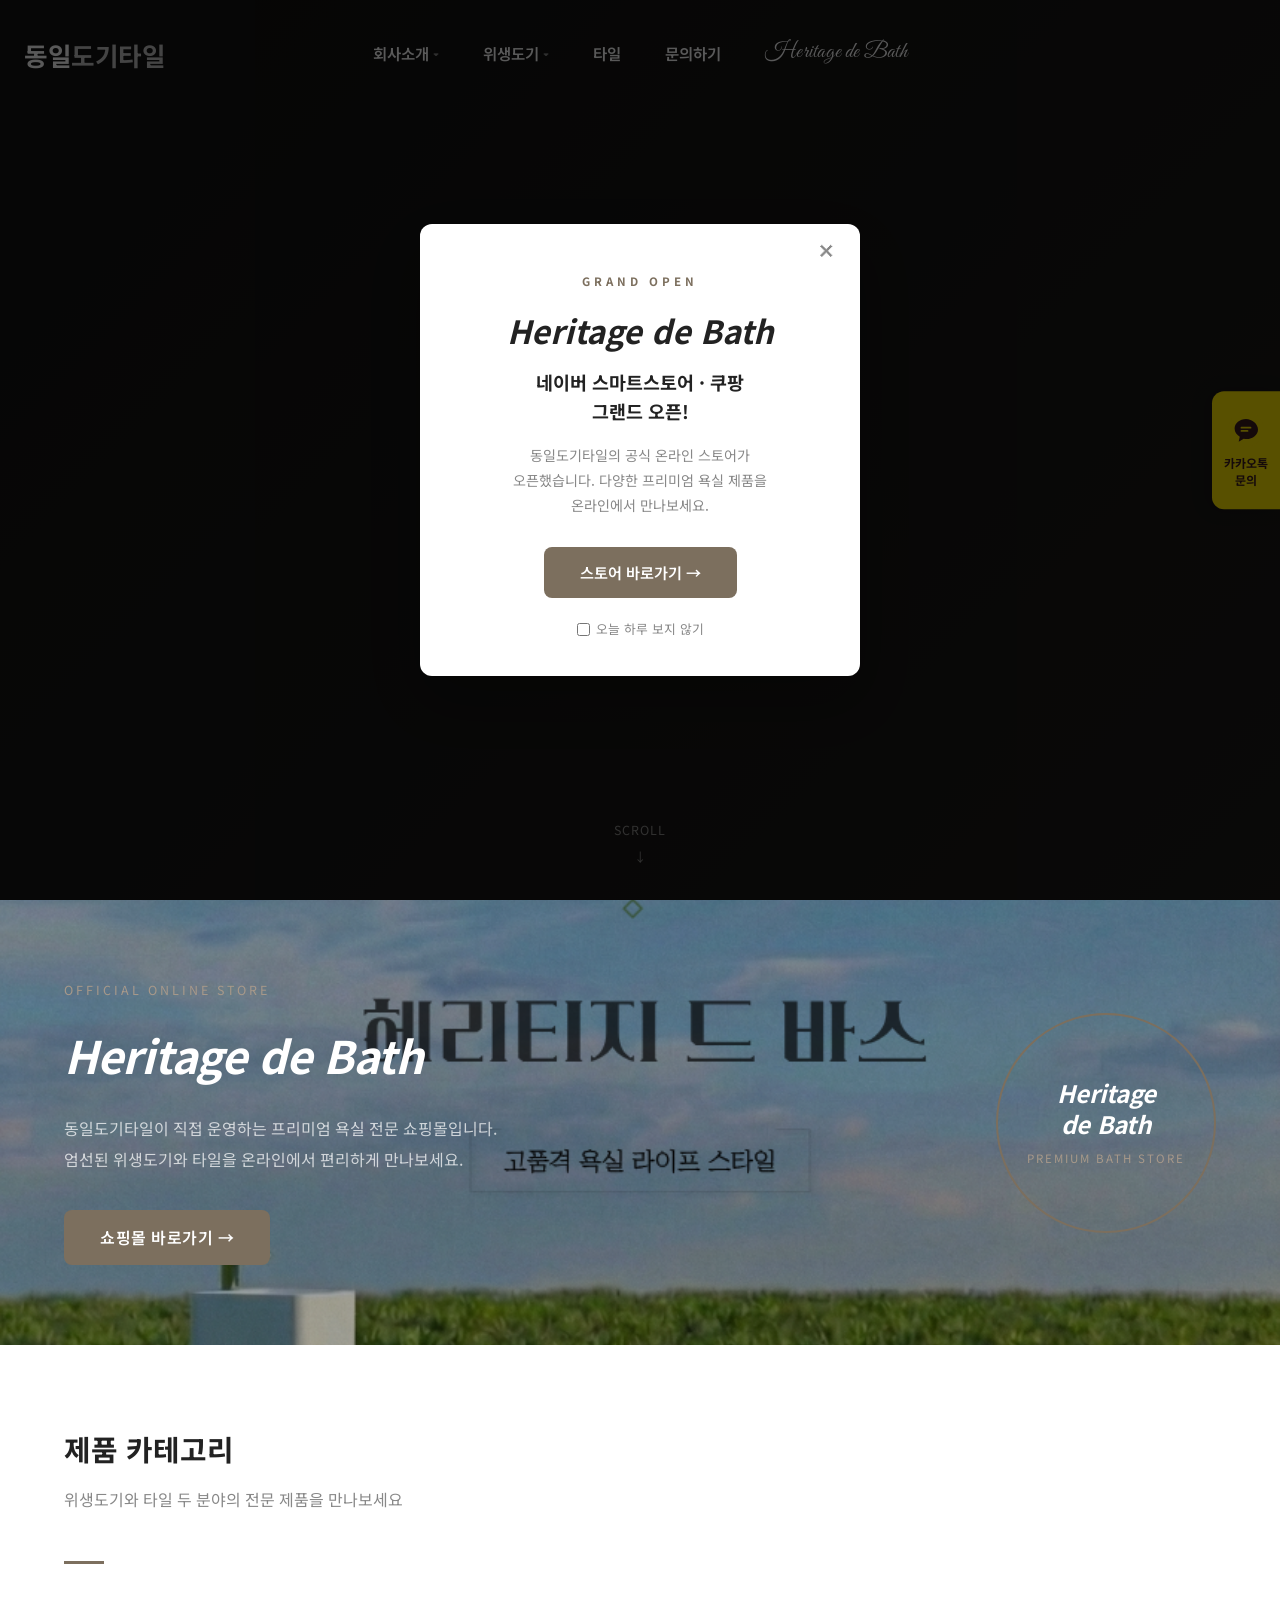
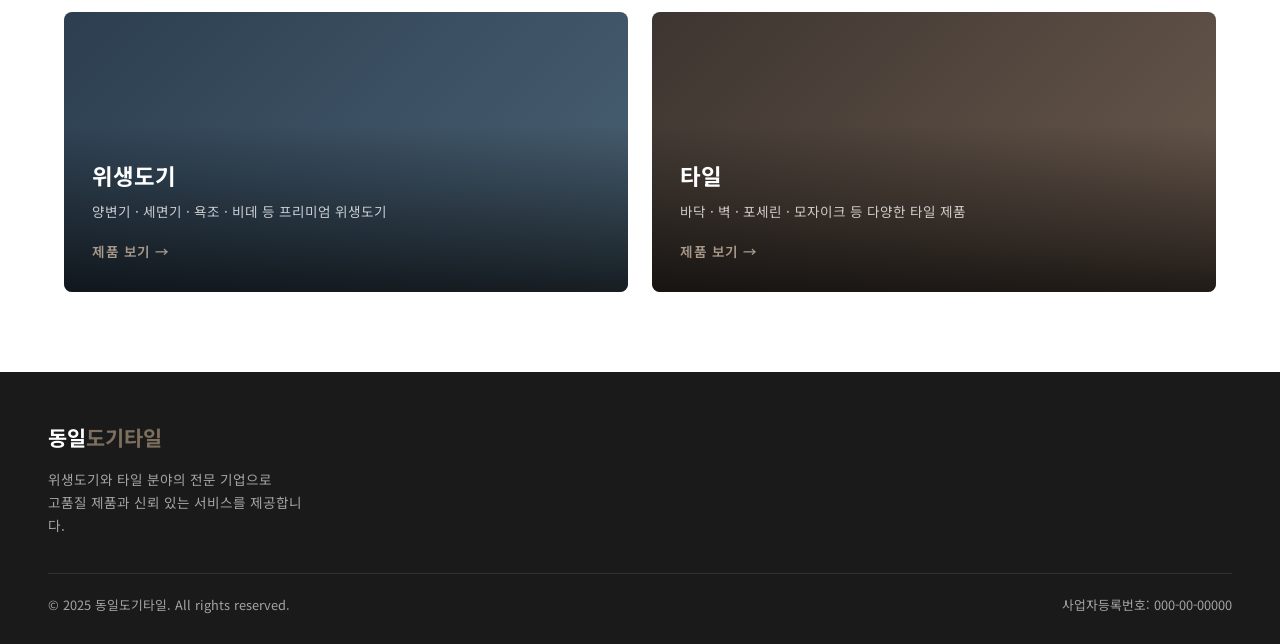
<file: index.html>
<!DOCTYPE html>
<html lang="ko">
<head>
  <meta charset="UTF-8">
  <meta name="viewport" content="width=device-width, initial-scale=1.0">

  <!-- ★ 회사 이름과 설명을 여기서 변경하세요 -->
  <title>동일도기타일 — 위생도기 · 타일 전문</title>
  <meta name="description" content="고품질 위생도기 및 타일 전문 기업. 다양한 대리점 네트워크를 통해 최고의 제품을 공급합니다.">

  <!-- 구글 폰트 (인터넷 연결 필요) -->
  <link rel="preconnect" href="https://fonts.googleapis.com">
  <link href="https://fonts.googleapis.com/css2?family=Noto+Sans+KR:wght@400;500;600;700&family=Great+Vibes&display=swap" rel="stylesheet">

  <!-- 스타일 -->
  <link rel="stylesheet" href="css/style.css">
</head>
<body>

<!-- 헤더 (홈 전용: 투명 시작 → 스크롤/호버 시 흰색) -->
<header class="site-header header-transparent">
  <div class="header-inner">

    <!-- 로고 — 왼쪽 -->
    <a href="index.html" class="logo">동일<span>도기타일</span></a>

    <!-- PC 드롭다운 네비게이션 (가운데 정렬) -->
    <nav class="main-nav">
      <ul class="nav-list">

        <li class="nav-item has-dropdown">
          <a href="about.html">회사소개</a>
          <div class="nav-dropdown">
            <a href="about.html#intro">회사소개</a>
            <a href="about.html#history">연혁</a>
            <a href="about.html#greeting">대표이사 인사말</a>
            <a href="about.html#org">조직도</a>
          </div>
        </li>

        <li class="nav-item has-dropdown">
          <a href="products-sanitary.html">위생도기</a>
          <div class="nav-dropdown">
            <a href="products-sanitary.html">전체보기</a>
            <a href="products-sanitary.html?cat=양변기">양변기</a>
            <a href="products-sanitary.html?cat=세면기">세면기</a>
            <a href="products-sanitary.html?cat=소변기">소변기</a>
            <a href="products-sanitary.html?cat=수전류">수전류</a>
          </div>
        </li>

        <li class="nav-item">
          <a href="products-tile.html">타일</a>
        </li>

        <li class="nav-item">
          <a href="contact.html">문의하기</a>
        </li>

        <li class="nav-item">
          <a href="http://smartstore.naver.com/dongildogi" class="nav-heritage" target="_blank">Heritage de Bath</a>
        </li>

      </ul>
    </nav>

    <button class="hamburger" aria-label="메뉴"><span></span><span></span><span></span></button>
  </div>
</header>

<!-- 모바일 아코디언 메뉴 -->
<nav class="mobile-nav">
  <div class="mob-item">
    <button class="mob-toggle">회사소개 <span class="mob-arrow">▾</span></button>
    <div class="mob-sub">
      <a href="about.html#intro">회사소개</a>
      <a href="about.html#history">연혁</a>
      <a href="about.html#greeting">대표이사 인사말</a>
      <a href="about.html#org">조직도</a>
    </div>
  </div>
  <div class="mob-item">
    <button class="mob-toggle">위생도기 <span class="mob-arrow">▾</span></button>
    <div class="mob-sub">
      <a href="products-sanitary.html">전체보기</a>
      <a href="products-sanitary.html?cat=양변기">양변기</a>
      <a href="products-sanitary.html?cat=세면기">세면기</a>
      <a href="products-sanitary.html?cat=소변기">소변기</a>
      <a href="products-sanitary.html?cat=수전류">수전류</a>
    </div>
  </div>
  <div class="mob-item">
    <a href="products-tile.html" class="mob-toggle is-link">타일</a>
  </div>
  <div class="mob-item">
    <a href="contact.html" class="mob-toggle is-link">문의하기</a>
  </div>
  <div class="mob-item mob-heritage-item">
    <a href="http://smartstore.naver.com/dongildogi" class="mob-toggle is-link mob-heritage-link" target="_blank">
      <span class="mob-heritage-name">Heritage de Bath</span>
      <span class="mob-heritage-sub">프리미엄 쇼핑몰 바로가기</span>
    </a>
  </div>
</nav>


<!-- ═══════════════════════════════════════════════
     히어로 섹션 (영상 배경)
     ★ 영상 교체: videos/hero.mp4 파일을 넣으면 자동 재생
     ★ 영상 없으면 어두운 그라디언트 배경으로 대체됨
     ★ 텍스트: hero-content 안에서 수정
═══════════════════════════════════════════════ -->
<section class="hero">

  <!-- 배경 영상 ★ 영상 파일을 videos/hero.mp4 로 저장하세요 -->
  <video class="hero-video" autoplay muted loop playsinline>
    <source src="videos/hero.mp4" type="video/mp4">
  </video>

  <!-- 영상 없을 때 대체 배경 (영상 로드 전에도 표시) -->
  <div class="hero-fallback-bg"></div>

  <!-- 어두운 반투명 오버레이 -->
  <div class="hero-overlay"></div>

  <!-- 텍스트 콘텐츠 -->
  <div class="hero-content">
    <p class="hero-tag">Since 1970 · 위생도기 · 타일 전문</p>
    <h1 class="hero-title">
      공간을 완성하는<br>프리미엄 건재
    </h1>
    <p class="hero-desc">
      오랜 경험과 신뢰를 바탕으로<br>
      위생도기와 타일 분야의 최고 품질을 공급합니다.
    </p>
    <div class="hero-buttons">
      <a href="products-sanitary.html" class="btn btn-primary">제품 보기</a>
      <a href="contact.html" class="btn btn-outline">문의하기</a>
    </div>
  </div>

  <!-- 스크롤 유도 -->
  <div class="hero-scroll-hint">
    <span>SCROLL</span>
    <span>↓</span>
  </div>

</section>


<!-- ═══════════════════════════════════════════════
     Heritage de Bath 쇼핑몰 소개 섹션
     ★ 바로가기 링크: href="..." 부분에 실제 쇼핑몰 주소를 입력하세요
═══════════════════════════════════════════════ -->
<section class="section heritage-section">
  <div class="container">
    <div class="heritage-inner">

      <!-- 왼쪽: 텍스트 -->
      <div class="heritage-text">
        <p class="heritage-tag">OFFICIAL ONLINE STORE</p>
        <h2 class="heritage-title">Heritage de Bath</h2>
        <p class="heritage-desc">
          동일도기타일이 직접 운영하는 프리미엄 욕실 전문 쇼핑몰입니다.<br>
          엄선된 위생도기와 타일을 온라인에서 편리하게 만나보세요.
        </p>
        <a href="http://smartstore.naver.com/dongildogi" class="btn btn-primary heritage-btn" target="_blank">
          쇼핑몰 바로가기 →
        </a>
      </div>

      <!-- 오른쪽: 장식 박스 -->
      <div class="heritage-visual">
        <div class="heritage-badge">
          <span class="heritage-badge-en">Heritage<br>de Bath</span>
          <span class="heritage-badge-sub">Premium Bath Store</span>
        </div>
      </div>

    </div>
  </div>
</section>


<!-- ═══════════════════════════════════════════════
     제품 카테고리 섹션
═══════════════════════════════════════════════ -->
<section class="section">
  <div class="container">
    <div class="section-title-wrap">
      <h2 class="section-title">제품 카테고리</h2>
      <p class="section-subtitle">위생도기와 타일 두 분야의 전문 제품을 만나보세요</p>
    </div>

    <div class="category-grid">

      <!-- 위생도기 카테고리 -->
      <a href="products-sanitary.html" class="category-card" id="cat-sanitary">
        <div class="category-overlay"></div>
        <div class="category-content">
          <h3>위생도기</h3>
          <p>양변기 · 세면기 · 욕조 · 비데 등 프리미엄 위생도기</p>
          <span class="category-link">제품 보기 →</span>
        </div>
      </a>

      <!-- 타일 카테고리 -->
      <a href="products-tile.html" class="category-card" id="cat-tile">
        <div class="category-overlay"></div>
        <div class="category-content">
          <h3>타일</h3>
          <p>바닥 · 벽 · 포세린 · 모자이크 등 다양한 타일 제품</p>
          <span class="category-link">제품 보기 →</span>
        </div>
      </a>

    </div>
  </div>
</section>



<!-- ═══════════════════════════════════════════════
     푸터
     ★ 회사 정보, 주소, 연락처 수정
═══════════════════════════════════════════════ -->
<footer class="site-footer">
  <div class="container">
    <div class="footer-inner">

      <!-- 회사 정보 -->
      <div>
        <div class="footer-logo">동일<span>도기타일</span></div>  <!-- ★ 회사명 -->
        <p class="footer-desc">
          위생도기와 타일 분야의 전문 기업으로<br>
          고품질 제품과 신뢰 있는 서비스를 제공합니다.
        </p>
      </div>


    </div>

    <div class="footer-bottom">
      <span>© 2025 동일도기타일. All rights reserved.</span>   <!-- ★ 연도/회사명 -->
      <span>사업자등록번호: 000-00-00000</span>           <!-- ★ 사업자번호 -->
    </div>
  </div>
</footer>

<!-- ═══════════════════════════════════════════════
     그랜드 오픈 팝업
     ★ 팝업을 없애려면 아래 전체 블록을 삭제하세요
═══════════════════════════════════════════════ -->
<div id="grand-open-popup" class="popup-overlay">
  <div class="popup-box">
    <button class="popup-close" id="popup-close-btn" aria-label="닫기">✕</button>
    <p class="popup-tag">GRAND OPEN</p>
    <h2 class="popup-title">Heritage de Bath</h2>
    <p class="popup-subtitle">네이버 스마트스토어 · 쿠팡<br>그랜드 오픈!</p>
    <p class="popup-desc">동일도기타일의 공식 온라인 스토어가<br>오픈했습니다. 다양한 프리미엄 욕실 제품을<br>온라인에서 만나보세요.</p>
    <div class="popup-actions">
      <a href="http://smartstore.naver.com/dongildogi" class="btn btn-primary popup-btn" target="_blank">스토어 바로가기 →</a>
    </div>
    <label class="popup-today">
      <input type="checkbox" id="popup-hide-today"> 오늘 하루 보지 않기
    </label>
  </div>
</div>

<script src="js/main.js"></script>
<script>
/* 그랜드 오픈 팝업 */
(function() {
  const popup   = document.getElementById('grand-open-popup');
  const closeBtn = document.getElementById('popup-close-btn');
  const hideCheck = document.getElementById('popup-hide-today');

  /* 오늘 숨기기 쿠키 확인 */
  if (localStorage.getItem('popupHideUntil') > Date.now()) {
    popup.style.display = 'none';
    return;
  }

  /* 닫기 버튼 */
  closeBtn.addEventListener('click', () => {
    if (hideCheck.checked) {
      const midnight = new Date();
      midnight.setHours(23, 59, 59, 0);
      localStorage.setItem('popupHideUntil', midnight.getTime());
    }
    popup.style.display = 'none';
  });

  /* 배경 클릭 시 닫기 */
  popup.addEventListener('click', (e) => {
    if (e.target === popup) closeBtn.click();
  });
})();
</script>
</body>
</html>
</file>
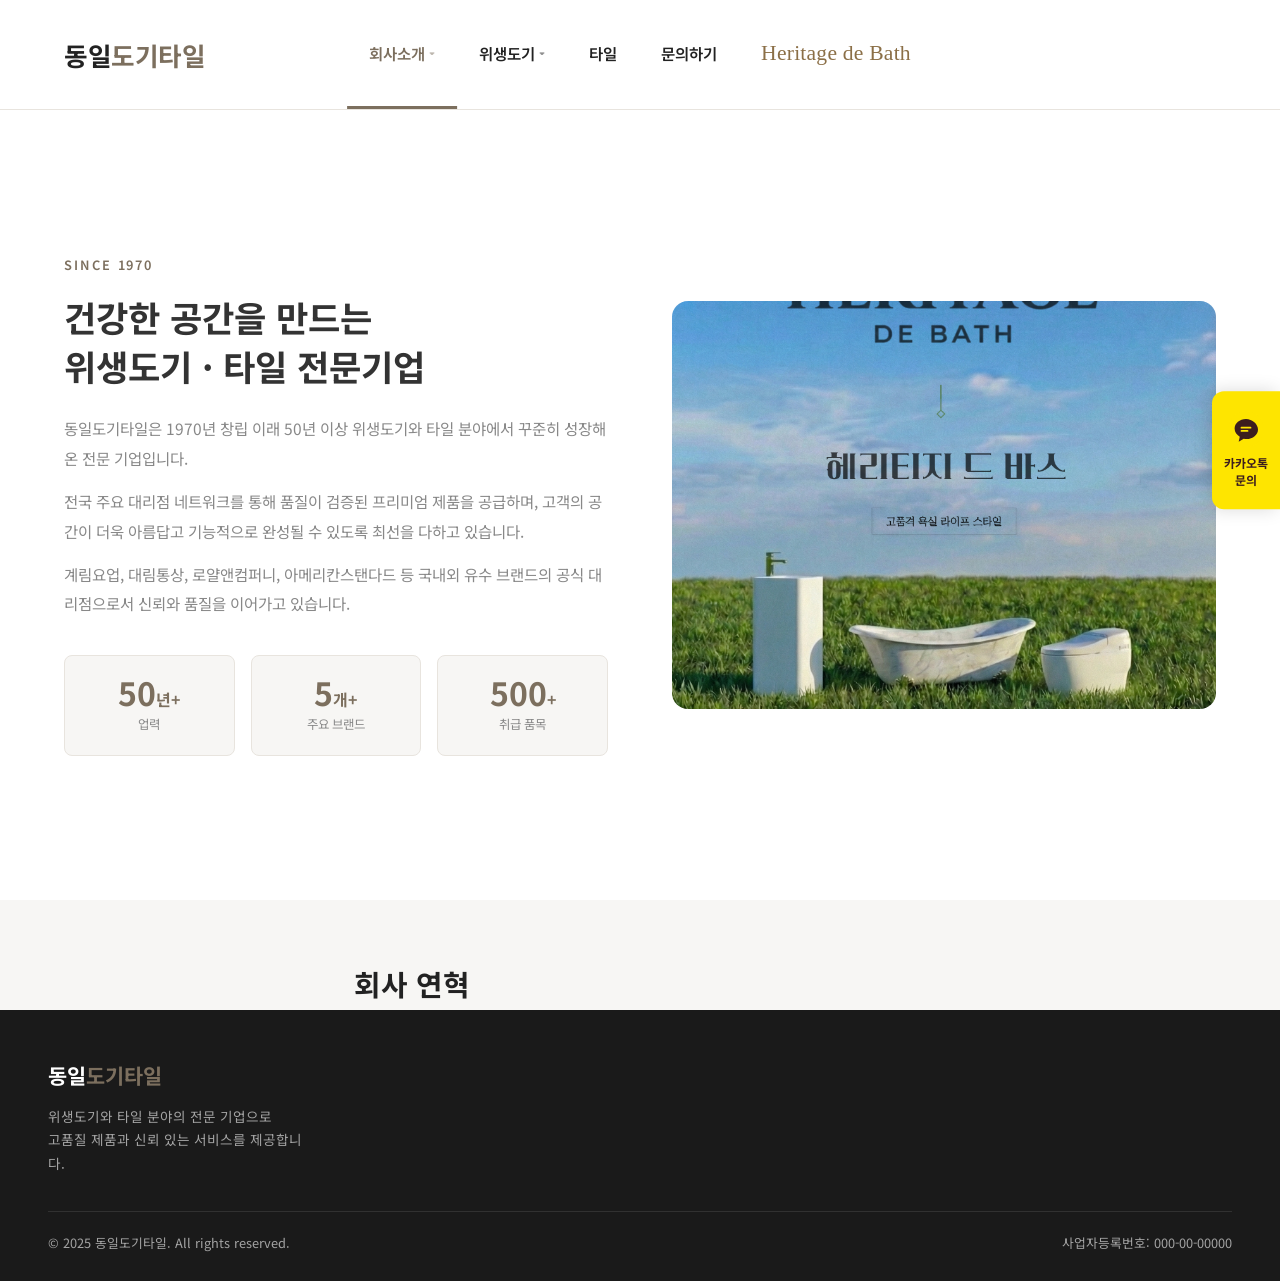
<file: about.html>
<!DOCTYPE html>
<html lang="ko">
<head>
  <meta charset="UTF-8">
  <meta name="viewport" content="width=device-width, initial-scale=1.0">
  <title>회사소개 — 동일도기타일</title>
  <link rel="preconnect" href="https://fonts.googleapis.com">
  <link href="https://fonts.googleapis.com/css2?family=Noto+Sans+KR:wght@400;500;600;700&family=Nanum+Brush+Script&display=swap" rel="stylesheet">
  <link rel="stylesheet" href="css/style.css">
  <style>
    /* ── 풀스크롤 섹션 기본 ─────────────────────────── */
    .about-page {
      scroll-snap-type: y mandatory;
      overflow-y: scroll;
      height: 100vh;
      padding-top: var(--header-height);
      box-sizing: border-box;
    }

    .about-section {
      scroll-snap-align: start;
      min-height: calc(100vh - var(--header-height));
      display: flex;
      align-items: center;
      position: relative;
    }

    /* ── 우측 섹션 점 네비게이션 ────────────────────── */
    .about-dots {
      position: fixed;
      right: 28px;
      top: 50%;
      transform: translateY(-50%);
      display: flex;
      flex-direction: column;
      gap: 14px;
      z-index: 800;
    }

    .about-dot {
      width: 10px;
      height: 10px;
      border-radius: 50%;
      background: rgba(0,0,0,0.2);
      cursor: pointer;
      transition: background 0.2s, transform 0.2s;
      border: 2px solid rgba(255,255,255,0.6);
    }

    .about-dot.active {
      background: var(--color-accent);
      border-color: var(--color-accent);
      transform: scale(1.3);
    }

    /* ── 1. 소개 섹션 ──────────────────────────────── */
    #intro {
      background: var(--color-bg);
    }

    .intro-grid {
      display: grid;
      grid-template-columns: 1fr 1fr;
      gap: 64px;
      align-items: center;
      width: 100%;
    }

    .intro-tag {
      font-size: 0.8rem;
      font-weight: 600;
      color: var(--color-accent);
      letter-spacing: 0.15em;
      text-transform: uppercase;
      margin-bottom: 16px;
    }

    .intro-title {
      font-size: 2.2rem;
      font-weight: 700;
      line-height: 1.4;
      margin-bottom: 24px;
    }

    .intro-desc {
      color: var(--color-text-mute);
      line-height: 1.9;
      margin-bottom: 14px;
      font-size: 0.97rem;
    }

    .intro-stats {
      display: grid;
      grid-template-columns: repeat(3, 1fr);
      gap: 16px;
      margin-top: 36px;
    }

    .intro-stat {
      text-align: center;
      padding: 20px 12px;
      border: 1px solid var(--color-border);
      border-radius: var(--border-radius);
      background: var(--color-bg-soft);
    }

    .intro-stat-num {
      font-size: 2rem;
      font-weight: 700;
      color: var(--color-accent);
      line-height: 1;
    }

    .intro-stat-label {
      font-size: 0.78rem;
      color: var(--color-text-mute);
      margin-top: 6px;
    }

    .intro-image-box {
      background: var(--color-bg-soft);
      border-radius: 16px;
      overflow: hidden;
      aspect-ratio: 4/3;
      display: flex;
      align-items: center;
      justify-content: center;
    }

    .intro-image-box img {
      width: 100%;
      height: 100%;
      object-fit: cover;
    }

    /* ── 2. 연혁 섹션 ──────────────────────────────── */
    #history {
      background: var(--color-bg-soft);
    }

    .history-inner {
      width: 100%;
      padding: 60px 0;
    }

    .timeline-v2 {
      position: relative;
      max-width: 760px;
      margin: 48px auto 0;
    }

    /* 중앙 세로선 */
    .timeline-v2::before {
      content: '';
      position: absolute;
      left: 50%;
      top: 0; bottom: 0;
      width: 2px;
      background: var(--color-border);
      transform: translateX(-50%);
    }

    .tl-item {
      display: flex;
      gap: 40px;
      align-items: flex-start;
      margin-bottom: 36px;
      position: relative;
    }

    /* 짝수: 연도 오른쪽 */
    .tl-item:nth-child(odd) {
      flex-direction: row;
    }
    .tl-item:nth-child(even) {
      flex-direction: row-reverse;
    }

    .tl-year {
      width: calc(50% - 28px);
      text-align: right;
      font-size: 1.1rem;
      font-weight: 700;
      color: var(--color-accent);
      padding-top: 2px;
      flex-shrink: 0;
    }

    .tl-item:nth-child(even) .tl-year {
      text-align: left;
    }

    /* 중앙 점 */
    .tl-dot {
      width: 14px;
      height: 14px;
      background: var(--color-accent);
      border-radius: 50%;
      border: 3px solid var(--color-bg-soft);
      flex-shrink: 0;
      margin-top: 4px;
      position: relative;
      z-index: 1;
    }

    .tl-content {
      width: calc(50% - 28px);
      background: #fff;
      border-radius: 10px;
      padding: 16px 20px;
      box-shadow: 0 2px 12px rgba(0,0,0,0.06);
      border-left: 3px solid var(--color-accent);
    }

    .tl-item:nth-child(even) .tl-content {
      border-left: none;
      border-right: 3px solid var(--color-accent);
    }

    .tl-content h4 {
      font-size: 0.95rem;
      font-weight: 600;
      color: var(--color-primary);
      margin-bottom: 4px;
    }

    .tl-content p {
      font-size: 0.82rem;
      color: var(--color-text-mute);
    }

    /* ── 3. 대표이사 인사말 섹션 ───────────────────── */
    #greeting {
      background: #1a1410;
      color: #fff;
      overflow: hidden;
    }

    /* 깃발 무늬 배경 */
    #greeting::before {
      content: '';
      position: absolute;
      inset: 0;
      background:
        repeating-linear-gradient(
          -45deg,
          transparent,
          transparent 40px,
          rgba(124,111,94,0.07) 40px,
          rgba(124,111,94,0.07) 80px
        );
      pointer-events: none;
    }

    /* 왼쪽 강조 세로 바 */
    #greeting::after {
      content: '';
      position: absolute;
      left: 0; top: 0; bottom: 0;
      width: 6px;
      background: linear-gradient(to bottom, var(--color-accent), #a8998a);
    }

    .greeting-grid {
      display: grid;
      grid-template-columns: 1fr 1.4fr;
      gap: 72px;
      align-items: center;
      width: 100%;
      position: relative;
      z-index: 1;
    }

    /* CEO 사진 영역 */
    .greeting-photo {
      aspect-ratio: 3/4;
      border-radius: 12px;
      border: 1px solid rgba(124,111,94,0.35);
      background: linear-gradient(170deg, rgba(255,255,255,0.07) 0%, rgba(255,255,255,0.02) 100%);
      display: flex;
      flex-direction: column;
      align-items: center;
      justify-content: flex-end;
      overflow: hidden;
      position: relative;
    }

    /* 사람 실루엣 SVG */
    .greeting-photo-silhouette {
      position: absolute;
      bottom: 0;
      width: 80%;
      max-width: 220px;
    }

    .greeting-photo-label {
      position: relative;
      z-index: 2;
      font-size: 0.72rem;
      color: rgba(255,255,255,0.2);
      letter-spacing: 0.12em;
      padding-bottom: 16px;
      text-align: center;
    }

    /* 인사말 텍스트 */
    .greeting-tag {
      font-size: 0.78rem;
      letter-spacing: 0.2em;
      color: var(--color-accent-light);
      text-transform: uppercase;
      margin-bottom: 20px;
    }

    .greeting-title {
      font-size: 1.8rem;
      font-weight: 700;
      margin-bottom: 28px;
      line-height: 1.4;
      color: #fff;
    }

    .greeting-body {
      font-size: 0.95rem;
      line-height: 2;
      color: rgba(255,255,255,0.72);
      margin-bottom: 14px;
    }

    .greeting-sig {
      margin-top: 36px;
      border-top: 1px solid rgba(255,255,255,0.12);
      padding-top: 24px;
    }

    .greeting-sig-role {
      font-size: 0.78rem;
      color: rgba(255,255,255,0.4);
      letter-spacing: 0.1em;
      margin-bottom: 6px;
    }

    .greeting-sig-name {
      font-family: 'Nanum Brush Script', cursive;
      font-size: 3.4rem;
      color: rgba(220, 198, 155, 0.96);
      line-height: 1;
      display: inline-block;
      transform: rotate(-3.5deg) translateX(-4px);
      filter: url(#sig-ink);
      text-shadow:
        1px 1px 0 rgba(0,0,0,0.35),
        0 0 8px rgba(180,150,80,0.12);
      letter-spacing: 0.04em;
    }

    /* ── 4. 조직도 섹션 ────────────────────────────── */
    #org {
      background: var(--color-bg);
    }

    .org-chart {
      display: flex;
      flex-direction: column;
      align-items: center;
      gap: 0;
      margin-top: 48px;
      width: 100%;
    }

    .org-box {
      padding: 12px 28px;
      border-radius: 8px;
      font-weight: 600;
      font-size: 0.95rem;
      white-space: nowrap;
      text-align: center;
    }

    .org-box.ceo {
      background: var(--color-primary);
      color: #fff;
      font-size: 1rem;
      padding: 14px 40px;
      letter-spacing: 0.05em;
    }

    .org-box.managing {
      background: var(--color-accent);
      color: #fff;
      padding: 12px 36px;
    }

    .org-box.dept {
      background: var(--color-bg-soft);
      color: var(--color-primary);
      border: 1.5px solid var(--color-border);
      padding: 12px 24px;
      font-size: 0.9rem;
    }

    .org-vline {
      width: 2px;
      height: 32px;
      background: var(--color-border);
    }

    .org-dept-row {
      display: flex;
      align-items: flex-start;
      gap: 0;
      position: relative;
    }

    /* 부서 연결 가로선 */
    .org-dept-row::before {
      content: '';
      position: absolute;
      top: 0;
      left: 50px;
      right: 50px;
      height: 2px;
      background: var(--color-border);
    }

    .org-dept-col {
      display: flex;
      flex-direction: column;
      align-items: center;
      padding: 0 20px;
    }

    .org-dept-col .org-vline {
      height: 20px;
    }

    /* ── 반응형 ────────────────────────────────────── */
    @media (max-width: 900px) {
      .about-page {
        scroll-snap-type: none;
        height: auto;
        overflow-y: auto;
        padding-top: var(--header-height);
      }
      .about-section {
        min-height: auto;
        padding: 60px 0;
      }
      .intro-grid,
      .greeting-grid {
        grid-template-columns: 1fr;
        gap: 36px;
      }
      .timeline-v2::before { left: 20px; }
      .tl-item,
      .tl-item:nth-child(even) { flex-direction: column; padding-left: 48px; }
      .tl-year,
      .tl-item:nth-child(even) .tl-year { width: auto; text-align: left; }
      .tl-dot { position: absolute; left: 14px; }
      .tl-content,
      .tl-item:nth-child(even) .tl-content {
        width: 100%;
        border-left: 3px solid var(--color-accent);
        border-right: none;
      }
      .about-dots { display: none; }
      .greeting-photo { aspect-ratio: 1/1; max-width: 240px; margin: 0 auto; }
      .org-dept-row::before { left: 30px; right: 30px; }
      .org-dept-col { padding: 0 10px; }
      .org-box.dept { font-size: 0.82rem; padding: 10px 14px; }
    }
  </style>
</head>
<body>

<!-- 헤더 -->
<header class="site-header">
  <div class="container header-inner">
    <a href="index.html" class="logo">동일<span>도기타일</span></a>
    <nav class="main-nav">
      <ul class="nav-list">
        <li class="nav-item has-dropdown">
          <a href="about.html" class="active">회사소개</a>
          <div class="nav-dropdown">
            <a href="about.html#intro">회사소개</a>
            <a href="about.html#history">연혁</a>
            <a href="about.html#greeting">대표이사 인사말</a>
            <a href="about.html#org">조직도</a>
          </div>
        </li>
        <li class="nav-item has-dropdown">
          <a href="products-sanitary.html">위생도기</a>
          <div class="nav-dropdown">
            <a href="products-sanitary.html">전체보기</a>
            <a href="products-sanitary.html?cat=양변기">양변기</a>
            <a href="products-sanitary.html?cat=세면기">세면기</a>
            <a href="products-sanitary.html?cat=소변기">소변기</a>
            <a href="products-sanitary.html?cat=수전류">수전류</a>
          </div>
        </li>
        <li class="nav-item">
          <a href="products-tile.html">타일</a>
        </li>
        <li class="nav-item"><a href="contact.html">문의하기</a></li>
        <li class="nav-item"><a href="http://smartstore.naver.com/dongildogi" class="nav-heritage" target="_blank">Heritage de Bath</a></li>
      </ul>
    </nav>
    <button class="hamburger" aria-label="메뉴"><span></span><span></span><span></span></button>
  </div>
</header>
<nav class="mobile-nav">
  <div class="mob-item">
    <button class="mob-toggle">회사소개 <span class="mob-arrow">▾</span></button>
    <div class="mob-sub">
      <a href="about.html#intro">회사소개</a>
      <a href="about.html#history">연혁</a>
      <a href="about.html#greeting">대표이사 인사말</a>
      <a href="about.html#org">조직도</a>
    </div>
  </div>
  <div class="mob-item">
    <button class="mob-toggle">위생도기 <span class="mob-arrow">▾</span></button>
    <div class="mob-sub">
      <a href="products-sanitary.html">전체보기</a>
      <a href="products-sanitary.html?cat=양변기">양변기</a>
      <a href="products-sanitary.html?cat=세면기">세면기</a>
      <a href="products-sanitary.html?cat=소변기">소변기</a>
      <a href="products-sanitary.html?cat=수전류">수전류</a>
    </div>
  </div>
  <div class="mob-item">
    <a href="products-tile.html" class="mob-toggle is-link">타일</a>
  </div>
  <div class="mob-item">
    <a href="contact.html" class="mob-toggle is-link">문의하기</a>
  </div>
  <div class="mob-item mob-heritage-item">
    <a href="http://smartstore.naver.com/dongildogi" class="mob-toggle is-link mob-heritage-link" target="_blank">
      <span class="mob-heritage-name">Heritage de Bath</span>
      <span class="mob-heritage-sub">프리미엄 쇼핑몰 바로가기</span>
    </a>
  </div>
</nav>

<!-- 우측 섹션 점 네비게이션 -->
<nav class="about-dots" aria-label="섹션 이동">
  <div class="about-dot" data-target="intro"    title="회사소개"></div>
  <div class="about-dot" data-target="history"  title="연혁"></div>
  <div class="about-dot" data-target="greeting" title="대표이사 인사말"></div>
  <div class="about-dot" data-target="org"       title="조직도"></div>
</nav>

<!-- ████████████████████████████████████████████
     풀스크롤 메인 컨텐츠
     ████████████████████████████████████████████ -->
<main class="about-page" id="about-main">

  <!-- ══ 1. 소개 ═══════════════════════════════ -->
  <section class="about-section" id="intro">
    <div class="container">
      <div class="intro-grid">

        <div>
          <p class="intro-tag">Since 1970</p>
          <h2 class="intro-title">건강한 공간을 만드는<br>위생도기 · 타일 전문기업</h2>
          <p class="intro-desc">
            동일도기타일은 1970년 창립 이래 50년 이상 위생도기와 타일 분야에서
            꾸준히 성장해온 전문 기업입니다.
          </p>
          <p class="intro-desc">
            전국 주요 대리점 네트워크를 통해 품질이 검증된 프리미엄 제품을 공급하며,
            고객의 공간이 더욱 아름답고 기능적으로 완성될 수 있도록 최선을 다하고 있습니다.
          </p>
          <p class="intro-desc">
            계림요업, 대림통상, 로얄앤컴퍼니, 아메리칸스탠다드 등
            국내외 유수 브랜드의 공식 대리점으로서 신뢰와 품질을 이어가고 있습니다.
          </p>
          <div class="intro-stats">
            <div class="intro-stat">
              <div class="intro-stat-num">50<span style="font-size:1rem">년+</span></div>
              <div class="intro-stat-label">업력</div>
            </div>
            <div class="intro-stat">
              <div class="intro-stat-num">5<span style="font-size:1rem">개+</span></div>
              <div class="intro-stat-label">주요 브랜드</div>
            </div>
            <div class="intro-stat">
              <div class="intro-stat-num">500<span style="font-size:1rem">+</span></div>
              <div class="intro-stat-label">취급 품목</div>
            </div>
          </div>
        </div>

        <div class="intro-image-box">
          <img src="images/main_2nd.png" alt="동일도기타일 쇼룸">
        </div>

      </div>
    </div>
  </section>

  <!-- ══ 2. 연혁 ═══════════════════════════════ -->
  <section class="about-section" id="history">
    <div class="container">
      <div class="history-inner">
        <div class="section-title-wrap">
          <h2 class="section-title">회사 연혁</h2>
          <p class="section-subtitle">반세기를 넘어 이어온 신뢰의 역사</p>
        </div>

        <div class="timeline-v2">

          <div class="tl-item">
            <div class="tl-year">2017. 08</div>
            <div class="tl-dot"></div>
            <div class="tl-content">
              <h4>(주)동일도기타일 상호 변경</h4>
              <p>위생도기에서 타일 사업까지 아우르는 종합 건재 전문기업으로 도약</p>
            </div>
          </div>

          <div class="tl-item">
            <div class="tl-year">2014. 02</div>
            <div class="tl-dot"></div>
            <div class="tl-content">
              <h4>경향하우징페어 참가 (킨텍스)</h4>
              <p>국내 최대 주거 박람회 참가로 브랜드 인지도 확대</p>
            </div>
          </div>

          <div class="tl-item">
            <div class="tl-year">2013. 08</div>
            <div class="tl-dot"></div>
            <div class="tl-content">
              <h4>(주)동일도기 본사 이전</h4>
              <p>부산광역시 강서구 건축자재유통단지로 본사 이전</p>
            </div>
          </div>

          <div class="tl-item">
            <div class="tl-year">2002</div>
            <div class="tl-dot"></div>
            <div class="tl-content">
              <h4>아메리칸스탠다드 대리점 체결</h4>
              <p>글로벌 프리미엄 위생도기 브랜드 공식 대리점 지정</p>
            </div>
          </div>

          <div class="tl-item">
            <div class="tl-year">1990</div>
            <div class="tl-dot"></div>
            <div class="tl-content">
              <h4>(주)동일도기 법인 전환</h4>
              <p>개인사업자에서 주식회사로 전환, 본격적인 성장 기반 마련</p>
            </div>
          </div>

          <div class="tl-item">
            <div class="tl-year">1975. 08</div>
            <div class="tl-dot"></div>
            <div class="tl-content">
              <h4>로얄앤컴퍼니 대리점 체결</h4>
            </div>
          </div>

          <div class="tl-item">
            <div class="tl-year">1975. 05</div>
            <div class="tl-dot"></div>
            <div class="tl-content">
              <h4>대림통상 대리점 체결</h4>
            </div>
          </div>

          <div class="tl-item">
            <div class="tl-year">1972</div>
            <div class="tl-dot"></div>
            <div class="tl-content">
              <h4>계림요업 대리점 체결</h4>
            </div>
          </div>

          <div class="tl-item">
            <div class="tl-year">1970. 02</div>
            <div class="tl-dot"></div>
            <div class="tl-content">
              <h4>동일도기 개인사업자 설립</h4>
              <p>위생도기 전문 기업으로 첫 발걸음</p>
            </div>
          </div>

        </div>
      </div>
    </div>
  </section>

  <!-- ══ 3. 대표이사 인사말 ═════════════════════ -->
  <section class="about-section" id="greeting">
    <div class="container">
      <div class="greeting-grid">

        <!-- SVG 잉크 필터 (서명용) -->
        <svg style="position:absolute;width:0;height:0;overflow:hidden" aria-hidden="true">
          <defs>
            <filter id="sig-ink" x="-10%" y="-20%" width="120%" height="140%">
              <feTurbulence type="fractalNoise" baseFrequency="0.04 0.06" numOctaves="4" seed="12" result="noise"/>
              <feDisplacementMap in="SourceGraphic" in2="noise" scale="2.2" xChannelSelector="R" yChannelSelector="G" result="displaced"/>
              <feGaussianBlur in="displaced" stdDeviation="0.3" result="blurred"/>
              <feComposite in="blurred" in2="SourceGraphic" operator="in"/>
            </filter>
          </defs>
        </svg>

        <!-- 대표이사 사진 — 실제 사진 준비되면 img 태그로 교체하세요 -->
        <div class="greeting-photo">
          <!-- ★ 사진 교체: 아래 SVG 대신 <img src="images/ceo.jpg" style="width:100%;height:100%;object-fit:cover;border-radius:12px;"> -->
          <svg class="greeting-photo-silhouette" viewBox="0 0 200 300" xmlns="http://www.w3.org/2000/svg" aria-hidden="true">
            <!-- 정장 입은 인물 실루엣 -->
            <defs>
              <linearGradient id="sg" x1="0" y1="0" x2="0" y2="1">
                <stop offset="0%" stop-color="rgba(255,255,255,0.13)"/>
                <stop offset="100%" stop-color="rgba(255,255,255,0.04)"/>
              </linearGradient>
            </defs>
            <!-- 몸통·정장 -->
            <path d="M60 155 Q50 160 42 200 L36 300 H164 L158 200 Q150 160 140 155 L120 148 L100 170 L80 148 Z" fill="url(#sg)"/>
            <!-- 넥타이 -->
            <path d="M100 148 L94 165 L100 195 L106 165 Z" fill="rgba(180,150,80,0.25)"/>
            <!-- 셔츠 라펠 왼쪽 -->
            <path d="M80 148 L90 155 L88 175 L76 160 Z" fill="rgba(255,255,255,0.08)"/>
            <!-- 셔츠 라펠 오른쪽 -->
            <path d="M120 148 L110 155 L112 175 L124 160 Z" fill="rgba(255,255,255,0.08)"/>
            <!-- 목 -->
            <rect x="88" y="118" width="24" height="32" rx="8" fill="rgba(255,255,255,0.11)"/>
            <!-- 머리 -->
            <ellipse cx="100" cy="96" rx="32" ry="36" fill="rgba(255,255,255,0.13)"/>
            <!-- 귀 -->
            <ellipse cx="68.5" cy="96" rx="5" ry="8" fill="rgba(255,255,255,0.09)"/>
            <ellipse cx="131.5" cy="96" rx="5" ry="8" fill="rgba(255,255,255,0.09)"/>
            <!-- 어깨 라인 -->
            <path d="M42 200 Q38 170 55 158 L80 148" stroke="rgba(255,255,255,0.12)" stroke-width="1.5" fill="none"/>
            <path d="M158 200 Q162 170 145 158 L120 148" stroke="rgba(255,255,255,0.12)" stroke-width="1.5" fill="none"/>
          </svg>
          <p class="greeting-photo-label">대표이사 사진 준비 중</p>
        </div>

        <!-- 인사말 텍스트 -->
        <div>
          <p class="greeting-tag">대표이사 인사말</p>
          <h2 class="greeting-title">고객 여러분께<br>드리는 인사말</h2>

          <p class="greeting-body">
            안녕하십니까. (주)동일도기타일 대표이사 이윤재입니다.
          </p>
          <p class="greeting-body">
            저희 동일도기타일은 1970년 창업 이래 반세기가 넘는 세월 동안
            위생도기와 타일 분야에서 여러분과 함께 성장해 왔습니다.
            계림요업, 대림통상, 로얄앤컴퍼니, 아메리칸스탠다드 등
            국내외 유수 브랜드의 공식 대리점으로서 품질과 신뢰를 지켜왔습니다.
          </p>
          <p class="greeting-body">
            오랜 경험과 정직한 서비스로 고객 여러분의 공간을 더욱 아름답고
            쾌적하게 만드는 것이 저희의 사명입니다.
            앞으로도 변함없는 성원을 부탁드리며,
            동일도기타일은 더 나은 내일을 위해 끊임없이 노력하겠습니다.
          </p>
          <p class="greeting-body">감사합니다.</p>

          <div class="greeting-sig">
            <p class="greeting-sig-role">(주)동일도기타일 대표이사</p>
            <p class="greeting-sig-name">이윤재</p>
            <!-- 서명 아래 도장 느낌의 장식 -->
            <div style="margin-top:10px; display:flex; align-items:center; gap:10px;">
              <div style="width:36px; height:1px; background:rgba(255,255,255,0.12);"></div>
              <span style="font-size:0.68rem; letter-spacing:0.18em; color:rgba(255,255,255,0.2);">LEE YUNJAE</span>
              <div style="width:36px; height:1px; background:rgba(255,255,255,0.12);"></div>
            </div>
          </div>
        </div>

      </div>
    </div>
  </section>

  <!-- ══ 4. 조직도 ══════════════════════════════ -->
  <section class="about-section" id="org">
    <div class="container">
      <div class="section-title-wrap">
        <h2 class="section-title">조직도</h2>
        <p class="section-subtitle">체계적인 조직으로 최고의 서비스를 제공합니다</p>
      </div>

      <div class="org-chart">

        <!-- 대표이사 -->
        <div class="org-box ceo">대표이사</div>
        <div class="org-vline"></div>

        <!-- 상무이사 -->
        <div class="org-box managing">상무이사</div>
        <div class="org-vline"></div>

        <!-- 부서 연결 가로선 + 4개 부서 -->
        <div class="org-dept-row">
          <div class="org-dept-col">
            <div class="org-vline"></div>
            <div class="org-box dept">관리부</div>
          </div>
          <div class="org-dept-col">
            <div class="org-vline"></div>
            <div class="org-box dept">영업부</div>
          </div>
          <div class="org-dept-col">
            <div class="org-vline"></div>
            <div class="org-box dept">자재부</div>
          </div>
          <div class="org-dept-col">
            <div class="org-vline"></div>
            <div class="org-box dept">공무부</div>
          </div>
        </div>

      </div>
    </div>
  </section>

</main>

<!-- 푸터 -->
<footer class="site-footer">
  <div class="container">
    <div class="footer-inner">
      <div>
        <div class="footer-logo">동일<span>도기타일</span></div>
        <p class="footer-desc">위생도기와 타일 분야의 전문 기업으로<br>고품질 제품과 신뢰 있는 서비스를 제공합니다.</p>
      </div>
    </div>
    <div class="footer-bottom">
      <span>© 2025 동일도기타일. All rights reserved.</span>
      <span>사업자등록번호: 000-00-00000</span>
    </div>
  </div>
</footer>

<script src="js/main.js"></script>
<script>
/* ── 풀스크롤 점 네비게이션 ─────────────────────────────── */
(function() {
  const scrollEl = document.getElementById('about-main');
  const dots     = document.querySelectorAll('.about-dot');
  const sections = ['intro','history','greeting','org'];

  // 점 클릭 → 해당 섹션으로 이동
  dots.forEach(dot => {
    dot.addEventListener('click', () => {
      const el = document.getElementById(dot.dataset.target);
      if (el) el.scrollIntoView({ behavior: 'smooth' });
    });
  });

  // 스크롤 감지 → 현재 섹션 점 활성화
  function updateDots() {
    const container = scrollEl || window;
    const scrollTop = scrollEl ? scrollEl.scrollTop : window.scrollY;
    const viewH     = window.innerHeight;

    let current = 0;
    sections.forEach((id, i) => {
      const el = document.getElementById(id);
      if (!el) return;
      const top = el.getBoundingClientRect().top;
      if (top <= viewH / 2) current = i;
    });

    dots.forEach((dot, i) => dot.classList.toggle('active', i === current));
  }

  if (scrollEl) {
    scrollEl.addEventListener('scroll', updateDots, { passive: true });
  } else {
    window.addEventListener('scroll', updateDots, { passive: true });
  }
  updateDots();

  // 앵커 링크(#history 등)로 접근 시 스크롤
  const hash = window.location.hash.replace('#', '');
  if (hash && scrollEl) {
    const target = document.getElementById(hash);
    if (target) setTimeout(() => target.scrollIntoView({ behavior: 'smooth' }), 100);
  }
})();
</script>
</body>
</html>
</file>
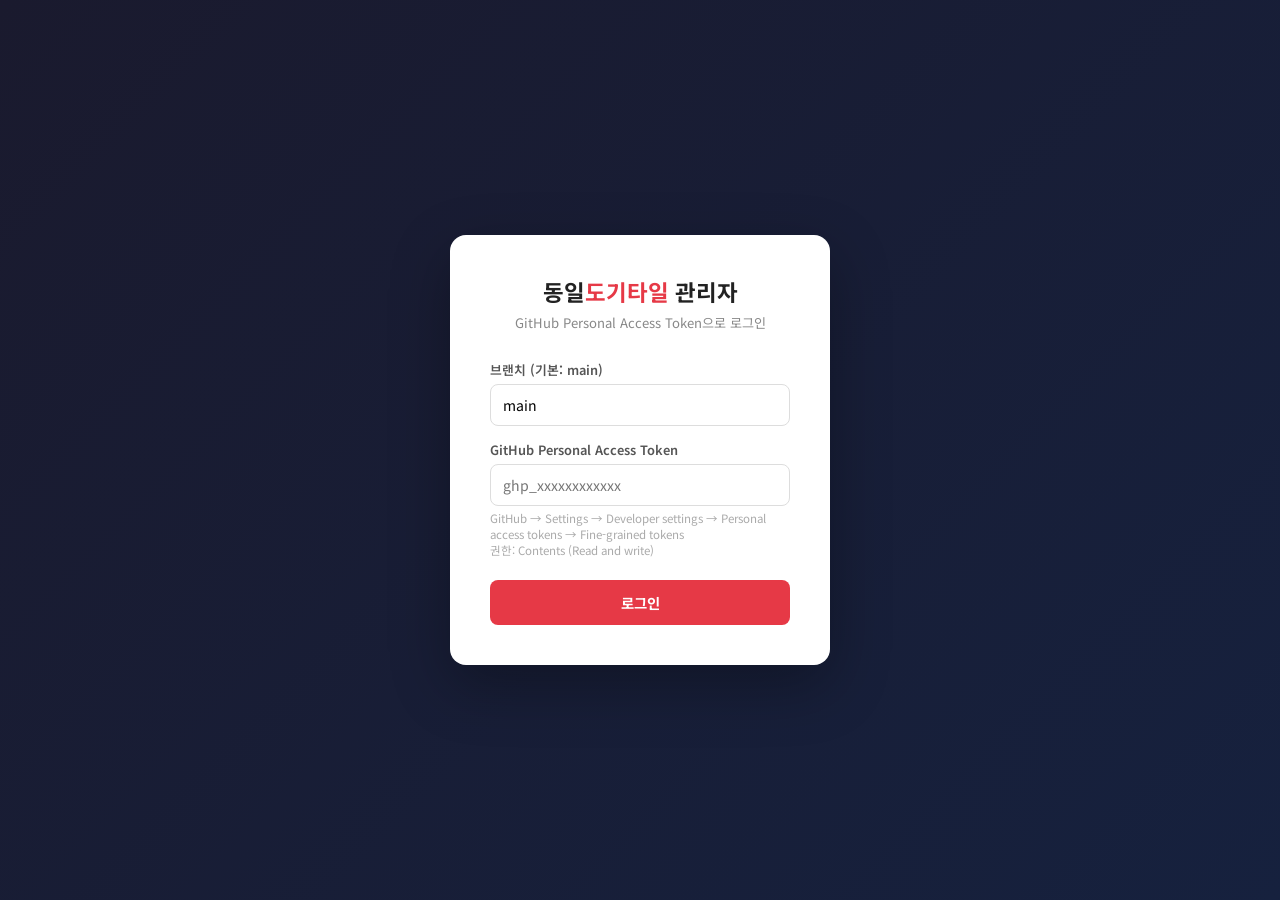
<file: admin.html>
<!DOCTYPE html>
<html lang="ko">
<head>
  <meta charset="UTF-8">
  <meta name="viewport" content="width=device-width, initial-scale=1.0">
  <title>관리자 — 동일도기타일</title>
  <link rel="preconnect" href="https://fonts.googleapis.com">
  <link href="https://fonts.googleapis.com/css2?family=Noto+Sans+KR:wght@400;500;600;700&display=swap" rel="stylesheet">
  <style>
    *{box-sizing:border-box;margin:0;padding:0}
    body{font-family:'Noto Sans KR',sans-serif;background:#f0f2f5;color:#222;font-size:14px}
    a{color:inherit;text-decoration:none}

    /* 로그인 */
    .login-wrap{min-height:100vh;display:flex;align-items:center;justify-content:center;background:linear-gradient(135deg,#1a1a2e,#16213e)}
    .login-box{background:#fff;border-radius:16px;padding:40px;width:380px;box-shadow:0 20px 60px rgba(0,0,0,0.3)}
    .login-logo{font-size:1.4rem;font-weight:700;text-align:center;margin-bottom:6px}
    .login-logo span{color:#e63946}
    .login-sub{text-align:center;color:#888;font-size:0.82rem;margin-bottom:28px}
    .login-field{margin-bottom:14px}
    .login-field label{display:block;font-size:0.8rem;font-weight:600;margin-bottom:5px;color:#555}
    .login-field input{width:100%;padding:10px 12px;border:1.5px solid #ddd;border-radius:8px;font-size:0.88rem;font-family:inherit;outline:none;transition:border-color .2s}
    .login-field input:focus{border-color:#e63946}
    .login-field .hint{font-size:0.72rem;color:#aaa;margin-top:4px}
    .btn-login{width:100%;padding:12px;background:#e63946;color:#fff;border:none;border-radius:8px;font-size:0.9rem;font-weight:700;cursor:pointer;margin-top:8px;font-family:inherit;transition:opacity .15s}
    .btn-login:hover{opacity:.88}
    .login-err{color:#e63946;font-size:0.8rem;text-align:center;margin-top:10px;display:none}

    /* 레이아웃 */
    .admin-wrap{display:none;min-height:100vh}
    .topbar{background:#1a1a2e;color:#fff;padding:0 28px;height:54px;display:flex;align-items:center;justify-content:space-between;position:sticky;top:0;z-index:100}
    .topbar-logo{font-weight:700;font-size:1rem}
    .topbar-logo span{color:#e63946}
    .topbar-right{display:flex;align-items:center;gap:16px;font-size:0.8rem;color:rgba(255,255,255,.6)}
    .btn-logout{background:rgba(255,255,255,.1);border:none;color:#fff;padding:6px 14px;border-radius:6px;cursor:pointer;font-size:0.78rem;font-family:inherit}
    .btn-logout:hover{background:rgba(255,255,255,.2)}

    .body-wrap{display:flex;min-height:calc(100vh - 54px)}
    .sidebar{width:200px;background:#fff;border-right:1px solid #e8e8e8;padding:20px 0;flex-shrink:0}
    .nav-section{font-size:0.68rem;font-weight:700;color:#aaa;padding:0 20px;margin-bottom:6px;margin-top:16px;letter-spacing:.05em}
    .nav-item{display:flex;align-items:center;gap:10px;padding:10px 20px;cursor:pointer;color:#555;font-size:0.85rem;transition:background .15s,color .15s;border-left:3px solid transparent}
    .nav-item:hover{background:#f8f9fc;color:#222}
    .nav-item.active{background:#fff5f6;color:#e63946;border-left-color:#e63946;font-weight:600}
    .nav-icon{font-size:1rem;width:18px;text-align:center}

    .main{flex:1;padding:28px;overflow-y:auto}
    .page{display:none}
    .page.active{display:block}
    .page-title{font-size:1.2rem;font-weight:700;margin-bottom:20px;display:flex;align-items:center;gap:10px}
    .page-title span{font-size:1.4rem}

    /* 카드 */
    .card{background:#fff;border-radius:10px;border:1px solid #e8e8e8;padding:24px;margin-bottom:20px}
    .card-title{font-weight:700;margin-bottom:16px;font-size:0.9rem;color:#1a1a2e}

    /* 폼 */
    .form-row{display:grid;grid-template-columns:1fr 1fr;gap:16px;margin-bottom:14px}
    .form-row.full{grid-template-columns:1fr}
    .form-row.three{grid-template-columns:1fr 1fr 1fr}
    .fld label{display:block;font-size:0.78rem;font-weight:600;color:#555;margin-bottom:5px}
    .fld input,.fld select,.fld textarea{width:100%;padding:9px 11px;border:1.5px solid #ddd;border-radius:7px;font-size:0.85rem;font-family:inherit;outline:none;transition:border-color .2s;background:#fff}
    .fld input:focus,.fld select:focus,.fld textarea:focus{border-color:#e63946}
    .fld textarea{resize:vertical;min-height:80px}
    .fld .hint{font-size:0.71rem;color:#aaa;margin-top:3px}

    /* 이미지 업로드 */
    .img-toggle{display:flex;gap:8px;margin-bottom:10px}
    .img-toggle button{padding:5px 14px;border-radius:6px;border:1.5px solid #ddd;background:#fff;cursor:pointer;font-size:0.78rem;font-family:inherit;color:#555}
    .img-toggle button.active{border-color:#e63946;color:#e63946;background:#fff5f6}

    /* 파일 드롭존 */
    .dropzone{border:2px dashed #ddd;border-radius:8px;padding:20px;text-align:center;cursor:pointer;transition:border-color .2s,background .2s;background:#fafafa}
    .dropzone:hover,.dropzone.drag{border-color:#e63946;background:#fff5f6}
    .dropzone input{display:none}
    .dropzone p{font-size:0.8rem;color:#aaa;margin-top:6px}
    .dropzone .dz-icon{font-size:1.8rem}
    .dz-preview{display:flex;align-items:center;gap:10px;padding:8px 10px;background:#f8f9fc;border-radius:6px;margin-top:8px;font-size:0.8rem}
    .dz-preview img{width:36px;height:36px;object-fit:cover;border-radius:4px;border:1px solid #eee}
    .dz-preview .dz-name{flex:1;color:#333;font-weight:500;overflow:hidden;text-overflow:ellipsis;white-space:nowrap}
    .dz-preview .dz-size{color:#aaa;flex-shrink:0}
    .dz-preview .dz-remove{background:none;border:none;cursor:pointer;color:#aaa;font-size:1rem}
    .dz-preview .dz-remove:hover{color:#e63946}

    /* 규격 동적 입력 */
    .spec-list{display:flex;flex-direction:column;gap:8px;margin-bottom:8px}
    .spec-row{display:flex;gap:8px;align-items:center}
    .spec-row input{flex:1;padding:8px 10px;border:1.5px solid #ddd;border-radius:6px;font-size:0.82rem;font-family:inherit;outline:none}
    .spec-row input:focus{border-color:#e63946}
    .spec-row button{background:none;border:1.5px solid #f0f0f0;border-radius:6px;padding:6px 10px;cursor:pointer;color:#aaa;font-size:0.9rem}
    .spec-row button:hover{border-color:#e63946;color:#e63946}
    .btn-add-spec{font-size:0.78rem;color:#e63946;background:none;border:1.5px dashed #f5a0a5;padding:6px 14px;border-radius:6px;cursor:pointer;font-family:inherit}
    .btn-add-spec:hover{background:#fff5f6}

    /* 버튼 */
    .btn{display:inline-flex;align-items:center;gap:6px;padding:10px 20px;border-radius:7px;font-size:0.85rem;font-weight:600;cursor:pointer;border:none;font-family:inherit;transition:opacity .15s}
    .btn:hover{opacity:.85}
    .btn-primary{background:#e63946;color:#fff}
    .btn-dark{background:#1a1a2e;color:#fff}
    .btn-gray{background:#f0f0f0;color:#555}
    .btn-sm{padding:7px 14px;font-size:0.78rem}
    .btn-group{display:flex;gap:10px;flex-wrap:wrap;margin-top:20px}

    /* 제품 목록 테이블 */
    .tbl-wrap{overflow-x:auto}
    table{width:100%;border-collapse:collapse;font-size:0.82rem}
    th{background:#f8f9fc;padding:10px 12px;text-align:left;font-weight:600;color:#555;border-bottom:2px solid #eee;white-space:nowrap}
    td{padding:10px 12px;border-bottom:1px solid #f0f0f0;vertical-align:middle}
    tr:hover td{background:#fafbff}
    .tbl-img{width:44px;height:44px;object-fit:cover;border-radius:6px;border:1px solid #eee}
    .tbl-brand{font-size:0.72rem;color:#888}
    .tbl-name{font-weight:600}
    .pill{display:inline-block;padding:2px 8px;border-radius:999px;font-size:0.7rem;font-weight:600}
    .pill-cat{background:#e8f4fd;color:#1a5276}
    .pill-doc-t{background:#fde8e8;color:#c0392b}
    .pill-doc-w{background:#d4eaf7;color:#1a5276}
    .pill-doc-e{background:#d4f7e0;color:#1a7a40}
    .tbl-actions{display:flex;gap:6px}
    .btn-edit,.btn-del{padding:5px 11px;border-radius:5px;font-size:0.75rem;font-weight:600;cursor:pointer;border:none;font-family:inherit}
    .btn-edit{background:#e8f4fd;color:#1a5276}
    .btn-del{background:#fde8e8;color:#c0392b}
    .btn-edit:hover{background:#d4eaf7}
    .btn-del:hover{background:#f9c6c6}

    /* 토스트 */
    .toast{position:fixed;top:70px;left:50%;transform:translateX(-50%) translateY(-10px);padding:11px 24px;border-radius:8px;font-size:0.85rem;font-weight:600;opacity:0;pointer-events:none;transition:all .3s;z-index:9999;white-space:nowrap}
    .toast.show{opacity:1;transform:translateX(-50%) translateY(0)}
    .toast-ok{background:#27ae60;color:#fff}
    .toast-err{background:#e63946;color:#fff}
    .toast-info{background:#1a1a2e;color:#fff}

    /* 로딩 */
    .loading{text-align:center;padding:40px;color:#aaa;font-size:0.9rem}
    .spinner{display:inline-block;width:24px;height:24px;border:3px solid #eee;border-top-color:#e63946;border-radius:50%;animation:spin .8s linear infinite;margin-bottom:10px}
    @keyframes spin{to{transform:rotate(360deg)}}

    /* 진행바 */
    .progress-wrap{background:#f0f0f0;border-radius:999px;height:8px;overflow:hidden;margin-top:8px}
    .progress-bar{height:100%;background:#e63946;border-radius:999px;width:0;transition:width .3s}

    /* 대시보드 통계 */
    .stat-grid{display:grid;grid-template-columns:repeat(4,1fr);gap:16px;margin-bottom:24px}
    .stat-box{background:#fff;border-radius:10px;border:1px solid #e8e8e8;padding:20px;text-align:center}
    .stat-num{font-size:2rem;font-weight:700;color:#1a1a2e}
    .stat-lbl{font-size:0.75rem;color:#aaa;margin-top:4px}

    /* 파일 관리 탭 */
    .doc-upload-grid{display:grid;grid-template-columns:1fr 1fr 1fr;gap:16px}
    .doc-upload-box{background:#fff;border-radius:10px;border:1px solid #e8e8e8;padding:20px}
    .doc-upload-box h4{font-size:0.85rem;margin-bottom:12px;display:flex;align-items:center;gap:6px}

    /* 서류 다운로드 링크 */
    .pill-link{display:inline-block;padding:2px 8px;border-radius:999px;font-size:0.7rem;font-weight:600;text-decoration:none;cursor:pointer;transition:opacity .15s}
    .pill-link:hover{opacity:.75}
    .pill-link-t{background:#fde8e8;color:#c0392b}
    .pill-link-w{background:#d4eaf7;color:#1a5276}
    .pill-link-e{background:#d4f7e0;color:#1a7a40}

    /* 일괄 등록 테이블 */
    .bulk-drop-area{border:2px dashed #ddd;border-radius:8px;padding:32px;text-align:center;cursor:pointer;transition:border-color .2s,background .2s;background:#fafafa;margin-bottom:16px}
    .bulk-drop-area:hover,.bulk-drop-area.drag{border-color:#e63946;background:#fff5f6}
    .bulk-drop-area input{display:none}
    .bulk-drop-icon{font-size:2.2rem;margin-bottom:8px}
    .bulk-drop-hint{font-size:0.82rem;color:#aaa}
    .bulk-table{width:100%;border-collapse:collapse;font-size:0.82rem;margin-top:4px}
    .bulk-table th{background:#f8f9fc;padding:9px 10px;text-align:left;font-weight:600;color:#555;border-bottom:2px solid #eee;white-space:nowrap}
    .bulk-table td{padding:8px 10px;border-bottom:1px solid #f0f0f0;vertical-align:middle}
    .bulk-table tr:hover td{background:#fafbff}
    .bulk-table select{width:100%;padding:5px 8px;border:1.5px solid #ddd;border-radius:5px;font-size:0.78rem;font-family:inherit;outline:none}
    .bulk-table select:focus{border-color:#e63946}
    .bulk-status{font-size:0.75rem;font-weight:600;padding:3px 8px;border-radius:999px}
    .bulk-status.wait{background:#f0f0f0;color:#888}
    .bulk-status.ok{background:#d4f7e0;color:#1a7a40}
    .bulk-status.err{background:#fde8e8;color:#c0392b}
    .bulk-status.uploading{background:#fff3cd;color:#856404}
    .info-box{background:#f0f7ff;border:1px solid #c8e0f9;border-radius:8px;padding:14px 18px;font-size:0.8rem;color:#1a5276;line-height:1.8;margin-bottom:20px}
    .info-box strong{display:block;margin-bottom:4px;font-size:0.85rem}

    @media(max-width:900px){
      .stat-grid{grid-template-columns:1fr 1fr}
      .form-row{grid-template-columns:1fr}
      .form-row.three{grid-template-columns:1fr}
      .doc-upload-grid{grid-template-columns:1fr}
      .sidebar{display:none}
    }
  </style>
</head>
<body>

<!-- ══════════════════════════════════
     로그인 화면
══════════════════════════════════ -->
<div class="login-wrap" id="loginWrap">
  <div class="login-box">
    <div class="login-logo">동일<span>도기타일</span> 관리자</div>
    <div class="login-sub">GitHub Personal Access Token으로 로그인</div>

    <div class="login-field">
      <label>브랜치 (기본: main)</label>
      <input type="text" id="loginBranch" value="main" placeholder="main 또는 master">
    </div>
    <div class="login-field">
      <label>GitHub Personal Access Token</label>
      <input type="password" id="loginToken" placeholder="ghp_xxxxxxxxxxxx">
      <div class="hint">
        GitHub → Settings → Developer settings → Personal access tokens → Fine-grained tokens<br>
        권한: Contents (Read and write)
      </div>
    </div>
    <button class="btn-login" id="btnLogin">로그인</button>
    <div class="login-err" id="loginErr">토큰이 올바르지 않거나 저장소 접근 권한이 없습니다.</div>
  </div>
</div>

<!-- ══════════════════════════════════
     관리자 화면
══════════════════════════════════ -->
<div class="admin-wrap" id="adminWrap">

  <!-- 상단 바 -->
  <div class="topbar">
    <div class="topbar-logo">동일<span>도기타일</span> 관리자</div>
    <div class="topbar-right">
      <span id="repoLabel">rinsoffical-art/rinsofficial</span>
      <button class="btn-logout" id="btnLogout">로그아웃</button>
    </div>
  </div>

  <div class="body-wrap">

    <!-- 사이드 메뉴 -->
    <div class="sidebar">
      <div class="nav-section">메뉴</div>
      <div class="nav-item active" data-page="dashboard"><span class="nav-icon">🏠</span> 대시보드</div>
      <div class="nav-item" data-page="product-list"><span class="nav-icon">📦</span> 제품 목록</div>
      <div class="nav-item" data-page="product-add"><span class="nav-icon">➕</span> 제품 추가</div>
      <div class="nav-section">파일</div>
      <div class="nav-item" data-page="doc-upload"><span class="nav-icon">📄</span> 서류 업로드</div>
      <div class="nav-item" data-page="doc-bulk"><span class="nav-icon">📦</span> 서류 일괄 등록</div>
    </div>

    <!-- 메인 콘텐츠 -->
    <div class="main">

      <!-- 대시보드 -->
      <div class="page active" id="page-dashboard">
        <div class="page-title"><span>🏠</span> 대시보드</div>
        <div class="stat-grid" id="statGrid">
          <div class="stat-box"><div class="stat-num" id="statTotal">-</div><div class="stat-lbl">전체 제품</div></div>
          <div class="stat-box"><div class="stat-num" id="statSanitary">-</div><div class="stat-lbl">위생도기</div></div>
          <div class="stat-box"><div class="stat-num" id="statFaucet">-</div><div class="stat-lbl">수전류</div></div>
          <div class="stat-box"><div class="stat-num" id="statDocs">-</div><div class="stat-lbl">서류 등록 제품</div></div>
        </div>
        <div class="card">
          <div class="card-title">브랜드별 현황</div>
          <div id="brandStats" class="loading"><div class="spinner"></div><br>데이터 로딩 중...</div>
        </div>
      </div>

      <!-- 제품 목록 -->
      <div class="page" id="page-product-list">
        <div class="page-title"><span>📦</span> 제품 목록</div>
        <div class="card">
          <div style="display:flex;gap:10px;margin-bottom:16px;align-items:center">
            <input type="text" id="listSearch" placeholder="🔍  제품명·모델·브랜드 검색"
              style="flex:1;padding:9px 12px;border:1.5px solid #ddd;border-radius:7px;font-size:0.85rem;font-family:inherit;outline:none">
            <button class="btn btn-primary btn-sm" onclick="goPage('product-add')">+ 제품 추가</button>
          </div>
          <div class="tbl-wrap">
            <table id="productTable">
              <thead>
                <tr>
                  <th>이미지</th><th>모델</th><th>브랜드</th><th>카테고리</th><th>서류</th><th>관리</th>
                </tr>
              </thead>
              <tbody id="productTbody">
                <tr><td colspan="6" class="loading"><div class="spinner"></div><br>로딩 중...</td></tr>
              </tbody>
            </table>
          </div>
        </div>
      </div>

      <!-- 제품 추가/수정 -->
      <div class="page" id="page-product-add">
        <div class="page-title"><span id="formIcon">➕</span> <span id="formTitle">제품 추가</span></div>

        <div class="card">
          <div class="card-title">기본 정보</div>
          <div class="form-row three">
            <div class="fld">
              <label>브랜드 *</label>
              <select id="fBrand">
                <option value="">선택</option>
                <option>대림바스</option>
                <option>대림통상</option>
                <option>계림요업</option>
                <option>로얄앤컴퍼니</option>
                <option>아메리칸스탠다드</option>
                <option>이누스</option>
                <option>크린스</option>
              </select>
            </div>
            <div class="fld">
              <label>카테고리 *</label>
              <select id="fCategory">
                <option value="">선택</option>
                <optgroup label="위생도기">
                  <option>양변기</option><option>세면기</option>
                  <option>소변기</option><option>기타</option>
                </optgroup>
                <optgroup label="수전류">
                  <option>세면수전</option><option>샤워수전</option>
                  <option>레인샤워수전</option><option>주방수전</option>
                  <option>기타수전</option>
                </optgroup>
                <optgroup label="타일">
                  <option>타일</option>
                </optgroup>
              </select>
            </div>
            <div class="fld">
              <label>모델번호 *</label>
              <input type="text" id="fModel" placeholder="CC-107">
            </div>
          </div>
          <div class="form-row">
            <div class="fld">
              <label>제품명 *</label>
              <input type="text" id="fName" placeholder="CC-107 절수형 양변기">
            </div>
            <div class="fld">
              <label>태그 (쉼표 구분)</label>
              <input type="text" id="fTags" placeholder="양변기, 절수형">
            </div>
          </div>
          <div class="form-row full">
            <div class="fld">
              <label>제품 설명</label>
              <textarea id="fDesc" placeholder="제품 설명을 입력하세요"></textarea>
            </div>
          </div>
        </div>

        <div class="card">
          <div class="card-title">규격 정보</div>
          <div class="spec-list" id="specList"></div>
          <button class="btn-add-spec" id="btnAddSpec">+ 규격 항목 추가</button>
        </div>

        <div class="card">
          <div class="card-title">제품 이미지</div>
          <div class="img-toggle">
            <button class="active" id="imgModeUrl" onclick="setImgMode('url')">URL 링크</button>
            <button id="imgModeFile" onclick="setImgMode('file')">파일 업로드</button>
          </div>
          <div id="imgUrlWrap">
            <div class="fld">
              <input type="text" id="fImageUrl" placeholder="https://브랜드사이트.com/images/모델.jpg">
              <div class="hint">브랜드 공식 홈페이지 이미지 주소를 붙여넣으세요</div>
            </div>
          </div>
          <div id="imgFileWrap" style="display:none">
            <div class="dropzone" id="imgDropzone">
              <input type="file" id="imgFileInput" accept="image/*">
              <div class="dz-icon">🖼️</div>
              <p>이미지 파일을 끌어다 놓거나 클릭해서 선택<br><small>JPG, PNG, WEBP 지원</small></p>
            </div>
            <div id="imgPreview"></div>
          </div>
        </div>

        <div class="card">
          <div class="card-title">서류 링크 (PDF URL)</div>
          <div style="background:#f0f7ff;border:1px solid #c8e0f9;border-radius:7px;padding:10px 14px;font-size:0.78rem;color:#1a5276;margin-bottom:14px">
            제조사 홈페이지 PDF 주소 또는 직접 연결할 URL을 입력하세요. 비워두면 해당 서류는 등록되지 않습니다.
          </div>
          <div class="form-row three">
            <div class="fld">
              <label>📄 시험성적서 URL</label>
              <input type="text" id="fDocTest" placeholder="https://example.com/test.pdf">
            </div>
            <div class="fld">
              <label>💧 절수확인서 URL</label>
              <input type="text" id="fDocWater" placeholder="https://example.com/water.pdf">
            </div>
            <div class="fld">
              <label>🌿 환경표지인증서 URL</label>
              <input type="text" id="fDocEnv" placeholder="https://example.com/env.pdf">
            </div>
          </div>
        </div>

        <div class="card" id="saveStatus" style="display:none">
          <div class="card-title">저장 진행 상황</div>
          <div id="saveLog" style="font-size:0.82rem;line-height:2;color:#555"></div>
          <div class="progress-wrap"><div class="progress-bar" id="progressBar"></div></div>
        </div>

        <div class="btn-group">
          <button class="btn btn-primary" id="btnSave">💾 저장 (GitHub 반영)</button>
          <button class="btn btn-gray"    id="btnReset" onclick="resetForm()">초기화</button>
          <button class="btn btn-gray"    onclick="goPage('product-list')">목록으로</button>
        </div>
        <input type="hidden" id="editingId" value="">
      </div>

      <!-- 서류 업로드 (빠른 링크 등록) -->
      <div class="page" id="page-doc-upload">
        <div class="page-title"><span>📄</span> 서류 링크 등록</div>
        <div class="card">
          <div class="card-title">기존 제품에 서류 URL 추가</div>
          <div style="background:#f0f7ff;border:1px solid #c8e0f9;border-radius:7px;padding:10px 14px;font-size:0.78rem;color:#1a5276;margin-bottom:16px">
            제품을 선택하면 기존 등록된 링크가 자동으로 불러와집니다. 수정 또는 새로 입력 후 저장하세요.
          </div>
          <div class="form-row full">
            <div class="fld">
              <label>제품 선택</label>
              <select id="docProductSelect" onchange="onDocProductChange()">
                <option value="">먼저 제품을 선택하세요</option>
              </select>
            </div>
          </div>
          <div class="form-row three" style="margin-top:4px">
            <div class="fld">
              <label>📄 시험성적서 URL</label>
              <input type="text" id="qDocTest" placeholder="https://example.com/test.pdf">
            </div>
            <div class="fld">
              <label>💧 절수확인서 URL</label>
              <input type="text" id="qDocWater" placeholder="https://example.com/water.pdf">
            </div>
            <div class="fld">
              <label>🌿 환경표지인증서 URL</label>
              <input type="text" id="qDocEnv" placeholder="https://example.com/env.pdf">
            </div>
          </div>
          <div class="btn-group">
            <button class="btn btn-primary" id="btnDocSave">💾 저장 (GitHub 반영)</button>
          </div>
        </div>
      </div>

      <!-- 서류 일괄 등록 -->
      <div class="page" id="page-doc-bulk">
        <div class="page-title"><span>📦</span> 서류 링크 일괄 등록</div>

        <div class="info-box">
          <strong>📌 사용 방법</strong>
          전체 제품 목록이 표시됩니다. 각 제품의 서류 URL을 입력하고 <strong>전체 저장</strong>을 누르세요.<br>
          이미 등록된 링크는 자동으로 불러와집니다. 브랜드 필터로 원하는 브랜드만 볼 수 있습니다.
        </div>

        <div class="card">
          <div style="display:flex;gap:10px;align-items:center;margin-bottom:16px;flex-wrap:wrap">
            <select id="bulkBrandFilter" style="padding:8px 12px;border:1.5px solid #ddd;border-radius:7px;font-size:0.82rem;font-family:inherit;outline:none">
              <option value="">전체 브랜드</option>
            </select>
            <input type="text" id="bulkSearch" placeholder="🔍 모델명 검색"
              style="flex:1;min-width:160px;padding:8px 12px;border:1.5px solid #ddd;border-radius:7px;font-size:0.82rem;font-family:inherit;outline:none">
            <button class="btn btn-primary btn-sm" id="btnBulkSave">💾 전체 저장 (GitHub 반영)</button>
          </div>
          <div class="tbl-wrap">
            <table class="bulk-table">
              <thead>
                <tr>
                  <th>브랜드</th>
                  <th>모델</th>
                  <th>📄 시험성적서 URL</th>
                  <th>💧 절수확인서 URL</th>
                  <th>🌿 환경표지인증서 URL</th>
                </tr>
              </thead>
              <tbody id="bulkTbody"></tbody>
            </table>
          </div>
          <div class="card" id="bulkSaveStatus" style="display:none;margin-top:16px">
            <div class="card-title">저장 진행 상황</div>
            <div id="bulkSaveLog" style="font-size:0.82rem;line-height:2;color:#555"></div>
            <div class="progress-wrap"><div class="progress-bar" id="bulkProgressBar"></div></div>
          </div>
        </div>
      </div>

    </div><!-- /main -->
  </div><!-- /body-wrap -->
</div><!-- /admin-wrap -->

<div class="toast" id="toast"></div>

<script>
/* ══════════════════════════════════════════════════════
   설정
══════════════════════════════════════════════════════ */
const OWNER  = 'rinsoffical-art';
const REPO   = 'rinsofficial';
const SANITARY_CATS = ['양변기','세면기','소변기','기타','세면수전','샤워수전','레인샤워수전','주방수전','기타수전'];

let TOKEN  = '';
let BRANCH = 'main';
let PRODUCTS = {};   // 로드된 제품 데이터

/* ══════════════════════════════════════════════════════
   GitHub API 헬퍼
══════════════════════════════════════════════════════ */
async function ghGet(path) {
  const r = await fetch(`https://api.github.com/repos/${OWNER}/${REPO}/contents/${path}?ref=${BRANCH}`, {
    headers: { Authorization: `token ${TOKEN}`, Accept: 'application/vnd.github.v3+json' }
  });
  if (!r.ok) throw new Error(`GET ${path} → ${r.status}`);
  return r.json();
}

async function ghPut(path, content64, message, sha) {
  const body = { message, content: content64, branch: BRANCH };
  if (sha) body.sha = sha;
  const r = await fetch(`https://api.github.com/repos/${OWNER}/${REPO}/contents/${path}`, {
    method: 'PUT',
    headers: {
      Authorization: `token ${TOKEN}`,
      Accept: 'application/vnd.github.v3+json',
      'Content-Type': 'application/json'
    },
    body: JSON.stringify(body)
  });
  if (!r.ok) { const e = await r.json(); throw new Error(e.message || r.status); }
  return r.json();
}

/* 파일을 base64로 변환 */
function fileToBase64(file) {
  return new Promise((res, rej) => {
    const fr = new FileReader();
    fr.onload = () => res(fr.result.split(',')[1]);
    fr.onerror = rej;
    fr.readAsDataURL(file);
  });
}

/* SHA 가져오기 (파일 없으면 null) */
async function getSha(path) {
  try { return (await ghGet(path)).sha; }
  catch { return null; }
}

/* ══════════════════════════════════════════════════════
   products-data.js 읽기 / 쓰기
══════════════════════════════════════════════════════ */
async function loadProducts() {
  const file = await ghGet('js/products-data.js');
  const js   = atob(file.content.replace(/\n/g, ''));
  // JS 파일에서 PRODUCTS 객체 추출
  const fn = new Function(js.replace('const PRODUCTS', 'var PRODUCTS') + '; return PRODUCTS;');
  PRODUCTS = fn();
  return { products: PRODUCTS, sha: file.sha, raw: js };
}

function productsToJs(products) {
  let out = `/* ============================================================
   products-data.js — 전체 제품 데이터
   ★ 이 파일은 관리자 페이지에서 자동 생성됩니다.
   ============================================================ */\n\nconst PRODUCTS = {\n\n`;

  const brandGroups = {};
  Object.entries(products).forEach(([id, p]) => {
    if (!brandGroups[p.brand]) brandGroups[p.brand] = [];
    brandGroups[p.brand].push([id, p]);
  });

  Object.entries(brandGroups).forEach(([brand, items]) => {
    out += `  /* ── ${brand} ────────────────────────────────── */\n\n`;
    items.forEach(([id, p]) => {
      const specsStr = Object.entries(p.specs || {})
        .map(([k,v]) => `      '${k}': '${v}'`).join(',\n');
      const tagsStr  = (p.tags || []).map(t => `'${t}'`).join(', ');
      const docsEntries = Object.entries(p.docs || {}).filter(([,v]) => v && v !== '#');
      const docsStr = docsEntries.length
        ? `    docs: {\n${docsEntries.map(([k,v])=>`      ${k}: '${v}'`).join(',\n')},\n    },` : '';

      out += `  '${id}': {\n`;
      out += `    brand: '${p.brand}', category: '${p.category}',\n`;
      out += `    model: '${p.model}', name: '${p.name}',\n`;
      out += `    image: '${p.image || ''}',\n`;
      out += `    specs: {\n${specsStr}${specsStr ? '\n' : ''}    },\n`;
      out += `    tags: [${tagsStr}],\n`;
      out += `    desc: '${(p.desc||'').replace(/'/g,"\\'")}',\n`;
      if (docsStr) out += `${docsStr}\n`;
      out += `  },\n\n`;
    });
  });
  out += `};\n`;
  return out;
}

/* ══════════════════════════════════════════════════════
   로그인
══════════════════════════════════════════════════════ */
document.getElementById('btnLogin').addEventListener('click', async () => {
  const tok    = document.getElementById('loginToken').value.trim();
  const branch = document.getElementById('loginBranch').value.trim() || 'main';
  if (!tok) { showErr('토큰을 입력하세요'); return; }

  const btn = document.getElementById('btnLogin');
  btn.textContent = '확인 중...'; btn.disabled = true;

  try {
    TOKEN  = tok;
    BRANCH = branch;
    // 접속 테스트
    await ghGet('js/products-data.js');
    // 성공
    sessionStorage.setItem('ghToken', tok);
    sessionStorage.setItem('ghBranch', branch);
    document.getElementById('loginWrap').style.display = 'none';
    document.getElementById('adminWrap').style.display = 'block';
    initAdmin();
  } catch(e) {
    showErr('접근 실패. 토큰·브랜치 이름을 확인하세요.');
    TOKEN = '';
  } finally {
    btn.textContent = '로그인'; btn.disabled = false;
  }
});

function showErr(msg) {
  const el = document.getElementById('loginErr');
  el.textContent = msg; el.style.display = 'block';
}

/* 세션 복원 */
window.addEventListener('load', () => {
  const t = sessionStorage.getItem('ghToken');
  const b = sessionStorage.getItem('ghBranch');
  if (t) {
    TOKEN = t; BRANCH = b || 'main';
    document.getElementById('loginToken').value  = t;
    document.getElementById('loginBranch').value = BRANCH;
    document.getElementById('loginWrap').style.display  = 'none';
    document.getElementById('adminWrap').style.display  = 'block';
    initAdmin();
  }
});

document.getElementById('btnLogout').addEventListener('click', () => {
  sessionStorage.clear(); TOKEN = ''; location.reload();
});

/* ══════════════════════════════════════════════════════
   초기화
══════════════════════════════════════════════════════ */
async function initAdmin() {
  try {
    await loadProducts();
    renderDashboard();
    renderProductTable();
    renderDocProductSelect();
    initDropzones();
    initBulkDocPage();
    addSpecRow(); // 기본 규격 입력 1개
  } catch(e) { toast('데이터 로드 실패: ' + e.message, 'err'); }
}

/* ══════════════════════════════════════════════════════
   네비게이션
══════════════════════════════════════════════════════ */
document.querySelectorAll('.nav-item[data-page]').forEach(item => {
  item.addEventListener('click', () => goPage(item.dataset.page));
});

function goPage(id) {
  document.querySelectorAll('.nav-item').forEach(n => n.classList.remove('active'));
  document.querySelectorAll('.page').forEach(p => p.classList.remove('active'));
  const navEl = document.querySelector(`.nav-item[data-page="${id}"]`);
  if (navEl) navEl.classList.add('active');
  document.getElementById('page-' + id)?.classList.add('active');
}

/* ══════════════════════════════════════════════════════
   대시보드
══════════════════════════════════════════════════════ */
function renderDashboard() {
  const all = Object.values(PRODUCTS);
  const san = all.filter(p => SANITARY_CATS.includes(p.category) && !['세면수전','샤워수전','레인샤워수전','주방수전','기타수전'].includes(p.category));
  const fau = all.filter(p => ['세면수전','샤워수전','레인샤워수전','주방수전','기타수전'].includes(p.category));
  const doc = all.filter(p => p.docs && Object.values(p.docs).some(v => v && v !== '#'));

  document.getElementById('statTotal').textContent    = all.length;
  document.getElementById('statSanitary').textContent = san.length;
  document.getElementById('statFaucet').textContent   = fau.length;
  document.getElementById('statDocs').textContent     = doc.length;

  // 브랜드별
  const brands = {};
  all.forEach(p => { brands[p.brand] = (brands[p.brand]||0) + 1; });
  document.getElementById('brandStats').innerHTML =
    Object.entries(brands).sort((a,b)=>b[1]-a[1])
      .map(([b,n])=>`<div style="display:flex;align-items:center;gap:10px;padding:8px 0;border-bottom:1px solid #f5f5f5">
        <span style="min-width:140px;font-weight:600">${b}</span>
        <div style="flex:1;background:#f0f0f0;border-radius:999px;height:8px;overflow:hidden">
          <div style="height:100%;background:#e63946;border-radius:999px;width:${Math.round(n/all.length*100)}%"></div>
        </div>
        <span style="min-width:30px;text-align:right;color:#888">${n}개</span>
      </div>`).join('');
}

/* ══════════════════════════════════════════════════════
   제품 목록 테이블
══════════════════════════════════════════════════════ */
function renderProductTable(query) {
  const tbody = document.getElementById('productTbody');
  let entries = Object.entries(PRODUCTS);
  if (query) {
    const q = query.toLowerCase();
    entries = entries.filter(([,p])=>
      (p.brand+p.model+p.name+p.category).toLowerCase().includes(q));
  }
  if (!entries.length) {
    tbody.innerHTML = '<tr><td colspan="6" style="text-align:center;padding:30px;color:#aaa">검색 결과 없음</td></tr>';
    return;
  }
  tbody.innerHTML = entries.map(([id,p]) => {
    const docs = p.docs || {};
    const rawBase = `https://raw.githubusercontent.com/${OWNER}/${REPO}/${BRANCH}/`;
    const pills = [
      docs['시험성적서']    && docs['시험성적서']    !== '#' ? `<a class="pill-link pill-link-t" href="${rawBase}${docs['시험성적서']}" target="_blank" title="다운로드">📄 시험성적서</a>`    : '',
      docs['절수확인서']    && docs['절수확인서']    !== '#' ? `<a class="pill-link pill-link-w" href="${rawBase}${docs['절수확인서']}" target="_blank" title="다운로드">💧 절수확인서</a>`    : '',
      docs['환경표지인증서'] && docs['환경표지인증서'] !== '#' ? `<a class="pill-link pill-link-e" href="${rawBase}${docs['환경표지인증서']}" target="_blank" title="다운로드">🌿 환경표지인증서</a>` : '',
    ].filter(Boolean).join(' ');
    return `<tr>
      <td><img class="tbl-img" src="${p.image||'images/products/no-image.jpg'}" onerror="this.src=''" alt=""></td>
      <td><div class="tbl-name">${p.model}</div><div class="tbl-brand">${p.name}</div></td>
      <td>${p.brand}</td>
      <td><span class="pill pill-cat">${p.category}</span></td>
      <td>${pills || '<span style="color:#ddd;font-size:0.75rem">없음</span>'}</td>
      <td><div class="tbl-actions">
        <button class="btn-edit" onclick="editProduct('${id}')">수정</button>
        <button class="btn-del"  onclick="deleteProduct('${id}')">삭제</button>
      </div></td>
    </tr>`;
  }).join('');
}

document.getElementById('listSearch').addEventListener('input', e => {
  renderProductTable(e.target.value.trim());
});

/* ══════════════════════════════════════════════════════
   제품 추가 / 수정 폼
══════════════════════════════════════════════════════ */
// 규격 행 추가
function addSpecRow(key, val) {
  const list = document.getElementById('specList');
  const row  = document.createElement('div');
  row.className = 'spec-row';
  row.innerHTML = `
    <input type="text" placeholder="항목명 (예: 규격)" value="${key||''}">
    <input type="text" placeholder="내용 (예: KS규격 C2010C)" value="${val||''}">
    <button onclick="this.closest('.spec-row').remove()">✕</button>`;
  list.appendChild(row);
}
document.getElementById('btnAddSpec').addEventListener('click', () => addSpecRow());

function getSpecs() {
  const specs = {};
  document.querySelectorAll('#specList .spec-row').forEach(row => {
    const [k, v] = row.querySelectorAll('input');
    if (k.value.trim()) specs[k.value.trim()] = v.value.trim();
  });
  return specs;
}

// 이미지 모드 전환
function setImgMode(mode) {
  document.getElementById('imgUrlWrap').style.display  = mode==='url'  ? '' : 'none';
  document.getElementById('imgFileWrap').style.display = mode==='file' ? '' : 'none';
  document.getElementById('imgModeUrl').classList.toggle('active',  mode==='url');
  document.getElementById('imgModeFile').classList.toggle('active', mode==='file');
}

// 폼 초기화
function resetForm() {
  ['fBrand','fCategory','fModel','fName','fTags','fDesc','fImageUrl','fDocTest','fDocWater','fDocEnv'].forEach(id => {
    const el = document.getElementById(id);
    if (el) el.value = '';
  });
  document.getElementById('specList').innerHTML = '';
  addSpecRow();
  window.imgFile = null;
  document.getElementById('imgPreview').innerHTML = '';
  document.getElementById('editingId').value = '';
  document.getElementById('formTitle').textContent = '제품 추가';
  document.getElementById('formIcon').textContent  = '➕';
  document.getElementById('saveStatus').style.display = 'none';
  setImgMode('url');
}

// 수정 버튼 클릭
function editProduct(id) {
  const p = PRODUCTS[id];
  if (!p) return;
  goPage('product-add');
  resetForm();
  document.getElementById('editingId').value = id;
  document.getElementById('formTitle').textContent = '제품 수정';
  document.getElementById('formIcon').textContent  = '✏️';
  document.getElementById('fBrand').value    = p.brand    || '';
  document.getElementById('fCategory').value = p.category || '';
  document.getElementById('fModel').value    = p.model    || '';
  document.getElementById('fName').value     = p.name     || '';
  document.getElementById('fTags').value     = (p.tags||[]).join(', ');
  document.getElementById('fDesc').value     = p.desc     || '';
  document.getElementById('fImageUrl').value  = p.image    || '';
  document.getElementById('fDocTest').value   = p.docs?.['시험성적서']    || '';
  document.getElementById('fDocWater').value  = p.docs?.['절수확인서']    || '';
  document.getElementById('fDocEnv').value    = p.docs?.['환경표지인증서'] || '';
  document.getElementById('specList').innerHTML = '';
  Object.entries(p.specs||{}).forEach(([k,v]) => addSpecRow(k, v));
  if (!Object.keys(p.specs||{}).length) addSpecRow();
}

// 삭제
async function deleteProduct(id) {
  if (!confirm(`[${PRODUCTS[id]?.model}] 제품을 삭제할까요?`)) return;
  try {
    const { sha, raw } = await loadProducts();
    delete PRODUCTS[id];
    const newJs  = productsToJs(PRODUCTS);
    const new64  = btoa(unescape(encodeURIComponent(newJs)));
    await ghPut('js/products-data.js', new64, `제품 삭제: ${id}`, sha);
    toast('삭제 완료! (1~2분 후 홈페이지 반영)', 'ok');
    renderProductTable();
    renderDashboard();
    renderDocProductSelect();
  } catch(e) { toast('삭제 실패: ' + e.message, 'err'); }
}

/* ══════════════════════════════════════════════════════
   저장 (제품 추가/수정 + 파일 업로드)
══════════════════════════════════════════════════════ */
document.getElementById('btnSave').addEventListener('click', async () => {
  const brand    = document.getElementById('fBrand').value.trim();
  const category = document.getElementById('fCategory').value.trim();
  const model    = document.getElementById('fModel').value.trim();
  const name     = document.getElementById('fName').value.trim();

  if (!brand || !category || !model || !name) {
    toast('브랜드·카테고리·모델번호·제품명은 필수입니다', 'err'); return;
  }

  const saveStatus = document.getElementById('saveStatus');
  const saveLog    = document.getElementById('saveLog');
  const progBar    = document.getElementById('progressBar');
  saveStatus.style.display = '';
  saveLog.innerHTML = ''; progBar.style.width = '0%';

  const log = msg => { saveLog.innerHTML += `▸ ${msg}<br>`; };
  const prog = pct => { progBar.style.width = pct + '%'; };

  try {
    log('제품 데이터 불러오는 중...');
    const { sha: dataSha } = await loadProducts();
    prog(15);

    // ID 결정
    const editingId = document.getElementById('editingId').value;
    let id = editingId;
    if (!id) {
      const nums = Object.keys(PRODUCTS).map(k => parseInt(k.replace('p-',''))).filter(n=>!isNaN(n));
      const next = nums.length ? Math.max(...nums) + 1 : 1;
      id = 'p-' + String(next).padStart(3,'0');
    }

    // 이미지 처리
    let imagePath = document.getElementById('fImageUrl').value.trim();
    if (window.imgFile) {
      log('이미지 업로드 중...');
      const brandFolder = getBrandFolder(brand);
      const ext  = window.imgFile.name.split('.').pop();
      const path = `images/products/${brandFolder}/${model.replace(/ /g,'-')}.${ext}`;
      const b64  = await fileToBase64(window.imgFile);
      const sha  = await getSha(path);
      await ghPut(path, b64, `이미지 추가: ${model}`, sha);
      imagePath = path;
      log(`이미지 저장 완료 → ${path}`);
    }
    prog(35);

    // 서류 URL 처리
    const docs = {};
    const docInputMap = {
      '시험성적서':    document.getElementById('fDocTest').value.trim(),
      '절수확인서':    document.getElementById('fDocWater').value.trim(),
      '환경표지인증서': document.getElementById('fDocEnv').value.trim(),
    };
    for (const [key, url] of Object.entries(docInputMap)) {
      if (url) {
        docs[key] = url;
      } else if (editingId && PRODUCTS[editingId]?.docs?.[key]) {
        docs[key] = PRODUCTS[editingId].docs[key]; // 기존 서류 유지
      }
    }
    prog(50);

    // products-data.js 업데이트
    log('제품 데이터 저장 중...');
    PRODUCTS[id] = {
      brand, category, model, name,
      image: imagePath,
      specs: getSpecs(),
      tags:  document.getElementById('fTags').value.split(',').map(t=>t.trim()).filter(Boolean),
      desc:  document.getElementById('fDesc').value.trim(),
      ...(Object.keys(docs).length ? { docs } : {}),
    };
    const newJs  = productsToJs(PRODUCTS);
    const new64  = btoa(unescape(encodeURIComponent(newJs)));
    await ghPut('js/products-data.js', new64, `${editingId?'수정':'추가'}: ${model}`, dataSha);
    prog(100);
    log('✅ 완료! GitHub Pages에 1~2분 후 반영됩니다.');
    toast('저장 완료! 잠시 후 홈페이지에 반영됩니다 🎉', 'ok');

    renderProductTable();
    renderDashboard();
    renderDocProductSelect();
    if (!editingId) resetForm();

  } catch(e) {
    log('❌ 오류: ' + e.message);
    toast('저장 실패: ' + e.message, 'err');
  }
});

/* ══════════════════════════════════════════════════════
   서류 빠른 업로드
══════════════════════════════════════════════════════ */
function renderDocProductSelect() {
  const sel = document.getElementById('docProductSelect');
  sel.innerHTML = '<option value="">제품을 선택하세요</option>' +
    Object.entries(PRODUCTS).map(([id,p]) =>
      `<option value="${id}">[${p.brand}] ${p.model} ${p.name}</option>`
    ).join('');
}

function onDocProductChange() {
  const id = document.getElementById('docProductSelect').value;
  const p  = id ? PRODUCTS[id] : null;
  document.getElementById('qDocTest').value  = p?.docs?.['시험성적서']    || '';
  document.getElementById('qDocWater').value = p?.docs?.['절수확인서']    || '';
  document.getElementById('qDocEnv').value   = p?.docs?.['환경표지인증서'] || '';
}

document.getElementById('btnDocSave').addEventListener('click', async () => {
  const id = document.getElementById('docProductSelect').value;
  if (!id) { toast('제품을 먼저 선택하세요', 'err'); return; }

  const testUrl  = document.getElementById('qDocTest').value.trim();
  const waterUrl = document.getElementById('qDocWater').value.trim();
  const envUrl   = document.getElementById('qDocEnv').value.trim();
  if (!testUrl && !waterUrl && !envUrl) { toast('최소 하나의 URL을 입력하세요', 'err'); return; }

  try {
    const { sha: dataSha } = await loadProducts();
    const p = PRODUCTS[id];
    if (!p.docs) p.docs = {};
    if (testUrl)  p.docs['시험성적서']    = testUrl;
    if (waterUrl) p.docs['절수확인서']    = waterUrl;
    if (envUrl)   p.docs['환경표지인증서'] = envUrl;

    const newJs = productsToJs(PRODUCTS);
    const new64 = btoa(unescape(encodeURIComponent(newJs)));
    await ghPut('js/products-data.js', new64, `서류 링크 추가: ${p.model}`, dataSha);
    toast('저장 완료! 잠시 후 홈페이지에 반영됩니다 🎉', 'ok');
    renderProductTable();
    renderDashboard();
  } catch(e) { toast('저장 실패: ' + e.message, 'err'); }
});

/* ══════════════════════════════════════════════════════
   드롭존 초기화
══════════════════════════════════════════════════════ */
function initDropzones() {
  // 제품 이미지 드롭존만 유지
  const zone  = document.getElementById('imgDropzone');
  const input = document.getElementById('imgFileInput');
  if (!zone || !input) return;
  zone.addEventListener('click', () => input.click());
  input.addEventListener('change', () => { if(input.files[0]) onImgFile(input.files[0]); });
  zone.addEventListener('dragover', e => { e.preventDefault(); zone.classList.add('drag'); });
  zone.addEventListener('dragleave', () => zone.classList.remove('drag'));
  zone.addEventListener('drop', e => {
    e.preventDefault(); zone.classList.remove('drag');
    if (e.dataTransfer.files[0]) onImgFile(e.dataTransfer.files[0]);
  });
}

function onImgFile(file) {
  window.imgFile = file;
  const url = URL.createObjectURL(file);
  document.getElementById('imgPreview').innerHTML =
    `<div class="dz-preview"><img src="${url}"><span class="dz-name">${file.name}</span>
     <span class="dz-size">${(file.size/1024).toFixed(0)}KB</span>
     <button class="dz-remove" onclick="window.imgFile=null;document.getElementById('imgPreview').innerHTML=''">✕</button></div>`;
}

/* ══════════════════════════════════════════════════════
   유틸
══════════════════════════════════════════════════════ */
function getBrandFolder(brand) {
  const map = {
    '대림바스':'daelim-bath','대림통상':'daelim-tong','계림요업':'gyerim',
    '로얄앤컴퍼니':'royal','아메리칸스탠다드':'american-standard',
    '이누스':'inus','크린스':'krins'
  };
  return map[brand] || brand.toLowerCase().replace(/\s/g,'-');
}

/* ══════════════════════════════════════════════════════
   서류 링크 일괄 등록
══════════════════════════════════════════════════════ */
function renderBulkDocTable() {
  const brandFilter = document.getElementById('bulkBrandFilter')?.value || '';
  const searchQuery = (document.getElementById('bulkSearch')?.value || '').toLowerCase();

  let entries = Object.entries(PRODUCTS);
  if (brandFilter) entries = entries.filter(([,p]) => p.brand === brandFilter);
  if (searchQuery) entries = entries.filter(([,p]) => p.model.toLowerCase().includes(searchQuery) || p.name.toLowerCase().includes(searchQuery));

  document.getElementById('bulkTbody').innerHTML = entries.map(([id, p]) => {
    const testUrl  = (p.docs?.['시험성적서']    || '').replace(/'/g,"&#39;");
    const waterUrl = (p.docs?.['절수확인서']    || '').replace(/'/g,"&#39;");
    const envUrl   = (p.docs?.['환경표지인증서'] || '').replace(/'/g,"&#39;");
    return `<tr>
      <td style="white-space:nowrap;font-size:0.78rem;color:#888">${p.brand}</td>
      <td style="font-weight:600;white-space:nowrap">${p.model}<br><span style="font-size:0.72rem;color:#aaa;font-weight:400">${p.name}</span></td>
      <td><input type="text" class="bulk-url-input" data-id="${id}" data-key="시험성적서"    value="${testUrl}"  placeholder="URL 입력" style="width:100%;padding:5px 8px;border:1.5px solid #ddd;border-radius:5px;font-size:0.78rem;font-family:inherit;outline:none" onfocus="this.style.borderColor='#e63946'" onblur="this.style.borderColor='#ddd'"></td>
      <td><input type="text" class="bulk-url-input" data-id="${id}" data-key="절수확인서"    value="${waterUrl}" placeholder="URL 입력" style="width:100%;padding:5px 8px;border:1.5px solid #ddd;border-radius:5px;font-size:0.78rem;font-family:inherit;outline:none" onfocus="this.style.borderColor='#e63946'" onblur="this.style.borderColor='#ddd'"></td>
      <td><input type="text" class="bulk-url-input" data-id="${id}" data-key="환경표지인증서" value="${envUrl}"   placeholder="URL 입력" style="width:100%;padding:5px 8px;border:1.5px solid #ddd;border-radius:5px;font-size:0.78rem;font-family:inherit;outline:none" onfocus="this.style.borderColor='#e63946'" onblur="this.style.borderColor='#ddd'"></td>
    </tr>`;
  }).join('');
}

function initBulkDocPage() {
  // 브랜드 필터 옵션 생성
  const brands = [...new Set(Object.values(PRODUCTS).map(p => p.brand))].sort();
  const sel = document.getElementById('bulkBrandFilter');
  if (sel) {
    sel.innerHTML = '<option value="">전체 브랜드</option>' +
      brands.map(b => `<option value="${b}">${b}</option>`).join('');
    sel.addEventListener('change', renderBulkDocTable);
  }
  const searchEl = document.getElementById('bulkSearch');
  if (searchEl) searchEl.addEventListener('input', renderBulkDocTable);

  renderBulkDocTable();

  document.getElementById('btnBulkSave')?.addEventListener('click', async () => {
    // 변경된 URL 수집
    const changed = {};
    document.querySelectorAll('.bulk-url-input').forEach(input => {
      const id  = input.dataset.id;
      const key = input.dataset.key;
      const val = input.value.trim();
      const old = PRODUCTS[id]?.docs?.[key] || '';
      if (val !== old) {
        if (!changed[id]) changed[id] = {};
        changed[id][key] = val;
      }
    });

    if (!Object.keys(changed).length) { toast('변경된 내용이 없습니다', 'info'); return; }

    const statusEl = document.getElementById('bulkSaveStatus');
    const logEl    = document.getElementById('bulkSaveLog');
    const progEl   = document.getElementById('bulkProgressBar');
    statusEl.style.display = '';
    logEl.innerHTML = '';
    progEl.style.width = '0%';
    const log  = msg => { logEl.innerHTML += `▸ ${msg}<br>`; };
    const prog = pct => { progEl.style.width = pct + '%'; };

    document.getElementById('btnBulkSave').disabled = true;
    try {
      log('제품 데이터 불러오는 중...');
      const { sha: dataSha } = await loadProducts();
      prog(20);

      // 변경 반영
      let cnt = 0;
      for (const [id, keys] of Object.entries(changed)) {
        if (!PRODUCTS[id].docs) PRODUCTS[id].docs = {};
        for (const [key, val] of Object.entries(keys)) {
          if (val) {
            PRODUCTS[id].docs[key] = val;
            log(`✅ [${PRODUCTS[id].brand}] ${PRODUCTS[id].model} → ${key} 등록`);
          } else {
            delete PRODUCTS[id].docs[key];
            log(`🗑 [${PRODUCTS[id].brand}] ${PRODUCTS[id].model} → ${key} 삭제`);
          }
          cnt++;
        }
      }
      prog(70);

      log('저장 중...');
      const newJs  = productsToJs(PRODUCTS);
      const new64  = btoa(unescape(encodeURIComponent(newJs)));
      await ghPut('js/products-data.js', new64, `서류 링크 일괄 등록 (${cnt}건)`, dataSha);
      prog(100);
      log(`🎉 완료! ${cnt}건 저장. GitHub Pages에 1~2분 후 반영됩니다.`);
      toast(`${cnt}건 저장 완료!`, 'ok');
      renderProductTable();
      renderDashboard();
    } catch(e) {
      log('❌ 오류: ' + e.message);
      toast('저장 실패: ' + e.message, 'err');
    } finally {
      document.getElementById('btnBulkSave').disabled = false;
    }
  });
}

let toastTimer;
function toast(msg, type='info') {
  const el = document.getElementById('toast');
  el.textContent = msg;
  el.className = `toast toast-${type} show`;
  clearTimeout(toastTimer);
  toastTimer = setTimeout(() => el.classList.remove('show'), 3500);
}
</script>
</body>
</html>
</file>
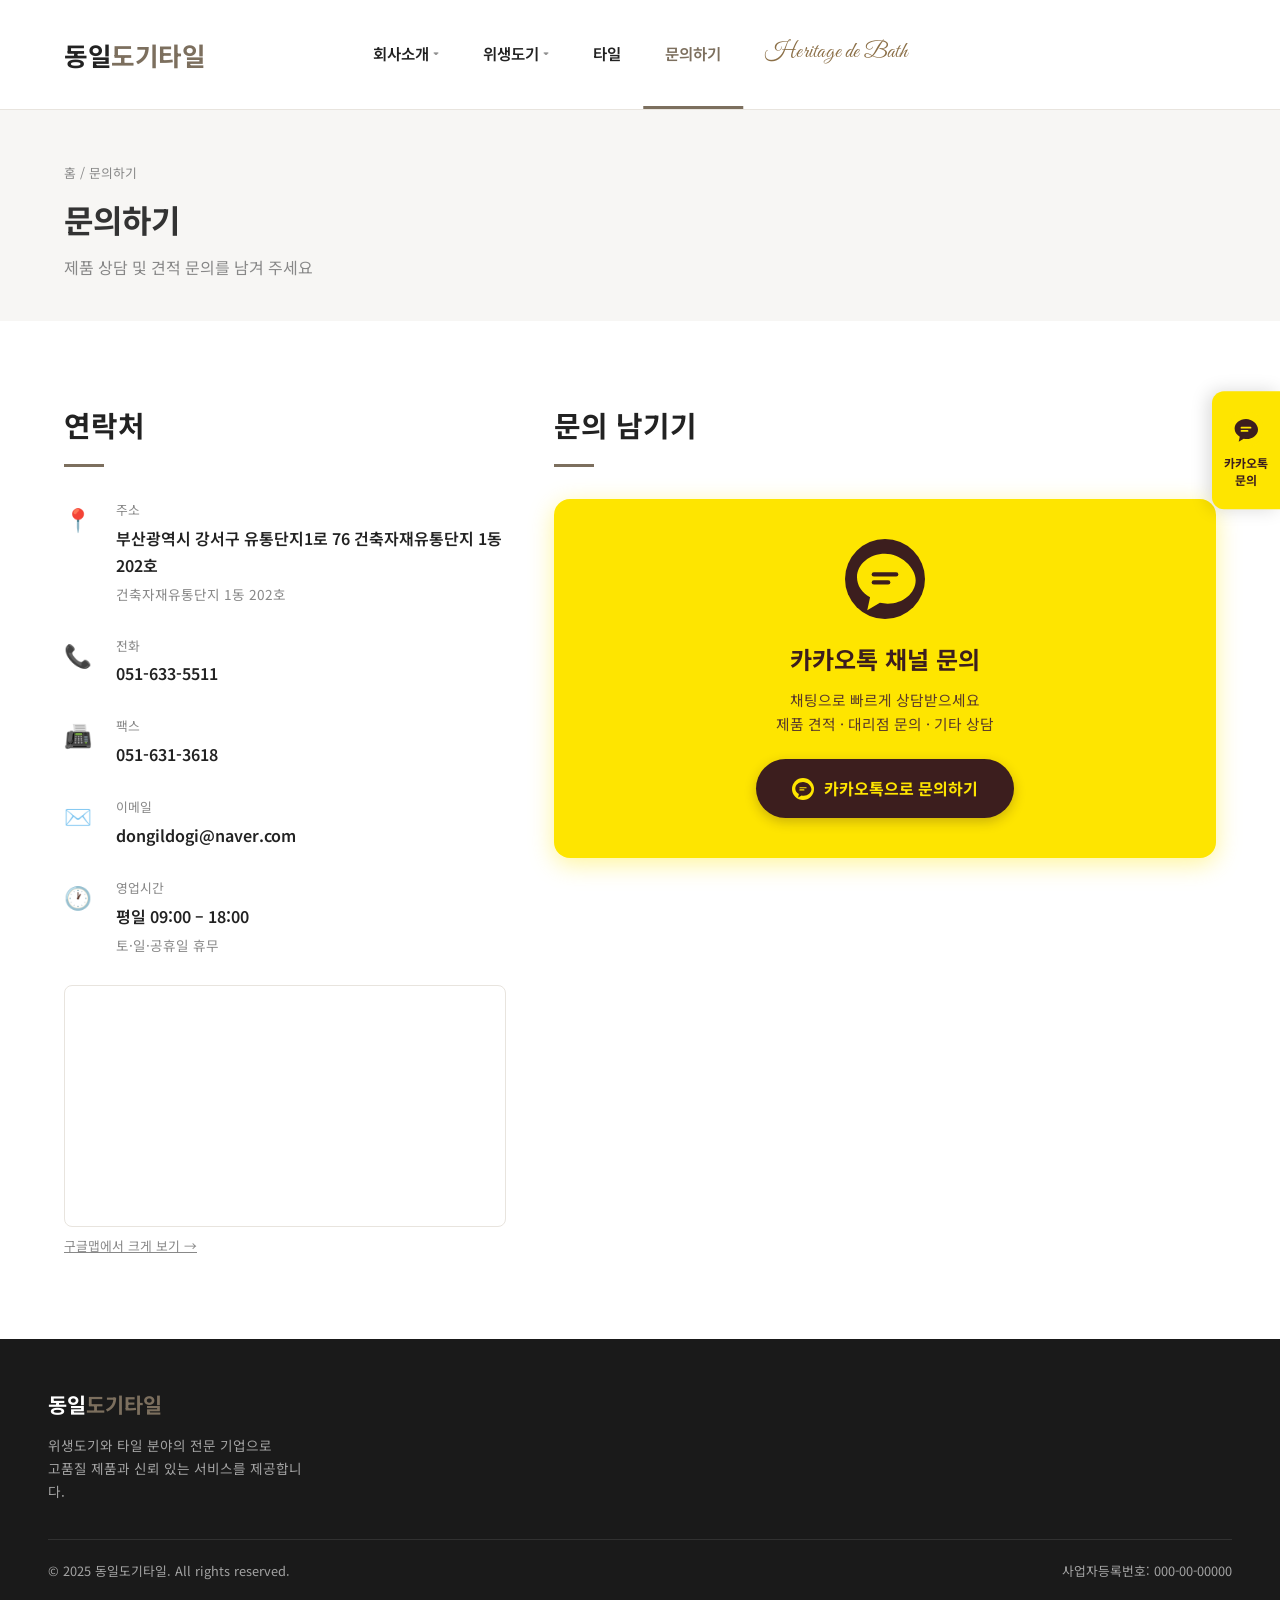
<file: contact.html>
<!DOCTYPE html>
<html lang="ko">
<head>
  <meta charset="UTF-8">
  <meta name="viewport" content="width=device-width, initial-scale=1.0">
  <title>문의하기 — 동일도기타일</title>
  <link rel="preconnect" href="https://fonts.googleapis.com">
  <link href="https://fonts.googleapis.com/css2?family=Noto+Sans+KR:wght@400;500;600;700&family=Great+Vibes&display=swap" rel="stylesheet">
  <link rel="stylesheet" href="css/style.css">
</head>
<body>

<!-- 헤더 -->
<header class="site-header">
  <div class="container header-inner">
    <a href="index.html" class="logo">동일<span>도기타일</span></a>
    <nav class="main-nav">
      <ul class="nav-list">
        <li class="nav-item has-dropdown">
          <a href="about.html">회사소개</a>
          <div class="nav-dropdown">
            <a href="about.html#intro">회사소개</a>
            <a href="about.html#history">연혁</a>
            <a href="about.html#greeting">대표이사 인사말</a>
            <a href="about.html#org">조직도</a>
          </div>
        </li>
        <li class="nav-item has-dropdown">
          <a href="products-sanitary.html">위생도기</a>
          <div class="nav-dropdown">
            <a href="products-sanitary.html">전체보기</a>
            <a href="products-sanitary.html?cat=양변기">양변기</a>
            <a href="products-sanitary.html?cat=세면기">세면기</a>
            <a href="products-sanitary.html?cat=소변기">소변기</a>
            <a href="products-sanitary.html?cat=수전류">수전류</a>
          </div>
        </li>
        <li class="nav-item">
          <a href="products-tile.html">타일</a>
        </li>
        <li class="nav-item"><a href="contact.html" class="active">문의하기</a></li>
        <li class="nav-item"><a href="http://smartstore.naver.com/dongildogi" class="nav-heritage" target="_blank">Heritage de Bath</a></li>
      </ul>
    </nav>
    <button class="hamburger" aria-label="메뉴"><span></span><span></span><span></span></button>
  </div>
</header>
<nav class="mobile-nav">
  <div class="mob-item">
    <button class="mob-toggle">회사소개 <span class="mob-arrow">▾</span></button>
    <div class="mob-sub">
      <a href="about.html#intro">회사소개</a>
      <a href="about.html#history">연혁</a>
      <a href="about.html#greeting">대표이사 인사말</a>
      <a href="about.html#org">조직도</a>
    </div>
  </div>
  <div class="mob-item">
    <button class="mob-toggle">위생도기 <span class="mob-arrow">▾</span></button>
    <div class="mob-sub">
      <a href="products-sanitary.html">전체보기</a>
      <a href="products-sanitary.html?cat=양변기">양변기</a>
      <a href="products-sanitary.html?cat=세면기">세면기</a>
      <a href="products-sanitary.html?cat=소변기">소변기</a>
      <a href="products-sanitary.html?cat=수전류">수전류</a>
    </div>
  </div>
  <div class="mob-item">
    <a href="products-tile.html" class="mob-toggle is-link">타일</a>
  </div>
  <div class="mob-item">
    <a href="contact.html" class="mob-toggle is-link">문의하기</a>
  </div>
  <div class="mob-item mob-heritage-item">
    <a href="http://smartstore.naver.com/dongildogi" class="mob-toggle is-link mob-heritage-link" target="_blank">
      <span class="mob-heritage-name">Heritage de Bath</span>
      <span class="mob-heritage-sub">프리미엄 쇼핑몰 바로가기</span>
    </a>
  </div>
</nav>

<!-- 페이지 타이틀 -->
<section style="background:var(--color-bg-soft); padding: 52px 0 40px;">
  <div class="container">
    <p style="font-size:0.8rem;color:var(--color-text-mute);margin-bottom:8px;">홈 / 문의하기</p>
    <h1 style="font-size:2rem;font-weight:700;">문의하기</h1>
    <p style="color:var(--color-text-mute);margin-top:8px;">제품 상담 및 견적 문의를 남겨 주세요</p>
  </div>
</section>


<!-- ═══════════════════════════════════════════════
     연락처 정보 + 문의 폼
     ★ 수정: 주소, 전화번호, 이메일, 영업시간
═══════════════════════════════════════════════ -->
<section class="section">
  <div class="container">
    <div class="contact-grid">

      <!-- 왼쪽: 연락처 정보 -->
      <div>
        <div class="section-title-wrap" style="margin-bottom:32px;">
          <h2 class="section-title">연락처</h2>
        </div>

        <div class="contact-info-item">
          <div class="contact-info-icon">📍</div>
          <div>
            <p class="contact-info-label">주소</p>
            <p class="contact-info-value">부산광역시 강서구 유통단지1로 76 건축자재유통단지 1동 202호</p>  <!-- ★ 주소 -->
            <p style="font-size:0.85rem;color:var(--color-text-mute);margin-top:4px;">건축자재유통단지 1동 202호</p>
          </div>
        </div>

        <div class="contact-info-item">
          <div class="contact-info-icon">📞</div>
          <div>
            <p class="contact-info-label">전화</p>
            <p class="contact-info-value">051-633-5511</p>          <!-- ★ 전화번호 -->
          </div>
        </div>

        <div class="contact-info-item">
          <div class="contact-info-icon">📠</div>
          <div>
            <p class="contact-info-label">팩스</p>
            <p class="contact-info-value">051-631-3618</p>          <!-- ★ 팩스 -->
          </div>
        </div>

        <div class="contact-info-item">
          <div class="contact-info-icon">✉️</div>
          <div>
            <p class="contact-info-label">이메일</p>
            <p class="contact-info-value">dongildogi@naver.com</p>  <!-- ★ 이메일 -->
          </div>
        </div>

        <div class="contact-info-item">
          <div class="contact-info-icon">🕐</div>
          <div>
            <p class="contact-info-label">영업시간</p>
            <p class="contact-info-value">평일 09:00 – 18:00</p>    <!-- ★ 영업시간 -->
            <p style="font-size:0.85rem;color:var(--color-text-mute);margin-top:4px;">
              토·일·공휴일 휴무
            </p>
          </div>
        </div>

        <!-- 지도 영역 — ★ 카카오맵/네이버맵 iframe 삽입 가능 -->
        <div style="margin-top: 28px; border-radius: var(--border-radius); overflow: hidden; border: 1px solid var(--color-border);">
          <iframe
            src="https://maps.google.com/maps?q=%EB%B6%80%EC%82%B0%EA%B4%91%EC%97%AD%EC%8B%9C+%EA%B0%95%EC%84%9C%EA%B5%AC+%EC%9C%A0%ED%86%B5%EB%8B%A8%EC%A7%801%EB%A1%9C+76&output=embed&hl=ko&z=16"
            width="100%" height="240"
            style="border:0; display:block;"
            allowfullscreen
            loading="lazy"
            referrerpolicy="no-referrer-when-downgrade">
          </iframe>
        </div>
        <a href="https://maps.google.com/maps?q=%EB%B6%80%EC%82%B0%EA%B4%91%EC%97%AD%EC%8B%9C+%EA%B0%95%EC%84%9C%EA%B5%AC+%EC%9C%A0%ED%86%B5%EB%8B%A8%EC%A7%801%EB%A1%9C+76"
           target="_blank"
           style="display:inline-block;margin-top:8px;font-size:0.8rem;color:var(--color-text-mute);text-decoration:underline;">
          구글맵에서 크게 보기 →
        </a>

      </div>

      <!-- 오른쪽: 문의 폼 -->
      <div>
        <div class="section-title-wrap" style="margin-bottom:32px;">
          <h2 class="section-title">문의 남기기</h2>
        </div>

        <!-- 카카오톡 채널 문의 블록 -->
        <div class="kakao-contact-block">
          <!-- 카카오톡 공식 로고 -->
          <svg class="kakao-contact-logo" viewBox="0 0 60 60" xmlns="http://www.w3.org/2000/svg">
            <circle cx="30" cy="30" r="30" fill="#3C1E1E"/>
            <path d="M30 11C18.4 11 9 18.9 9 28.6c0 6.3 3.9 11.8 9.8 15.1l-2.1 9.7 9.5-5.5c1.8.4 3.7.6 5.8.6 11.6 0 21-7.9 21-17.6S41.6 11 30 11z" fill="#FEE500"/>
            <rect x="20" y="25" width="20" height="3.2" rx="1.6" fill="#3C1E1E"/>
            <rect x="20" y="31" width="14" height="3.2" rx="1.6" fill="#3C1E1E"/>
          </svg>
          <p class="kakao-contact-title">카카오톡 채널 문의</p>
          <p class="kakao-contact-desc">
            채팅으로 빠르게 상담받으세요<br>
            제품 견적 · 대리점 문의 · 기타 상담
          </p>
          <a href="https://pf.kakao.com/_xbxendX/chat" target="_blank" rel="noopener" class="kakao-contact-cta">
            <svg width="22" height="22" viewBox="0 0 60 60" xmlns="http://www.w3.org/2000/svg">
              <circle cx="30" cy="30" r="30" fill="#FEE500"/>
              <path d="M30 11C18.4 11 9 18.9 9 28.6c0 6.3 3.9 11.8 9.8 15.1l-2.1 9.7 9.5-5.5c1.8.4 3.7.6 5.8.6 11.6 0 21-7.9 21-17.6S41.6 11 30 11z" fill="#3C1E1E"/>
              <rect x="20" y="25" width="20" height="3.2" rx="1.6" fill="#FEE500"/>
              <rect x="20" y="31" width="14" height="3.2" rx="1.6" fill="#FEE500"/>
            </svg>
            카카오톡으로 문의하기
          </a>
        </div>

      </div>

    </div>
  </div>
</section>


<!-- 푸터 -->
<footer class="site-footer">
  <div class="container">
    <div class="footer-inner">
      <div>
        <div class="footer-logo">동일<span>도기타일</span></div>
        <p class="footer-desc">위생도기와 타일 분야의 전문 기업으로<br>고품질 제품과 신뢰 있는 서비스를 제공합니다.</p>
      </div>
    </div>
    <div class="footer-bottom">
      <span>© 2025 동일도기타일. All rights reserved.</span>
      <span>사업자등록번호: 000-00-00000</span>
    </div>
  </div>
</footer>

<script src="js/main.js"></script>
</body>
</html>
</file>
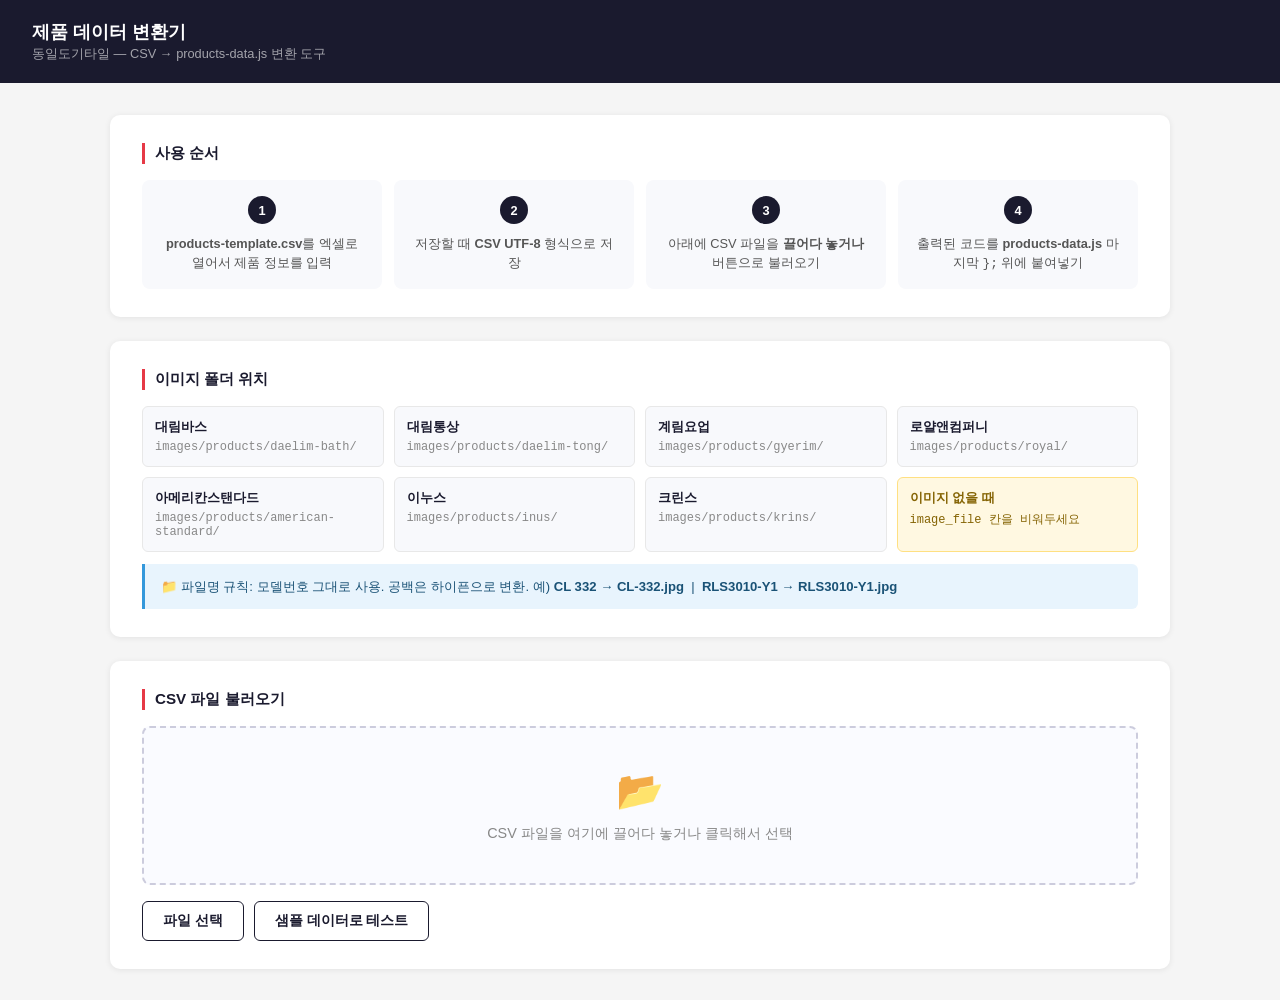
<file: csv-converter.html>
<!DOCTYPE html>
<html lang="ko">
<head>
  <meta charset="UTF-8">
  <meta name="viewport" content="width=device-width, initial-scale=1.0">
  <title>제품 데이터 변환기 — 동일도기타일</title>
  <style>
    * { box-sizing: border-box; margin: 0; padding: 0; }
    body { font-family: 'Segoe UI', sans-serif; background: #f5f5f5; color: #222; }

    .header {
      background: #1a1a2e; color: #fff;
      padding: 20px 32px;
      display: flex; align-items: center; gap: 16px;
    }
    .header h1 { font-size: 1.1rem; font-weight: 600; }
    .header p  { font-size: 0.8rem; opacity: 0.6; margin-top: 2px; }

    .wrap { max-width: 1100px; margin: 32px auto; padding: 0 20px; }

    .card {
      background: #fff; border-radius: 10px;
      box-shadow: 0 1px 6px rgba(0,0,0,0.08);
      padding: 28px 32px; margin-bottom: 24px;
    }
    .card h2 { font-size: 0.95rem; font-weight: 700; margin-bottom: 16px;
               color: #1a1a2e; border-left: 3px solid #e63946; padding-left: 10px; }

    /* 사용법 */
    .steps { display: grid; grid-template-columns: repeat(4,1fr); gap: 12px; }
    .step  { background: #f8f9fc; border-radius: 8px; padding: 16px; text-align: center; }
    .step-num { width: 28px; height: 28px; border-radius: 50%; background: #1a1a2e;
                color: #fff; font-size: 0.8rem; font-weight: 700;
                display: flex; align-items: center; justify-content: center; margin: 0 auto 10px; }
    .step p { font-size: 0.8rem; color: #555; line-height: 1.5; }

    /* 폴더 안내 */
    .folder-grid { display: grid; grid-template-columns: repeat(4,1fr); gap: 10px; }
    .folder-item { background: #f8f9fc; border-radius: 6px; padding: 12px;
                   font-size: 0.8rem; border: 1px solid #e8e8e8; }
    .folder-item .brand { font-weight: 700; color: #1a1a2e; margin-bottom: 4px; }
    .folder-item .path  { color: #888; font-family: monospace; font-size: 0.75rem; }

    /* 업로드 */
    .upload-area {
      border: 2px dashed #ccd; border-radius: 8px;
      padding: 40px; text-align: center; cursor: pointer;
      transition: border-color .2s, background .2s;
      background: #fafbff;
    }
    .upload-area:hover, .upload-area.drag { border-color: #e63946; background: #fff5f6; }
    .upload-area p { color: #888; font-size: 0.9rem; margin-top: 10px; }
    .upload-area .icon { font-size: 2.4rem; }
    #fileInput { display: none; }

    /* 표 */
    .table-wrap { overflow-x: auto; }
    table { width: 100%; border-collapse: collapse; font-size: 0.82rem; }
    th { background: #1a1a2e; color: #fff; padding: 10px 12px;
         text-align: left; white-space: nowrap; }
    td { padding: 9px 12px; border-bottom: 1px solid #f0f0f0; vertical-align: top; }
    tr:nth-child(even) td { background: #fafafa; }
    tr.error-row td { background: #fff0f0; }
    .badge {
      display: inline-block; padding: 2px 8px; border-radius: 999px;
      font-size: 0.72rem; font-weight: 600; white-space: nowrap;
    }
    .badge-ok  { background: #d4f7e0; color: #1a7a40; }
    .badge-err { background: #fde8e8; color: #c0392b; }
    .badge-warn{ background: #fff3cd; color: #856404; }

    /* 출력 */
    .output-box {
      background: #1e1e2e; color: #a8dadc; font-family: monospace;
      font-size: 0.78rem; padding: 20px; border-radius: 8px;
      white-space: pre; overflow-x: auto; max-height: 400px; overflow-y: auto;
      line-height: 1.6;
    }
    .btn {
      display: inline-flex; align-items: center; gap: 6px;
      padding: 10px 20px; border-radius: 6px; font-size: 0.85rem;
      font-weight: 600; cursor: pointer; border: none;
      transition: opacity .15s;
    }
    .btn:hover { opacity: .85; }
    .btn-primary { background: #e63946; color: #fff; }
    .btn-dark    { background: #1a1a2e; color: #fff; }
    .btn-line    { background: #fff; color: #1a1a2e; border: 1.5px solid #1a1a2e; }
    .btn-group   { display: flex; gap: 10px; flex-wrap: wrap; margin-top: 16px; }

    .summary { display: flex; gap: 16px; flex-wrap: wrap; margin-bottom: 16px; }
    .sum-box { background: #f8f9fc; border-radius: 6px; padding: 12px 20px; text-align: center; }
    .sum-num { font-size: 1.6rem; font-weight: 700; color: #1a1a2e; }
    .sum-lbl { font-size: 0.75rem; color: #888; }

    .notice { background: #e8f4fd; border-left: 3px solid #3498db;
              padding: 12px 16px; border-radius: 0 6px 6px 0; font-size: 0.82rem;
              color: #1a5276; margin-top: 12px; line-height: 1.6; }

    @media (max-width: 700px) {
      .steps, .folder-grid { grid-template-columns: 1fr 1fr; }
    }
  </style>
</head>
<body>

<div class="header">
  <div>
    <h1>제품 데이터 변환기</h1>
    <p>동일도기타일 — CSV → products-data.js 변환 도구</p>
  </div>
</div>

<div class="wrap">

  <!-- 사용법 -->
  <div class="card">
    <h2>사용 순서</h2>
    <div class="steps">
      <div class="step">
        <div class="step-num">1</div>
        <p><strong>products-template.csv</strong>를 엑셀로 열어서 제품 정보를 입력</p>
      </div>
      <div class="step">
        <div class="step-num">2</div>
        <p>저장할 때 <strong>CSV UTF-8</strong> 형식으로 저장</p>
      </div>
      <div class="step">
        <div class="step-num">3</div>
        <p>아래에 CSV 파일을 <strong>끌어다 놓거나</strong> 버튼으로 불러오기</p>
      </div>
      <div class="step">
        <div class="step-num">4</div>
        <p>출력된 코드를 <strong>products-data.js</strong> 마지막 <code>};</code> 위에 붙여넣기</p>
      </div>
    </div>
  </div>

  <!-- 폴더 안내 -->
  <div class="card">
    <h2>이미지 폴더 위치</h2>
    <div class="folder-grid">
      <div class="folder-item">
        <div class="brand">대림바스</div>
        <div class="path">images/products/daelim-bath/</div>
      </div>
      <div class="folder-item">
        <div class="brand">대림통상</div>
        <div class="path">images/products/daelim-tong/</div>
      </div>
      <div class="folder-item">
        <div class="brand">계림요업</div>
        <div class="path">images/products/gyerim/</div>
      </div>
      <div class="folder-item">
        <div class="brand">로얄앤컴퍼니</div>
        <div class="path">images/products/royal/</div>
      </div>
      <div class="folder-item">
        <div class="brand">아메리칸스탠다드</div>
        <div class="path">images/products/american-standard/</div>
      </div>
      <div class="folder-item">
        <div class="brand">이누스</div>
        <div class="path">images/products/inus/</div>
      </div>
      <div class="folder-item">
        <div class="brand">크린스</div>
        <div class="path">images/products/krins/</div>
      </div>
      <div class="folder-item" style="background:#fff8e1; border-color:#ffe082;">
        <div class="brand" style="color:#856404;">이미지 없을 때</div>
        <div class="path" style="color:#856404;">image_file 칸을 비워두세요</div>
      </div>
    </div>
    <div class="notice">
      📁 파일명 규칙: 모델번호 그대로 사용. 공백은 하이픈으로 변환.
      예) <strong>CL 332</strong> → <strong>CL-332.jpg</strong> &nbsp;|&nbsp;
      <strong>RLS3010-Y1</strong> → <strong>RLS3010-Y1.jpg</strong>
    </div>
  </div>

  <!-- 파일 업로드 -->
  <div class="card">
    <h2>CSV 파일 불러오기</h2>
    <div class="upload-area" id="uploadArea">
      <div class="icon">📂</div>
      <p>CSV 파일을 여기에 끌어다 놓거나 클릭해서 선택</p>
      <input type="file" id="fileInput" accept=".csv">
    </div>
    <div class="btn-group">
      <button class="btn btn-line" onclick="document.getElementById('fileInput').click()">파일 선택</button>
      <button class="btn btn-line" onclick="loadSampleData()">샘플 데이터로 테스트</button>
    </div>
  </div>

  <!-- 미리보기 -->
  <div class="card" id="previewCard" style="display:none">
    <h2>입력 데이터 확인</h2>
    <div class="summary" id="summaryArea"></div>
    <div class="table-wrap" id="previewTable"></div>
  </div>

  <!-- 출력 -->
  <div class="card" id="outputCard" style="display:none">
    <h2>변환 결과 — products-data.js 에 붙여넣을 코드</h2>
    <div class="output-box" id="outputBox"></div>
    <div class="btn-group">
      <button class="btn btn-primary" onclick="copyOutput()">📋 코드 복사</button>
      <button class="btn btn-dark" onclick="downloadOutput()">💾 .js 파일로 저장</button>
    </div>
    <div class="notice" style="margin-top:16px;">
      위 코드를 <strong>js/products-data.js</strong> 파일 맨 아래
      <code>};</code> 바로 위 줄에 붙여넣으세요.
    </div>
  </div>

</div><!-- /wrap -->

<script>
/* ── 브랜드 → 폴더명 매핑 ── */
const FOLDER_MAP = {
  '대림바스':       'daelim-bath',
  '대림통상':       'daelim-tong',
  '계림요업':       'gyerim',
  '로얄앤컴퍼니':   'royal',
  '아메리칸스탠다드': 'american-standard',
  '이누스':         'inus',
  '크린스':         'krins',
};
const IMAGE_BASE = 'images/products';
const VALID_CATS = ['양변기','세면기','소변기','기타','세면수전','샤워수전','레인샤워수전','주방수전','기타수전','타일'];
const VALID_BRANDS = Object.keys(FOLDER_MAP);

/* ── 드래그앤드롭 ── */
const uploadArea = document.getElementById('uploadArea');
uploadArea.addEventListener('dragover', e => { e.preventDefault(); uploadArea.classList.add('drag'); });
uploadArea.addEventListener('dragleave', () => uploadArea.classList.remove('drag'));
uploadArea.addEventListener('drop', e => {
  e.preventDefault(); uploadArea.classList.remove('drag');
  const file = e.dataTransfer.files[0];
  if (file) processFile(file);
});
uploadArea.addEventListener('click', () => document.getElementById('fileInput').click());
document.getElementById('fileInput').addEventListener('change', e => {
  if (e.target.files[0]) processFile(e.target.files[0]);
});

/* ── CSV 파싱 ── */
function parseCSV(text) {
  const lines = text.replace(/\r\n/g,'\n').replace(/\r/g,'\n').split('\n');
  return lines.map(line => {
    const cols = []; let cur = '', inQ = false;
    for (let i = 0; i < line.length; i++) {
      const c = line[i];
      if (c === '"') { inQ = !inQ; continue; }
      if (c === ',' && !inQ) { cols.push(cur.trim()); cur = ''; continue; }
      cur += c;
    }
    cols.push(cur.trim());
    return cols;
  });
}

/* ── 파일 처리 ── */
function processFile(file) {
  const reader = new FileReader();
  reader.onload = e => convertCSV(e.target.result);
  reader.readAsText(file, 'UTF-8');
}

function convertCSV(text) {
  const rows = parseCSV(text);
  const header = rows[0];

  const col = name => header.indexOf(name);
  const C = {
    id:      col('id'),
    brand:   col('brand'),
    cat:     col('category'),
    model:   col('model'),
    name:    col('name'),
    imgFol:  col('image_folder'),
    imgFile: col('image_file'),
    s1k: col('spec1_key'), s1v: col('spec1_value'),
    s2k: col('spec2_key'), s2v: col('spec2_value'),
    s3k: col('spec3_key'), s3v: col('spec3_value'),
    tags: col('tags'),
    desc: col('desc'),
  };

  if (C.id === -1) {
    alert('CSV 형식이 올바르지 않습니다.\n첫 번째 행에 id, brand, category 등의 컬럼명이 있어야 합니다.');
    return;
  }

  const items = [], errors = [];
  for (let i = 1; i < rows.length; i++) {
    const r = rows[i];
    const id = r[C.id] || '';
    if (!id || id.startsWith('[') || id === '') continue;

    const brand    = r[C.brand]   || '';
    const category = r[C.cat]     || '';
    const model    = r[C.model]   || '';
    const name     = r[C.name]    || '';
    const imgFol   = r[C.imgFol]  || FOLDER_MAP[brand] || '';
    const imgFile  = r[C.imgFile] || '';

    const warns = [];
    if (!VALID_BRANDS.includes(brand))  warns.push('브랜드명 확인 필요');
    if (!VALID_CATS.includes(category)) warns.push('카테고리 확인 필요');
    if (!imgFile) warns.push('이미지 없음');

    const specs = {};
    if (r[C.s1k] && r[C.s1v]) specs[r[C.s1k]] = r[C.s1v];
    if (r[C.s2k] && r[C.s2v]) specs[r[C.s2k]] = r[C.s2v];
    if (r[C.s3k] && r[C.s3v]) specs[r[C.s3k]] = r[C.s3v];

    const tags = (r[C.tags] || '').split(',').map(t=>t.trim()).filter(Boolean);
    const desc = r[C.desc] || '';
    const imagePath = imgFol && imgFile ? `${IMAGE_BASE}/${imgFol}/${imgFile}` : 'images/products/no-image.jpg';

    items.push({ id, brand, category, model, name, imagePath, specs, tags, desc, warns });
  }

  renderPreview(items);
  renderOutput(items);
}

/* ── 미리보기 테이블 ── */
function renderPreview(items) {
  const card = document.getElementById('previewCard');
  card.style.display = '';

  // 요약
  const brands = {};
  items.forEach(it => { brands[it.brand] = (brands[it.brand]||0)+1; });
  const noImg = items.filter(it=>it.warns.includes('이미지 없음')).length;
  document.getElementById('summaryArea').innerHTML =
    `<div class="sum-box"><div class="sum-num">${items.length}</div><div class="sum-lbl">총 제품</div></div>` +
    Object.entries(brands).map(([b,n])=>
      `<div class="sum-box"><div class="sum-num">${n}</div><div class="sum-lbl">${b}</div></div>`).join('') +
    (noImg ? `<div class="sum-box" style="background:#fff3cd"><div class="sum-num" style="color:#856404">${noImg}</div><div class="sum-lbl">이미지 없음</div></div>` : '');

  // 표
  let html = `<table>
    <tr><th>ID</th><th>브랜드</th><th>카테고리</th><th>모델번호</th><th>제품명</th><th>이미지 경로</th><th>상태</th></tr>`;
  items.forEach(it => {
    const hasErr = it.warns.some(w=>w!=='이미지 없음');
    html += `<tr class="${hasErr?'error-row':''}">
      <td>${it.id}</td>
      <td>${it.brand}</td>
      <td>${it.category}</td>
      <td>${it.model}</td>
      <td>${it.name}</td>
      <td style="font-size:0.72rem;color:#888">${it.imagePath}</td>
      <td>${it.warns.length===0
        ? '<span class="badge badge-ok">✓ 정상</span>'
        : it.warns.map(w=>w==='이미지 없음'
            ? `<span class="badge badge-warn">⚠ ${w}</span>`
            : `<span class="badge badge-err">✕ ${w}</span>`).join(' ')
      }</td>
    </tr>`;
  });
  html += '</table>';
  document.getElementById('previewTable').innerHTML = html;
}

/* ── JS 코드 생성 ── */
function renderOutput(items) {
  const card = document.getElementById('outputCard');
  card.style.display = '';

  const lines = ['/* ── CSV 변환 결과 ─ products-data.js 의 마지막 }; 위에 붙여넣으세요 ── */\n'];
  items.forEach((it, idx) => {
    const specsStr = Object.entries(it.specs)
      .map(([k,v]) => `      '${k}': '${v}'`).join(',\n') || "      '': ''";
    const tagsStr  = it.tags.map(t=>`'${t}'`).join(', ');
    lines.push(
`  '${it.id}': {
    brand: '${it.brand}', category: '${it.category}',
    model: '${it.model}', name: '${it.name}',
    image: '${it.imagePath}',
    specs: {
${specsStr}
    },
    tags: [${tagsStr}],
    desc: '${it.desc}',
  }${idx < items.length-1 ? ',' : ''}`
    );
  });

  document.getElementById('outputBox').textContent = lines.join('\n');
}

/* ── 복사/다운로드 ── */
function copyOutput() {
  const text = document.getElementById('outputBox').textContent;
  navigator.clipboard.writeText(text).then(() => alert('✅ 코드가 클립보드에 복사됐습니다!\n\nproducts-data.js 파일 마지막 }; 위에 붙여넣으세요.'));
}

function downloadOutput() {
  const text = document.getElementById('outputBox').textContent;
  const blob = new Blob([text], { type: 'text/javascript' });
  const a = document.createElement('a');
  a.href = URL.createObjectURL(blob);
  a.download = 'products-data-추가분.js';
  a.click();
}

/* ── 샘플 데이터 ── */
function loadSampleData() {
  const sample = `id,brand,category,model,name,image_folder,image_file,spec1_key,spec1_value,spec2_key,spec2_value,spec3_key,spec3_value,tags,desc
p-039,대림통상,양변기,DT-2000,DT-2000 절수형 양변기,daelim-tong,DT-2000.jpg,규격,KS규격 C1210CR3,타입,절수형,배수방식,바닥배수,"양변기,절수형",대림통상 DT-2000 절수형 양변기입니다.
p-040,계림요업,세면기,GL-500,GL-500 벽걸이 세면기,gyerim,GL-500.jpg,규격,표준규격,타입,벽걸이형,,,"세면기",계림요업 GL-500 벽걸이형 세면기입니다.
p-041,아메리칸스탠다드,양변기,AS-3010,카라라 양변기,american-standard,AS-3010.jpg,규격,KS규격,마감,화이트,,,"양변기",아메리칸스탠다드 카라라 시리즈 양변기입니다.
p-042,이누스,세면수전,IW-1000,모노 1홀 세면수전,inus,IW-1000.jpg,홀수,1홀,마감,크롬,,,"세면수전,1홀",이누스 모노 라인의 1홀 세면수전입니다.
p-043,크린스,샤워수전,KS-500,2WAY 욕조샤워수전,krins,KS-500.jpg,방식,2WAY,마감,크롬,,,"샤워수전",크린스 2WAY 욕조샤워 겸용 수전입니다.`;
  convertCSV(sample);
}
</script>
</body>
</html>
</file>
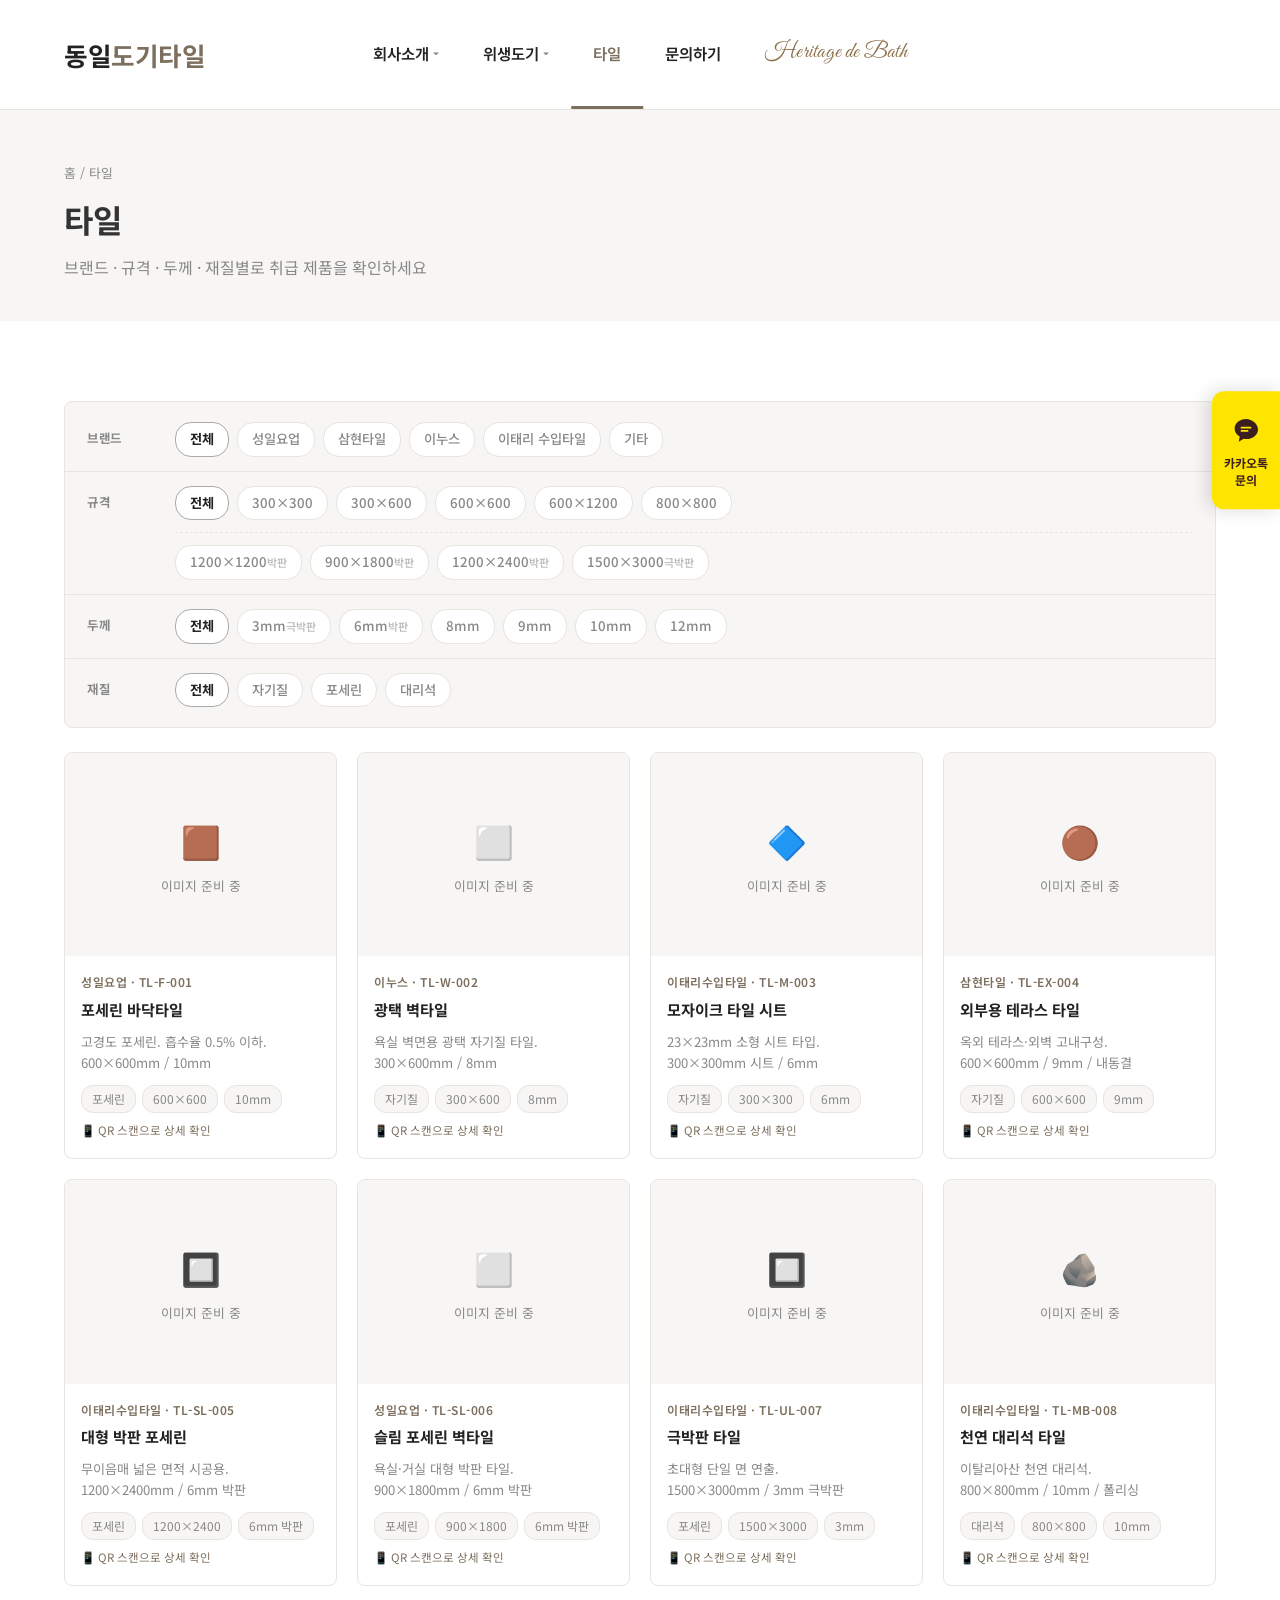
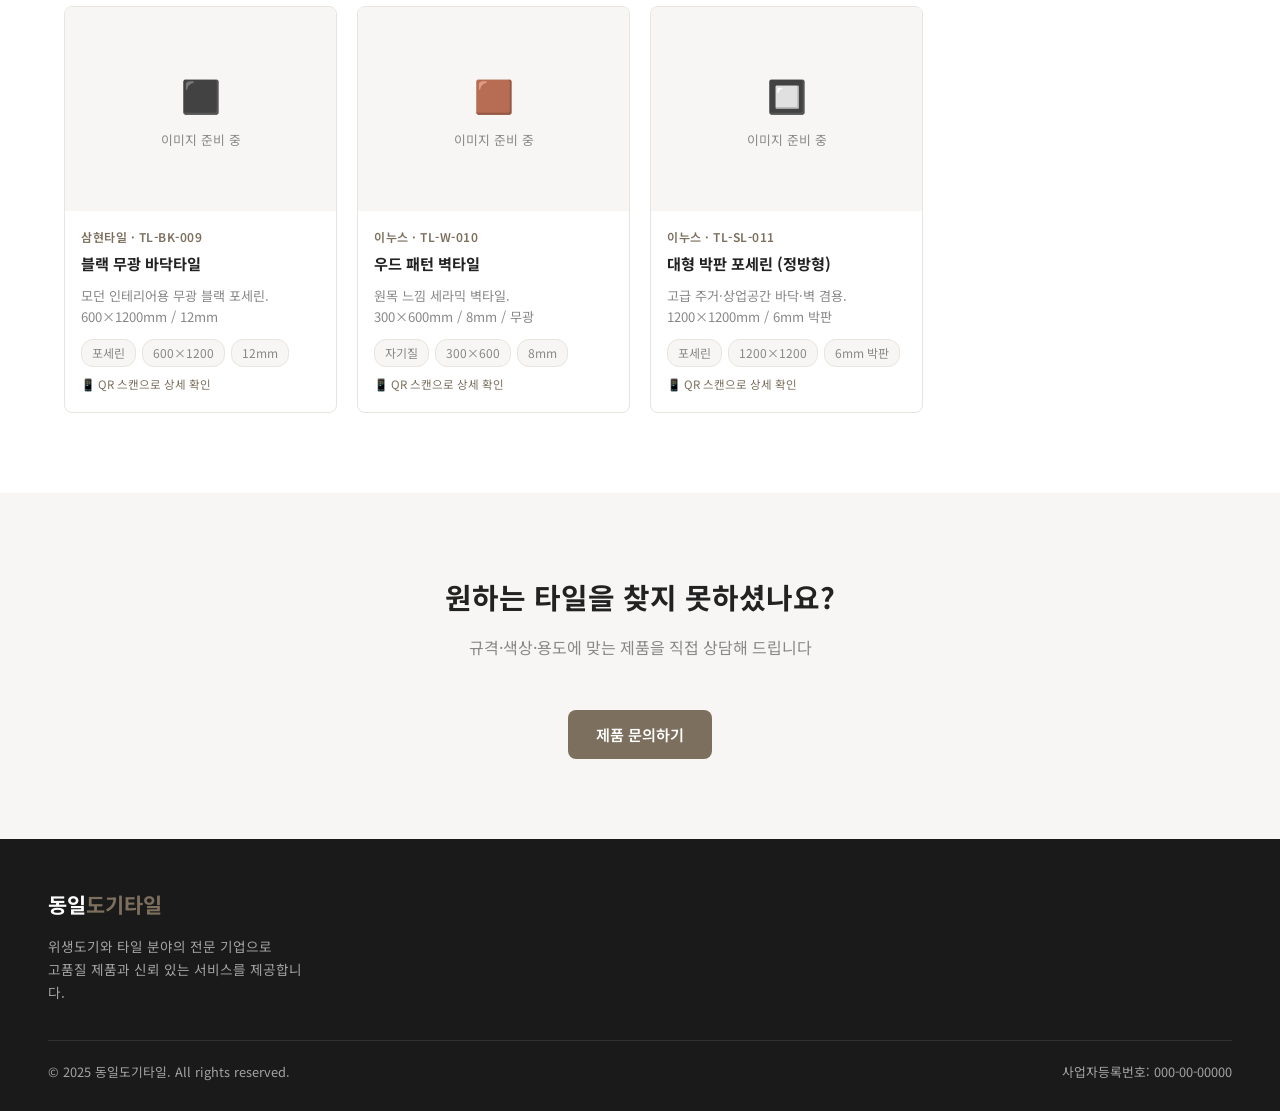
<file: products-tile.html>
<!DOCTYPE html>
<html lang="ko">
<head>
  <meta charset="UTF-8">
  <meta name="viewport" content="width=device-width, initial-scale=1.0">
  <title>타일 — 동일도기타일</title>
  <link rel="preconnect" href="https://fonts.googleapis.com">
  <link href="https://fonts.googleapis.com/css2?family=Noto+Sans+KR:wght@400;500;600;700&family=Great+Vibes&display=swap" rel="stylesheet">
  <link rel="stylesheet" href="css/style.css">
</head>
<body>

<!-- 헤더 -->
<header class="site-header">
  <div class="container header-inner">
    <a href="index.html" class="logo">동일<span>도기타일</span></a>
    <nav class="main-nav">
      <ul class="nav-list">
        <li class="nav-item has-dropdown">
          <a href="about.html">회사소개</a>
          <div class="nav-dropdown">
            <a href="about.html#intro">회사소개</a>
            <a href="about.html#history">연혁</a>
            <a href="about.html#greeting">대표이사 인사말</a>
            <a href="about.html#org">조직도</a>
          </div>
        </li>
        <li class="nav-item has-dropdown">
          <a href="products-sanitary.html">위생도기</a>
          <div class="nav-dropdown">
            <a href="products-sanitary.html">전체보기</a>
            <a href="products-sanitary.html?cat=양변기">양변기</a>
            <a href="products-sanitary.html?cat=세면기">세면기</a>
            <a href="products-sanitary.html?cat=소변기">소변기</a>
            <a href="products-sanitary.html?cat=수전류">수전류</a>
          </div>
        </li>
        <li class="nav-item">
          <a href="products-tile.html" class="active">타일</a>
        </li>
        <li class="nav-item"><a href="contact.html">문의하기</a></li>
        <li class="nav-item"><a href="http://smartstore.naver.com/dongildogi" class="nav-heritage" target="_blank">Heritage de Bath</a></li>
      </ul>
    </nav>
    <button class="hamburger" aria-label="메뉴"><span></span><span></span><span></span></button>
  </div>
</header>
<nav class="mobile-nav">
  <div class="mob-item">
    <button class="mob-toggle">회사소개 <span class="mob-arrow">▾</span></button>
    <div class="mob-sub">
      <a href="about.html#intro">회사소개</a>
      <a href="about.html#history">연혁</a>
      <a href="about.html#greeting">대표이사 인사말</a>
      <a href="about.html#org">조직도</a>
    </div>
  </div>
  <div class="mob-item">
    <button class="mob-toggle">위생도기 <span class="mob-arrow">▾</span></button>
    <div class="mob-sub">
      <a href="products-sanitary.html">전체보기</a>
      <a href="products-sanitary.html?cat=양변기">양변기</a>
      <a href="products-sanitary.html?cat=세면기">세면기</a>
      <a href="products-sanitary.html?cat=소변기">소변기</a>
      <a href="products-sanitary.html?cat=수전류">수전류</a>
    </div>
  </div>
  <div class="mob-item">
    <a href="products-tile.html" class="mob-toggle is-link">타일</a>
  </div>
  <div class="mob-item">
    <a href="contact.html" class="mob-toggle is-link">문의하기</a>
  </div>
  <div class="mob-item mob-heritage-item">
    <a href="http://smartstore.naver.com/dongildogi" class="mob-toggle is-link mob-heritage-link" target="_blank">
      <span class="mob-heritage-name">Heritage de Bath</span>
      <span class="mob-heritage-sub">프리미엄 쇼핑몰 바로가기</span>
    </a>
  </div>
</nav>

<!-- 페이지 타이틀 -->
<section style="background:var(--color-bg-soft); padding:52px 0 40px;">
  <div class="container">
    <p style="font-size:0.8rem;color:var(--color-text-mute);margin-bottom:8px;">홈 / 타일</p>
    <h1 style="font-size:2rem;font-weight:700;">타일</h1>
    <p style="color:var(--color-text-mute);margin-top:8px;">브랜드 · 규격 · 두께 · 재질별로 취급 제품을 확인하세요</p>
  </div>
</section>


<section class="section">
  <div class="container">

    <!-- 필터 패널 -->
    <div class="filter-panel">

      <!-- 브랜드 -->
      <div class="filter-group" data-filter-group="brand">
        <span class="filter-group-label">브랜드</span>
        <div class="filter-check-list">
          <div class="filter-check-item is-all">
            <input type="checkbox" class="group-all-check" id="t-brand-all">
            <label for="t-brand-all">전체</label>
          </div>
          <div class="filter-check-item">
            <input type="checkbox" class="item-check" id="t-brand-sungil" value="성일요업">
            <label for="t-brand-sungil">성일요업</label>
          </div>
          <div class="filter-check-item">
            <input type="checkbox" class="item-check" id="t-brand-samhyun" value="삼현타일">
            <label for="t-brand-samhyun">삼현타일</label>
          </div>
          <div class="filter-check-item">
            <input type="checkbox" class="item-check" id="t-brand-inus" value="이누스">
            <label for="t-brand-inus">이누스</label>
          </div>
          <div class="filter-check-item">
            <input type="checkbox" class="item-check" id="t-brand-italy" value="이태리수입타일">
            <label for="t-brand-italy">이태리 수입타일</label>
          </div>
          <div class="filter-check-item">
            <input type="checkbox" class="item-check" id="t-brand-etc" value="기타">
            <label for="t-brand-etc">기타</label>
          </div>
        </div>
      </div>

      <!-- 규격 -->
      <div class="filter-group" data-filter-group="size">
        <span class="filter-group-label">규격</span>
        <div class="filter-check-list">
          <div class="filter-check-item is-all">
            <input type="checkbox" class="group-all-check" id="t-size-all">
            <label for="t-size-all">전체</label>
          </div>
          <div class="filter-check-item">
            <input type="checkbox" class="item-check" id="t-size-300x300" value="300x300">
            <label for="t-size-300x300">300×300</label>
          </div>
          <div class="filter-check-item">
            <input type="checkbox" class="item-check" id="t-size-300x600" value="300x600">
            <label for="t-size-300x600">300×600</label>
          </div>
          <div class="filter-check-item">
            <input type="checkbox" class="item-check" id="t-size-600x600" value="600x600">
            <label for="t-size-600x600">600×600</label>
          </div>
          <div class="filter-check-item">
            <input type="checkbox" class="item-check" id="t-size-600x1200" value="600x1200">
            <label for="t-size-600x1200">600×1200</label>
          </div>
          <div class="filter-check-item">
            <input type="checkbox" class="item-check" id="t-size-800x800" value="800x800">
            <label for="t-size-800x800">800×800</label>
          </div>
          <div class="filter-sub-divider"></div>
          <div class="filter-check-item">
            <input type="checkbox" class="item-check" id="t-size-1200x1200" value="1200x1200">
            <label for="t-size-1200x1200">1200×1200 <small style="opacity:.6">박판</small></label>
          </div>
          <div class="filter-check-item">
            <input type="checkbox" class="item-check" id="t-size-900x1800" value="900x1800">
            <label for="t-size-900x1800">900×1800 <small style="opacity:.6">박판</small></label>
          </div>
          <div class="filter-check-item">
            <input type="checkbox" class="item-check" id="t-size-1200x2400" value="1200x2400">
            <label for="t-size-1200x2400">1200×2400 <small style="opacity:.6">박판</small></label>
          </div>
          <div class="filter-check-item">
            <input type="checkbox" class="item-check" id="t-size-1500x3000" value="1500x3000">
            <label for="t-size-1500x3000">1500×3000 <small style="opacity:.6">극박판</small></label>
          </div>
        </div>
      </div>

      <!-- 두께 -->
      <div class="filter-group" data-filter-group="thickness">
        <span class="filter-group-label">두께</span>
        <div class="filter-check-list">
          <div class="filter-check-item is-all">
            <input type="checkbox" class="group-all-check" id="t-thick-all">
            <label for="t-thick-all">전체</label>
          </div>
          <div class="filter-check-item">
            <input type="checkbox" class="item-check" id="t-thick-3" value="3mm">
            <label for="t-thick-3">3mm <small style="opacity:.6">극박판</small></label>
          </div>
          <div class="filter-check-item">
            <input type="checkbox" class="item-check" id="t-thick-6" value="6mm">
            <label for="t-thick-6">6mm <small style="opacity:.6">박판</small></label>
          </div>
          <div class="filter-check-item">
            <input type="checkbox" class="item-check" id="t-thick-8" value="8mm">
            <label for="t-thick-8">8mm</label>
          </div>
          <div class="filter-check-item">
            <input type="checkbox" class="item-check" id="t-thick-9" value="9mm">
            <label for="t-thick-9">9mm</label>
          </div>
          <div class="filter-check-item">
            <input type="checkbox" class="item-check" id="t-thick-10" value="10mm">
            <label for="t-thick-10">10mm</label>
          </div>
          <div class="filter-check-item">
            <input type="checkbox" class="item-check" id="t-thick-12" value="12mm">
            <label for="t-thick-12">12mm</label>
          </div>
        </div>
      </div>

      <!-- 재질 -->
      <div class="filter-group" data-filter-group="material">
        <span class="filter-group-label">재질</span>
        <div class="filter-check-list">
          <div class="filter-check-item is-all">
            <input type="checkbox" class="group-all-check" id="t-mat-all">
            <label for="t-mat-all">전체</label>
          </div>
          <div class="filter-check-item">
            <input type="checkbox" class="item-check" id="t-mat-ceramic" value="자기질">
            <label for="t-mat-ceramic">자기질</label>
          </div>
          <div class="filter-check-item">
            <input type="checkbox" class="item-check" id="t-mat-porcelain" value="포세린">
            <label for="t-mat-porcelain">포세린</label>
          </div>
          <div class="filter-check-item">
            <input type="checkbox" class="item-check" id="t-mat-marble" value="대리석">
            <label for="t-mat-marble">대리석</label>
          </div>
        </div>
      </div>

    </div><!-- /filter-panel -->

    <!-- 결과 없음 -->
    <div id="no-result">
      <div class="no-result-icon">🔍</div>
      <p>선택한 조건에 해당하는 제품이 없습니다.</p>
    </div>

    <!-- ═══════════════════════════════════════════════
         제품 그리드 (평면)
         ★ 제품 카드 추가: product-card 블록 복사 후
            data-brand / data-size / data-thickness / data-material
            값이 위 필터의 value 와 일치해야 필터 작동
    ═══════════════════════════════════════════════ -->
    <div class="product-grid">

      <div class="product-card" id="t-001"
        data-brand="성일요업" data-size="600x600" data-thickness="10mm" data-material="포세린">
        <div class="product-img">
          <div class="product-img-placeholder"><span class="icon">🟫</span><span>이미지 준비 중</span></div>
        </div>
        <div class="product-info">
          <p class="product-model">성일요업 · TL-F-001</p>
          <h3 class="product-name">포세린 바닥타일</h3>
          <p class="product-desc">고경도 포세린. 흡수율 0.5% 이하.<br>600×600mm / 10mm</p>
          <div class="product-tags">
            <span class="product-tag">포세린</span><span class="product-tag">600×600</span><span class="product-tag">10mm</span>
          </div>
          <div class="qr-badge">📱 QR 스캔으로 상세 확인</div>
        </div>
      </div>

      <div class="product-card" id="t-002"
        data-brand="이누스" data-size="300x600" data-thickness="8mm" data-material="자기질">
        <div class="product-img">
          <div class="product-img-placeholder"><span class="icon">⬜</span><span>이미지 준비 중</span></div>
        </div>
        <div class="product-info">
          <p class="product-model">이누스 · TL-W-002</p>
          <h3 class="product-name">광택 벽타일</h3>
          <p class="product-desc">욕실 벽면용 광택 자기질 타일.<br>300×600mm / 8mm</p>
          <div class="product-tags">
            <span class="product-tag">자기질</span><span class="product-tag">300×600</span><span class="product-tag">8mm</span>
          </div>
          <div class="qr-badge">📱 QR 스캔으로 상세 확인</div>
        </div>
      </div>

      <div class="product-card" id="t-003"
        data-brand="이태리수입타일" data-size="300x300" data-thickness="6mm" data-material="자기질">
        <div class="product-img">
          <div class="product-img-placeholder"><span class="icon">🔷</span><span>이미지 준비 중</span></div>
        </div>
        <div class="product-info">
          <p class="product-model">이태리수입타일 · TL-M-003</p>
          <h3 class="product-name">모자이크 타일 시트</h3>
          <p class="product-desc">23×23mm 소형 시트 타입.<br>300×300mm 시트 / 6mm</p>
          <div class="product-tags">
            <span class="product-tag">자기질</span><span class="product-tag">300×300</span><span class="product-tag">6mm</span>
          </div>
          <div class="qr-badge">📱 QR 스캔으로 상세 확인</div>
        </div>
      </div>

      <div class="product-card" id="t-004"
        data-brand="삼현타일" data-size="600x600" data-thickness="9mm" data-material="자기질">
        <div class="product-img">
          <div class="product-img-placeholder"><span class="icon">🟤</span><span>이미지 준비 중</span></div>
        </div>
        <div class="product-info">
          <p class="product-model">삼현타일 · TL-EX-004</p>
          <h3 class="product-name">외부용 테라스 타일</h3>
          <p class="product-desc">옥외 테라스·외벽 고내구성.<br>600×600mm / 9mm / 내동결</p>
          <div class="product-tags">
            <span class="product-tag">자기질</span><span class="product-tag">600×600</span><span class="product-tag">9mm</span>
          </div>
          <div class="qr-badge">📱 QR 스캔으로 상세 확인</div>
        </div>
      </div>

      <div class="product-card" id="t-005"
        data-brand="이태리수입타일" data-size="1200x2400" data-thickness="6mm" data-material="포세린">
        <div class="product-img">
          <div class="product-img-placeholder"><span class="icon">🔲</span><span>이미지 준비 중</span></div>
        </div>
        <div class="product-info">
          <p class="product-model">이태리수입타일 · TL-SL-005</p>
          <h3 class="product-name">대형 박판 포세린</h3>
          <p class="product-desc">무이음매 넓은 면적 시공용.<br>1200×2400mm / 6mm 박판</p>
          <div class="product-tags">
            <span class="product-tag">포세린</span><span class="product-tag">1200×2400</span><span class="product-tag">6mm 박판</span>
          </div>
          <div class="qr-badge">📱 QR 스캔으로 상세 확인</div>
        </div>
      </div>

      <div class="product-card" id="t-006"
        data-brand="성일요업" data-size="900x1800" data-thickness="6mm" data-material="포세린">
        <div class="product-img">
          <div class="product-img-placeholder"><span class="icon">⬜</span><span>이미지 준비 중</span></div>
        </div>
        <div class="product-info">
          <p class="product-model">성일요업 · TL-SL-006</p>
          <h3 class="product-name">슬림 포세린 벽타일</h3>
          <p class="product-desc">욕실·거실 대형 박판 타일.<br>900×1800mm / 6mm 박판</p>
          <div class="product-tags">
            <span class="product-tag">포세린</span><span class="product-tag">900×1800</span><span class="product-tag">6mm 박판</span>
          </div>
          <div class="qr-badge">📱 QR 스캔으로 상세 확인</div>
        </div>
      </div>

      <div class="product-card" id="t-007"
        data-brand="이태리수입타일" data-size="1500x3000" data-thickness="3mm" data-material="포세린">
        <div class="product-img">
          <div class="product-img-placeholder"><span class="icon">🔲</span><span>이미지 준비 중</span></div>
        </div>
        <div class="product-info">
          <p class="product-model">이태리수입타일 · TL-UL-007</p>
          <h3 class="product-name">극박판 타일</h3>
          <p class="product-desc">초대형 단일 면 연출.<br>1500×3000mm / 3mm 극박판</p>
          <div class="product-tags">
            <span class="product-tag">포세린</span><span class="product-tag">1500×3000</span><span class="product-tag">3mm</span>
          </div>
          <div class="qr-badge">📱 QR 스캔으로 상세 확인</div>
        </div>
      </div>

      <div class="product-card" id="t-008"
        data-brand="이태리수입타일" data-size="800x800" data-thickness="10mm" data-material="대리석">
        <div class="product-img">
          <div class="product-img-placeholder"><span class="icon">🪨</span><span>이미지 준비 중</span></div>
        </div>
        <div class="product-info">
          <p class="product-model">이태리수입타일 · TL-MB-008</p>
          <h3 class="product-name">천연 대리석 타일</h3>
          <p class="product-desc">이탈리아산 천연 대리석.<br>800×800mm / 10mm / 폴리싱</p>
          <div class="product-tags">
            <span class="product-tag">대리석</span><span class="product-tag">800×800</span><span class="product-tag">10mm</span>
          </div>
          <div class="qr-badge">📱 QR 스캔으로 상세 확인</div>
        </div>
      </div>

      <div class="product-card" id="t-009"
        data-brand="삼현타일" data-size="600x1200" data-thickness="12mm" data-material="포세린">
        <div class="product-img">
          <div class="product-img-placeholder"><span class="icon">⬛</span><span>이미지 준비 중</span></div>
        </div>
        <div class="product-info">
          <p class="product-model">삼현타일 · TL-BK-009</p>
          <h3 class="product-name">블랙 무광 바닥타일</h3>
          <p class="product-desc">모던 인테리어용 무광 블랙 포세린.<br>600×1200mm / 12mm</p>
          <div class="product-tags">
            <span class="product-tag">포세린</span><span class="product-tag">600×1200</span><span class="product-tag">12mm</span>
          </div>
          <div class="qr-badge">📱 QR 스캔으로 상세 확인</div>
        </div>
      </div>

      <div class="product-card" id="t-010"
        data-brand="이누스" data-size="300x600" data-thickness="8mm" data-material="자기질">
        <div class="product-img">
          <div class="product-img-placeholder"><span class="icon">🟫</span><span>이미지 준비 중</span></div>
        </div>
        <div class="product-info">
          <p class="product-model">이누스 · TL-W-010</p>
          <h3 class="product-name">우드 패턴 벽타일</h3>
          <p class="product-desc">원목 느낌 세라믹 벽타일.<br>300×600mm / 8mm / 무광</p>
          <div class="product-tags">
            <span class="product-tag">자기질</span><span class="product-tag">300×600</span><span class="product-tag">8mm</span>
          </div>
          <div class="qr-badge">📱 QR 스캔으로 상세 확인</div>
        </div>
      </div>

      <div class="product-card" id="t-011"
        data-brand="이누스" data-size="1200x1200" data-thickness="6mm" data-material="포세린">
        <div class="product-img">
          <div class="product-img-placeholder"><span class="icon">🔲</span><span>이미지 준비 중</span></div>
        </div>
        <div class="product-info">
          <p class="product-model">이누스 · TL-SL-011</p>
          <h3 class="product-name">대형 박판 포세린 (정방형)</h3>
          <p class="product-desc">고급 주거·상업공간 바닥·벽 겸용.<br>1200×1200mm / 6mm 박판</p>
          <div class="product-tags">
            <span class="product-tag">포세린</span><span class="product-tag">1200×1200</span><span class="product-tag">6mm 박판</span>
          </div>
          <div class="qr-badge">📱 QR 스캔으로 상세 확인</div>
        </div>
      </div>

      <!-- ★ 제품 추가: 위 product-card 블록 복사 후
           id / data-brand / data-size / data-thickness / data-material 변경 -->

    </div><!-- /product-grid -->
  </div>
</section>

<!-- 문의 CTA -->
<section class="section section-soft">
  <div class="container text-center">
    <h2 class="section-title">원하는 타일을 찾지 못하셨나요?</h2>
    <p class="section-subtitle">규격·색상·용도에 맞는 제품을 직접 상담해 드립니다</p>
    <a href="contact.html" class="btn btn-primary">제품 문의하기</a>
  </div>
</section>

<!-- 푸터 -->
<footer class="site-footer">
  <div class="container">
    <div class="footer-inner">
      <div>
        <div class="footer-logo">동일<span>도기타일</span></div>
        <p class="footer-desc">위생도기와 타일 분야의 전문 기업으로<br>고품질 제품과 신뢰 있는 서비스를 제공합니다.</p>
      </div>
    </div>
    <div class="footer-bottom">
      <span>© 2025 동일도기타일. All rights reserved.</span>
      <span>사업자등록번호: 000-00-00000</span>
    </div>
  </div>
</footer>

<script src="js/main.js"></script>
</body>
</html>
</file>
<file: css/style.css>
/* ============================================================
   style.css — 전체 스타일 파일

   ★ 초보자 수정 가이드 ★
   색상, 폰트, 기본 크기는 아래 :root { } 안에서만 변경하면
   전체 홈페이지에 자동 반영됩니다.
   ============================================================ */

/* ── 1. 기본 설정 (여기서 색상/폰트 변경) ─────────────────── */
:root {
  /* 색상 */
  --color-primary:   #222222;   /* 주요 텍스트, 헤더 배경 */
  --color-accent:    #7c6f5e;   /* 포인트 색상 (갈색/스톤) */
  --color-accent-light: #a8998a; /* 포인트 밝은 버전 */
  --color-bg:        #ffffff;   /* 기본 배경 */
  --color-bg-soft:   #f7f6f4;   /* 연한 배경 (섹션 구분용) */
  --color-border:    #e8e4de;   /* 테두리 색 */
  --color-text:      #333333;   /* 본문 텍스트 */
  --color-text-mute: #888888;   /* 흐린 텍스트 (날짜, 설명 등) */
  --color-white:     #ffffff;
  --color-footer-bg: #1a1a1a;   /* 푸터 배경 */

  /* 폰트 — 구글폰트 Noto Sans KR 사용 (index.html <head>에 링크 포함) */
  --font-main: 'Noto Sans KR', sans-serif;

  /* 레이아웃 */
  --max-width: 1200px;          /* 콘텐츠 최대 너비 */
  --header-height: 110px;       /* 헤더 높이 ★ 여기서 조정 */
  --section-padding: 80px 0;    /* 섹션 상하 여백 */
  --border-radius: 8px;         /* 카드 둥근 모서리 */
}

/* ── 2. 리셋 & 기본 ──────────────────────────────────────── */
*, *::before, *::after { box-sizing: border-box; margin: 0; padding: 0; }

html { scroll-behavior: smooth; font-size: 16px; }

body {
  font-family: var(--font-main);
  color: var(--color-text);
  background: var(--color-bg);
  line-height: 1.7;
}

img { max-width: 100%; display: block; }
a  { color: inherit; text-decoration: none; }
ul { list-style: none; }

.container {
  max-width: var(--max-width);
  margin: 0 auto;
  padding: 0 24px;
}

/* ── 3. 헤더 & 드롭다운 내비게이션 ──────────────────────── */
.site-header {
  position: sticky;
  top: 0;
  left: 0;
  right: 0;
  z-index: 200;
  width: 100%;
  background: var(--color-white);
  border-bottom: 1px solid var(--color-border);
  height: var(--header-height);
}

.header-inner {
  position: relative;
  width: 100%;
  height: 100%;
  display: flex;
  align-items: center;
  padding: 0 24px;
}

/* 로고 — 왼쪽 끝 고정 */
.logo {
  font-size: 1.6rem;
  font-weight: 700;
  color: var(--color-primary);
  letter-spacing: -0.5px;
  flex-shrink: 0;
}
.logo span { color: var(--color-accent); }

/* ── PC 드롭다운 메뉴 — 화면 정중앙 고정 ── */
.main-nav {
  position: absolute;
  left: 50%;
  top: 0;
  transform: translateX(-50%);
  height: 100%;
}

.nav-list {
  display: flex;
  height: 100%;
  gap: 0;
}

/* 최상위 메뉴 아이템 */
.nav-item {
  position: relative;
  height: 100%;
  display: flex;
  align-items: center;
}

.nav-item > a {
  display: flex;
  align-items: center;
  gap: 4px;
  height: 100%;
  padding: 0 22px;
  font-size: 0.97rem;
  font-weight: 600;
  color: var(--color-primary);
  border-bottom: 3px solid transparent;
  transition: color 0.2s, border-color 0.2s;
  white-space: nowrap;
}

/* 드롭다운 화살표 아이콘 */
.nav-item.has-dropdown > a::after {
  content: '▾';
  font-size: 0.7rem;
  opacity: 0.5;
  transition: transform 0.2s;
}
.nav-item.has-dropdown:hover > a::after {
  transform: rotate(180deg);
  opacity: 1;
}

/* 호버 시 상단 강조선 */
.nav-item:hover > a,
.nav-item > a.active {
  color: var(--color-accent);
  border-bottom-color: var(--color-accent);
}

/* Heritage de Bath 필기체 링크 */
.nav-heritage {
  font-family: 'Great Vibes', cursive !important;
  font-size: 1.35rem !important;
  font-weight: 400 !important;
  color: #8b6f47 !important;
  border-bottom-color: transparent !important;
  letter-spacing: 0.01em;
}
.nav-item:hover > a.nav-heritage {
  color: #6b4f2f !important;
  border-bottom-color: #8b6f47 !important;
}
.header-transparent .nav-heritage {
  color: rgba(255, 230, 190, 0.95) !important;
}
.header-transparent.scrolled .nav-heritage,
.header-transparent.nav-hovered .nav-heritage {
  color: #8b6f47 !important;
}

/* 드롭다운 패널 */
.nav-dropdown {
  display: none;
  position: absolute;
  top: 100%;
  left: 50%;
  transform: translateX(-50%);
  min-width: 160px;
  background: var(--color-white);
  border-top: 2px solid var(--color-accent);
  border-radius: 0 0 10px 10px;
  box-shadow: 0 12px 32px rgba(0,0,0,0.12);
  padding: 8px 0;
  z-index: 300;
  overflow: hidden;
}

.nav-item:hover .nav-dropdown { display: block; }

.nav-dropdown a {
  display: block;
  padding: 11px 24px;
  font-size: 0.88rem;
  font-weight: 500;
  color: var(--color-text);
  white-space: nowrap;
  transition: background 0.15s, color 0.15s;
}
.nav-dropdown a + a {
  border-top: 1px solid var(--color-border);
}
.nav-dropdown a:hover {
  background: var(--color-bg-soft);
  color: var(--color-accent);
}

/* ── 햄버거 버튼 (모바일) — 오른쪽 끝 고정 ── */
.hamburger {
  position: absolute;
  right: 24px;
  display: none;
  flex-direction: column;
  gap: 5px;
  cursor: pointer;
  padding: 6px;
  background: none;
  border: none;
}
.hamburger span {
  display: block;
  width: 26px;
  height: 2px;
  background: var(--color-primary);
  transition: all 0.3s;
}

/* ── 모바일 드로어 메뉴 ── */
.mobile-nav {
  display: none;
  position: fixed;
  top: var(--header-height);
  left: 0;
  right: 0;
  background: var(--color-white);
  border-bottom: 1px solid var(--color-border);
  z-index: 199;
  box-shadow: 0 6px 16px rgba(0,0,0,0.10);
  max-height: calc(100vh - var(--header-height));
  overflow-y: auto;
}
.mobile-nav.open { display: block; }

/* 모바일 최상위 아이템 */
.mob-item { border-bottom: 1px solid var(--color-border); }
.mob-item:last-child { border-bottom: none; }

/* Heritage de Bath 모바일 메뉴 항목 */
.mob-heritage-item { background: #fdf8f2; }
.mob-heritage-link {
  display: flex !important;
  align-items: center;
  gap: 10px;
  color: #8b6f47 !important;
}
.mob-heritage-link:hover { color: #6b4f2f !important; }
.mob-heritage-name {
  font-family: 'Great Vibes', cursive;
  font-size: 1.3rem;
  line-height: 1;
}
.mob-heritage-sub {
  font-family: var(--font-main);
  font-size: 0.72rem;
  color: #a07850;
  letter-spacing: 0.01em;
}

/* 최상위 토글 버튼 */
.mob-toggle {
  display: flex;
  align-items: center;
  justify-content: space-between;
  width: 100%;
  padding: 15px 24px;
  font-size: 1rem;
  font-weight: 600;
  color: var(--color-primary);
  background: none;
  border: none;
  cursor: pointer;
  text-align: left;
}
/* 단순 링크 (하위메뉴 없는 경우) */
.mob-toggle.is-link { justify-content: flex-start; }

.mob-arrow {
  font-size: 0.75rem;
  color: var(--color-text-mute);
  transition: transform 0.25s;
}
.mob-item.open .mob-arrow { transform: rotate(180deg); }

/* 모바일 서브메뉴 */
.mob-sub {
  display: none;
  background: var(--color-bg-soft);
  padding: 6px 0;
}
.mob-item.open .mob-sub { display: block; }

.mob-sub a {
  display: block;
  padding: 11px 36px;
  font-size: 0.9rem;
  color: var(--color-text);
  border-left: 3px solid transparent;
  transition: color 0.15s, border-color 0.15s;
}
.mob-sub a:hover {
  color: var(--color-accent);
  border-left-color: var(--color-accent);
}

/* ── 4. 버튼 ─────────────────────────────────────────────── */
.btn {
  display: inline-block;
  padding: 12px 28px;
  border-radius: var(--border-radius);
  font-size: 0.95rem;
  font-weight: 600;
  cursor: pointer;
  transition: all 0.2s;
  border: none;
}
.btn-primary {
  background: var(--color-accent);
  color: var(--color-white);
}
.btn-primary:hover { background: var(--color-primary); }

.btn-outline {
  background: transparent;
  color: var(--color-accent);
  border: 2px solid var(--color-accent);
}
.btn-outline:hover {
  background: var(--color-accent);
  color: var(--color-white);
}

/* ── 5. 섹션 공통 ────────────────────────────────────────── */
.section { padding: var(--section-padding); }
.section-soft { background: var(--color-bg-soft); }

.section-title {
  font-size: 1.8rem;
  font-weight: 700;
  color: var(--color-primary);
  margin-bottom: 12px;
}
.section-subtitle {
  font-size: 1rem;
  color: var(--color-text-mute);
  margin-bottom: 48px;
}
.section-title-wrap { margin-bottom: 48px; }

/* 섹션 구분선 */
.section-title-wrap::after {
  content: '';
  display: block;
  width: 40px;
  height: 3px;
  background: var(--color-accent);
  margin-top: 14px;
}

/* ── 그랜드 오픈 팝업 ────────────────────────────────────── */
.popup-overlay {
  position: fixed;
  inset: 0;
  background: rgba(0,0,0,0.65);
  z-index: 9999;
  display: flex;
  align-items: center;
  justify-content: center;
  padding: 24px;
}

.popup-box {
  background: var(--color-white);
  border-radius: 12px;
  padding: 48px 40px 36px;
  max-width: 440px;
  width: 100%;
  text-align: center;
  position: relative;
  box-shadow: 0 24px 60px rgba(0,0,0,0.25);
}

.popup-close {
  position: absolute;
  top: 16px;
  right: 16px;
  background: none;
  border: none;
  font-size: 1.1rem;
  color: var(--color-text-mute);
  cursor: pointer;
  padding: 4px 8px;
  line-height: 1;
}
.popup-close:hover { color: var(--color-primary); }

.popup-tag {
  font-size: 0.72rem;
  letter-spacing: 4px;
  color: var(--color-accent);
  font-weight: 700;
  margin-bottom: 12px;
}

.popup-title {
  font-size: 2rem;
  font-weight: 700;
  font-style: italic;
  color: var(--color-primary);
  margin-bottom: 10px;
}

.popup-subtitle {
  font-size: 1.15rem;
  font-weight: 700;
  color: var(--color-primary);
  line-height: 1.6;
  margin-bottom: 16px;
}

.popup-desc {
  font-size: 0.88rem;
  color: var(--color-text-mute);
  line-height: 1.8;
  margin-bottom: 28px;
}

.popup-actions { margin-bottom: 20px; }

.popup-btn {
  padding: 13px 36px;
  font-size: 0.95rem;
}

.popup-today {
  display: flex;
  align-items: center;
  justify-content: center;
  gap: 6px;
  font-size: 0.8rem;
  color: var(--color-text-mute);
  cursor: pointer;
}

@media (max-width: 480px) {
  .popup-box { padding: 40px 24px 28px; }
  .popup-title { font-size: 1.6rem; }
}

/* ── 투명 헤더 (홈 페이지 전용) ─────────────────────────── */
.header-transparent {
  position: fixed !important;
  top: 0 !important;
  left: 0 !important;
  right: 0 !important;
  width: 100% !important;
  background: transparent !important;
  border-bottom: none !important;
  box-shadow: none !important;
  transition: background 0.35s ease, box-shadow 0.35s ease, border-color 0.35s ease;
}

/* 투명 상태일 때 로고·메뉴 글자 흰색 */
.header-transparent .logo { color: var(--color-white) !important; }
.header-transparent .logo span { color: rgba(255,255,255,0.75) !important; }
.header-transparent .nav-item > a {
  color: var(--color-white) !important;
  border-bottom-color: transparent !important;
}

.header-transparent .hamburger span { background: var(--color-white) !important; }

/* 스크롤 내려가거나 네비 호버 시 → 흰 배경으로 전환 */
.header-transparent.scrolled,
.header-transparent.nav-hovered {
  background: var(--color-white) !important;
  border-bottom: 1px solid var(--color-border) !important;
  box-shadow: 0 2px 12px rgba(0,0,0,0.10) !important;
}
.header-transparent.scrolled .logo,
.header-transparent.nav-hovered .logo { color: var(--color-primary) !important; }
.header-transparent.scrolled .logo span,
.header-transparent.nav-hovered .logo span { color: var(--color-accent) !important; }
.header-transparent.scrolled .nav-item > a,
.header-transparent.nav-hovered .nav-item > a {
  color: var(--color-primary) !important;
}
.header-transparent.scrolled .hamburger span,
.header-transparent.nav-hovered .hamburger span {
  background: var(--color-primary) !important;
}

/* ── 6. 홈 — 영상 히어로 섹션 ───────────────────────────── */
.hero {
  position: relative;
  width: 100%;
  height: 100vh;               /* 화면 전체 높이를 꽉 채움 */
  display: flex;
  align-items: center;
  justify-content: center;
  overflow: hidden;
  color: var(--color-white);
  text-align: center;
}

/* 배경 영상 */
.hero-video {
  position: absolute;
  inset: 0;
  width: 100%;
  height: 100%;
  object-fit: cover;
  z-index: 0;
}

/* 영상 없을 때 대체 배경 */
.hero-fallback-bg {
  position: absolute;
  inset: 0;
  background: linear-gradient(135deg, var(--color-primary) 0%, #3a3530 100%);
  z-index: -1;
}

/* 어두운 오버레이 (영상 위에 덧씌움) */
.hero-overlay {
  position: absolute;
  inset: 0;
  background: rgba(0, 0, 0, 0.52);
  z-index: 1;
}

/* 텍스트 콘텐츠 */
.hero-content {
  position: relative;
  z-index: 2;
  padding: 0 24px;
}

.hero-tag {
  font-size: 0.85rem;
  letter-spacing: 3px;
  color: rgba(255,255,255,0.7);
  margin-bottom: 20px;
  text-transform: uppercase;
}
.hero-title {
  font-size: 3.2rem;
  font-weight: 700;
  line-height: 1.25;
  margin-bottom: 20px;
}
.hero-desc {
  font-size: 1.1rem;
  color: rgba(255,255,255,0.78);
  max-width: 560px;
  margin: 0 auto 36px;
}
.hero-buttons { display: flex; gap: 14px; justify-content: center; flex-wrap: wrap; }

/* 스크롤 유도 화살표 */
.hero-scroll-hint {
  position: absolute;
  bottom: 32px;
  left: 50%;
  transform: translateX(-50%);
  z-index: 2;
  color: rgba(255,255,255,0.5);
  font-size: 0.78rem;
  letter-spacing: 1px;
  display: flex;
  flex-direction: column;
  align-items: center;
  gap: 6px;
  animation: bounce 2s infinite;
}
@keyframes bounce {
  0%, 100% { transform: translateX(-50%) translateY(0); }
  50%       { transform: translateX(-50%) translateY(6px); }
}

@media (max-width: 480px) {
  .hero-title { font-size: 2rem; }
}

/* ── 7. 홈 — Heritage de Bath 소개 섹션 ─────────────────── */
.heritage-section {
  background: linear-gradient(rgba(0,0,0,0.35), rgba(0,0,0,0.35)),
              url('../images/main_2nd.png') center center/cover no-repeat;
  color: var(--color-white);
}

.heritage-inner {
  display: flex;
  align-items: center;
  gap: 80px;
}

.heritage-text { flex: 1; }

.heritage-tag {
  font-size: 0.78rem;
  letter-spacing: 3px;
  color: var(--color-accent-light);
  margin-bottom: 16px;
  text-transform: uppercase;
}

.heritage-title {
  font-size: 2.8rem;
  font-weight: 700;
  color: var(--color-white);
  margin-bottom: 20px;
  letter-spacing: -1px;
  font-style: italic;
}

.heritage-desc {
  font-size: 1rem;
  color: rgba(255,255,255,0.72);
  line-height: 1.9;
  margin-bottom: 36px;
}

.heritage-btn {
  background: var(--color-accent);
  color: var(--color-white);
  padding: 14px 36px;
  font-size: 1rem;
  letter-spacing: 0.5px;
}
.heritage-btn:hover { background: var(--color-white); color: var(--color-primary); }

/* 오른쪽 장식 박스 */
.heritage-visual {
  flex-shrink: 0;
  display: flex;
  align-items: center;
  justify-content: center;
}

.heritage-badge {
  width: 220px;
  height: 220px;
  border: 2px solid var(--color-accent);
  border-radius: 50%;
  display: flex;
  flex-direction: column;
  align-items: center;
  justify-content: center;
  text-align: center;
  gap: 10px;
}

.heritage-badge-en {
  font-size: 1.5rem;
  font-weight: 700;
  font-style: italic;
  color: var(--color-white);
  line-height: 1.3;
}

.heritage-badge-sub {
  font-size: 0.72rem;
  letter-spacing: 2px;
  color: var(--color-accent-light);
  text-transform: uppercase;
}

@media (max-width: 900px) {
  .heritage-inner { flex-direction: column; gap: 40px; text-align: center; }
  .heritage-title { font-size: 2rem; }
}

/* ── 8. 홈 — 특징 카드 ───────────────────────────────────── */
.feature-grid {
  display: grid;
  grid-template-columns: repeat(3, 1fr);
  gap: 28px;
}
.feature-card {
  background: var(--color-white);
  border: 1px solid var(--color-border);
  border-radius: var(--border-radius);
  padding: 32px 28px;
  transition: box-shadow 0.2s;
}
.feature-card:hover { box-shadow: 0 8px 24px rgba(0,0,0,0.08); }

.feature-icon {
  font-size: 2.2rem;
  margin-bottom: 16px;
}
.feature-card h3 {
  font-size: 1.1rem;
  font-weight: 700;
  margin-bottom: 10px;
  color: var(--color-primary);
}
.feature-card p { font-size: 0.9rem; color: var(--color-text-mute); }

/* ── 8. 홈 — 제품 카테고리 ──────────────────────────────── */
.category-grid {
  display: grid;
  grid-template-columns: repeat(2, 1fr);
  gap: 24px;
}
.category-card {
  border-radius: var(--border-radius);
  overflow: hidden;
  position: relative;
  background: var(--color-primary);
  min-height: 280px;
  display: flex;
  align-items: flex-end;
  cursor: pointer;
  transition: transform 0.3s;
}
.category-card:hover { transform: translateY(-4px); }

/* ★ 카테고리 배경이미지 설정:
   각 카테고리 카드에 class="category-bg" 이미지 태그를 추가하거나
   아래처럼 개별 id로 설정합니다.
   #cat-sanitary { background: url('../images/sanitary-bg.jpg') center/cover; }
   #cat-tile     { background: url('../images/tile-bg.jpg') center/cover; } */

#cat-sanitary { background: linear-gradient(135deg, #2c3e50, #4a6274); }
#cat-tile     { background: linear-gradient(135deg, #3d3530, #6b5a4e); }

.category-overlay {
  position: absolute; inset: 0;
  background: linear-gradient(to top, rgba(0,0,0,0.7) 0%, transparent 60%);
}
.category-content {
  position: relative;
  z-index: 1;
  padding: 28px;
  color: var(--color-white);
  width: 100%;
}
.category-content h3 { font-size: 1.4rem; font-weight: 700; margin-bottom: 6px; }
.category-content p  { font-size: 0.85rem; color: rgba(255,255,255,0.75); margin-bottom: 14px; }
.category-link {
  font-size: 0.85rem;
  color: var(--color-accent-light);
  font-weight: 600;
  letter-spacing: 0.5px;
}

/* ── 9. 회사소개 — 연혁 타임라인 ────────────────────────── */
.timeline { position: relative; padding-left: 32px; }
.timeline::before {
  content: '';
  position: absolute;
  left: 0; top: 6px; bottom: 0;
  width: 2px;
  background: var(--color-border);
}
.timeline-item {
  position: relative;
  margin-bottom: 40px;
}
.timeline-item::before {
  content: '';
  position: absolute;
  left: -38px; top: 6px;
  width: 12px; height: 12px;
  border-radius: 50%;
  background: var(--color-accent);
  border: 3px solid var(--color-white);
  box-shadow: 0 0 0 2px var(--color-accent);
}
.timeline-year {
  font-size: 0.85rem;
  font-weight: 700;
  color: var(--color-accent);
  margin-bottom: 6px;
  letter-spacing: 1px;
}
.timeline-content h4 {
  font-size: 1rem;
  font-weight: 700;
  color: var(--color-primary);
  margin-bottom: 4px;
}
.timeline-content p { font-size: 0.9rem; color: var(--color-text-mute); }

/* ── 10. 회사소개 — 조직도 ───────────────────────────────── */
.org-chart { text-align: center; overflow-x: auto; }
.org-box {
  display: inline-block;
  padding: 12px 24px;
  border: 2px solid var(--color-border);
  border-radius: var(--border-radius);
  font-size: 0.9rem;
  font-weight: 600;
  color: var(--color-primary);
  background: var(--color-white);
  min-width: 100px;
}
.org-box.top {
  background: var(--color-primary);
  color: var(--color-white);
  border-color: var(--color-primary);
  font-size: 1rem;
}
.org-box.mid {
  background: var(--color-accent);
  color: var(--color-white);
  border-color: var(--color-accent);
}
.org-level { display: flex; justify-content: center; gap: 16px; margin: 0 auto; }
.org-spacer {
  height: 30px;
  display: flex;
  align-items: center;
  justify-content: center;
}
.org-spacer::after {
  content: '';
  display: block;
  width: 2px;
  height: 100%;
  background: var(--color-border);
}
.org-branch {
  position: relative;
  display: flex;
  justify-content: center;
  gap: 16px;
}
.org-branch::before {
  content: '';
  position: absolute;
  top: 0;
  left: 50px; right: 50px;
  height: 2px;
  background: var(--color-border);
}

/* ── 11. 제품 페이지 — 다중 필터 패널 ───────────────────── */

/* 전체 필터 패널 */
.filter-panel {
  background: var(--color-bg-soft);
  border: 1px solid var(--color-border);
  border-radius: var(--border-radius);
  padding: 6px 0;
  margin-bottom: 24px;
}

/* 필터 그룹 (브랜드, 종류, 규격 등 한 줄) */
.filter-group {
  display: flex;
  align-items: flex-start;
  gap: 16px;
  padding: 14px 22px;
  border-bottom: 1px solid var(--color-border);
}
.filter-group:last-child { border-bottom: none; }

/* 왼쪽 라벨 */
.filter-group-label {
  flex-shrink: 0;
  width: 72px;
  font-size: 0.78rem;
  font-weight: 700;
  color: var(--color-text-mute);
  letter-spacing: 0.5px;
  padding-top: 6px;
}

/* 체크박스 목록 */
.filter-check-list {
  display: flex;
  flex-wrap: wrap;
  gap: 8px;
  align-items: center;
}

/* 시각적 소구분 라벨 (위생도기 / 수전 등) */
.filter-sub-divider {
  width: 100%;
  height: 0;
  border-top: 1px dashed var(--color-border);
  margin: 4px 0;
}

/* 체크박스 → 버튼 스타일 */
.filter-check-item input[type="checkbox"] { display: none; }
.filter-check-item label {
  display: inline-flex;
  align-items: center;
  padding: 5px 14px;
  border-radius: 16px;
  border: 1px solid var(--color-border);
  font-size: 0.83rem;
  font-weight: 500;
  color: var(--color-text-mute);
  background: var(--color-white);
  cursor: pointer;
  transition: all 0.15s;
  user-select: none;
  white-space: nowrap;
}
.filter-check-item label:hover {
  border-color: var(--color-accent);
  color: var(--color-accent);
}
.filter-check-item input[type="checkbox"]:checked + label {
  background: var(--color-accent);
  border-color: var(--color-accent);
  color: var(--color-white);
  font-weight: 600;
}
.filter-check-item input[type="checkbox"]:checked + label::before {
  content: '✓ ';
  font-size: 0.75rem;
}

/* "전체" 버튼 */
.filter-check-item.is-all label {
  font-weight: 700;
  border-color: #aaa;
  color: var(--color-primary);
}
.filter-check-item.is-all input:checked + label {
  background: var(--color-primary);
  border-color: var(--color-primary);
  color: var(--color-white);
}

/* 결과 없음 */
#no-result {
  display: none;
  text-align: center;
  padding: 60px 0;
  color: var(--color-text-mute);
}
#no-result .no-result-icon { font-size: 3rem; margin-bottom: 12px; }
#no-result p { font-size: 1rem; }

/* 모바일 */
@media (max-width: 720px) {
  .filter-group {
    flex-direction: column;
    gap: 10px;
    padding: 12px 16px;
  }
  .filter-group-label { width: auto; padding-top: 0; }
  .filter-check-item label { padding: 5px 12px; font-size: 0.8rem; }
}

/* ── 11b. 제품 페이지 — 대리점 탭 필터 ──────────────────── */
.filter-tabs {
  display: flex;
  gap: 10px;
  flex-wrap: wrap;
  margin-bottom: 40px;
}
.filter-tab {
  padding: 8px 20px;
  border-radius: 20px;
  border: 1px solid var(--color-border);
  font-size: 0.9rem;
  cursor: pointer;
  transition: all 0.2s;
  background: var(--color-white);
  color: var(--color-text-mute);
}
.filter-tab:hover { border-color: var(--color-accent); color: var(--color-accent); }
.filter-tab.active {
  background: var(--color-accent);
  color: var(--color-white);
  border-color: var(--color-accent);
}

/* ── 12. 제품 페이지 — 대리점 섹션 ──────────────────────── */
.dealer-section { margin-bottom: 60px; }
.dealer-header {
  display: flex;
  align-items: center;
  gap: 14px;
  margin-bottom: 24px;
  padding-bottom: 14px;
  border-bottom: 2px solid var(--color-border);
}
.dealer-badge {
  background: var(--color-primary);
  color: var(--color-white);
  padding: 4px 14px;
  border-radius: 4px;
  font-size: 0.8rem;
  font-weight: 700;
  letter-spacing: 0.5px;
}
.dealer-name {
  font-size: 1.2rem;
  font-weight: 700;
  color: var(--color-primary);
}
.dealer-region {
  font-size: 0.85rem;
  color: var(--color-text-mute);
  margin-left: auto;
}

/* ── 13. 제품 카드 ───────────────────────────────────────── */
.product-grid {
  display: grid;
  grid-template-columns: repeat(4, 1fr);
  gap: 20px;
}
.product-card {
  border: 1px solid var(--color-border);
  border-radius: var(--border-radius);
  overflow: hidden;
  background: var(--color-white);
  transition: box-shadow 0.2s, transform 0.2s;
}
.product-card:hover {
  box-shadow: 0 8px 24px rgba(0,0,0,0.10);
  transform: translateY(-3px);
}

.product-img {
  width: 100%;
  aspect-ratio: 4/3;
  background: var(--color-bg-soft);
  display: flex;
  align-items: center;
  justify-content: center;
  color: var(--color-text-mute);
  font-size: 0.8rem;
  overflow: hidden;
}
.product-img img { width: 100%; height: 100%; object-fit: cover; }

/* ★ 이미지 없을 때 표시되는 플레이스홀더 아이콘 */
.product-img-placeholder {
  display: flex;
  flex-direction: column;
  align-items: center;
  gap: 8px;
  color: var(--color-text-mute);
}
.product-img-placeholder .icon { font-size: 2rem; }

.product-info { padding: 16px; }
.product-model {
  font-size: 0.75rem;
  color: var(--color-accent);
  font-weight: 600;
  margin-bottom: 4px;
  letter-spacing: 0.5px;
}
.product-name {
  font-size: 0.95rem;
  font-weight: 700;
  color: var(--color-primary);
  margin-bottom: 8px;
}
.product-desc {
  font-size: 0.82rem;
  color: var(--color-text-mute);
  line-height: 1.6;
  margin-bottom: 12px;
}
.product-tags { display: flex; flex-wrap: wrap; gap: 6px; }
.product-tag {
  font-size: 0.75rem;
  padding: 3px 10px;
  border-radius: 12px;
  background: var(--color-bg-soft);
  color: var(--color-text-mute);
  border: 1px solid var(--color-border);
}

/* QR 안내 배지 */
.qr-badge {
  display: inline-flex;
  align-items: center;
  gap: 4px;
  font-size: 0.72rem;
  color: var(--color-accent);
  margin-top: 8px;
}

/* 제품 카드 — 자세히 보기 링크 */
.product-detail-btn {
  display: block;
  margin-top: 14px;
  padding: 8px 0;
  text-align: center;
  font-size: 0.82rem;
  font-weight: 600;
  color: var(--color-accent);
  border: 1px solid var(--color-accent);
  border-radius: var(--border-radius);
  transition: background 0.2s, color 0.2s;
}
.product-detail-btn:hover {
  background: var(--color-accent);
  color: var(--color-white);
}

/* ── 제품 상세 페이지 ─────────────────────────────────── */

/* 빵부스러기 */
.pd-breadcrumb {
  background: var(--color-bg-soft);
  border-bottom: 1px solid var(--color-border);
  padding: 14px 0;
  font-size: 0.83rem;
  color: var(--color-text-mute);
}
.pd-breadcrumb a { color: var(--color-text-mute); }
.pd-breadcrumb a:hover { color: var(--color-accent); }
.pd-breadcrumb span { margin: 0 8px; }

/* 상세 레이아웃: 이미지 왼쪽 / 정보 오른쪽 */
.pd-layout {
  display: flex;
  gap: 60px;
  align-items: flex-start;
}

.pd-image-wrap {
  flex: 1;
  position: sticky;
  top: calc(var(--header-height) + 24px);
  background: var(--color-bg-soft);
  border-radius: var(--border-radius);
  overflow: hidden;
  aspect-ratio: 1 / 1;
  display: flex;
  align-items: center;
  justify-content: center;
}
.pd-image {
  width: 100%;
  height: 100%;
  object-fit: contain;
  padding: 24px;
}

.pd-info { flex: 1; }

.pd-brand-category {
  font-size: 0.8rem;
  color: var(--color-accent);
  font-weight: 600;
  letter-spacing: 1px;
  text-transform: uppercase;
  margin-bottom: 6px;
}
.pd-model {
  font-size: 0.88rem;
  color: var(--color-text-mute);
  margin-bottom: 8px;
}
.pd-name {
  font-size: 1.9rem;
  font-weight: 700;
  color: var(--color-primary);
  margin-bottom: 20px;
  line-height: 1.3;
}
.pd-desc {
  font-size: 0.97rem;
  color: var(--color-text);
  line-height: 1.9;
  margin-bottom: 28px;
  padding-bottom: 28px;
  border-bottom: 1px solid var(--color-border);
}

/* 규격 테이블 */
.pd-specs-table {
  width: 100%;
  border-collapse: collapse;
  margin-bottom: 20px;
}
.pd-specs-table th,
.pd-specs-table td {
  padding: 10px 14px;
  font-size: 0.88rem;
  text-align: left;
  border-bottom: 1px solid var(--color-border);
}
.pd-specs-table th {
  width: 30%;
  color: var(--color-text-mute);
  font-weight: 600;
  background: var(--color-bg-soft);
}
.pd-specs-table td { color: var(--color-primary); }

/* QR 안내 박스 */
.pd-qr-box {
  margin-top: 24px;
  padding: 14px 18px;
  background: var(--color-bg-soft);
  border-left: 3px solid var(--color-accent);
  border-radius: 0 var(--border-radius) var(--border-radius) 0;
  font-size: 0.85rem;
  color: var(--color-text-mute);
}

/* 문서 버튼 영역 */
.pd-docs {
  display: flex;
  gap: 8px;
  margin-top: 20px;
  flex-wrap: wrap;
}
.btn-doc {
  display: inline-flex;
  align-items: center;
  gap: 5px;
  padding: 7px 14px;
  border-radius: var(--border-radius);
  font-size: 0.82rem;
  font-weight: 600;
  cursor: pointer;
  transition: all 0.2s;
  border: 1.5px solid #4a7c8e;
  background: #eef5f7;
  color: #2c5f70;
  text-decoration: none;
}
.btn-doc:hover {
  background: #2c5f70;
  color: #fff;
  border-color: #2c5f70;
}
.btn-doc-disabled {
  border-color: #d1d5db;
  background: #f3f4f6;
  color: #9ca3af;
  cursor: default;
}
.btn-doc .doc-icon {
  font-size: 0.9rem;
  line-height: 1;
}

/* 버튼 영역 */
.pd-actions {
  display: flex;
  gap: 12px;
  margin-top: 16px;
  flex-wrap: wrap;
}

@media (max-width: 900px) {
  .pd-layout { flex-direction: column; gap: 32px; }
  .pd-image-wrap { position: static; width: 100%; }
  .pd-name { font-size: 1.5rem; }
}

/* ── 14. 문의하기 페이지 ─────────────────────────────────── */
.contact-grid {
  display: grid;
  grid-template-columns: 1fr 1.5fr;
  gap: 48px;
  align-items: start;
}
.contact-info-item {
  display: flex;
  gap: 16px;
  margin-bottom: 28px;
}
.contact-info-icon {
  font-size: 1.4rem;
  min-width: 36px;
}
.contact-info-label {
  font-size: 0.8rem;
  color: var(--color-text-mute);
  margin-bottom: 4px;
}
.contact-info-value {
  font-size: 1rem;
  font-weight: 600;
  color: var(--color-primary);
}

/* 문의 폼 */
.form-group { margin-bottom: 20px; }
.form-group label {
  display: block;
  font-size: 0.85rem;
  font-weight: 600;
  color: var(--color-primary);
  margin-bottom: 8px;
}
.form-group input,
.form-group textarea,
.form-group select {
  width: 100%;
  padding: 12px 16px;
  border: 1px solid var(--color-border);
  border-radius: var(--border-radius);
  font-family: var(--font-main);
  font-size: 0.95rem;
  color: var(--color-text);
  background: var(--color-white);
  transition: border-color 0.2s;
}
.form-group input:focus,
.form-group textarea:focus,
.form-group select:focus {
  outline: none;
  border-color: var(--color-accent);
}
.form-group textarea { height: 140px; resize: vertical; }

/* ── 15. 푸터 ───────────────────────────────────────────── */
.site-footer {
  background: var(--color-footer-bg);
  color: rgba(255,255,255,0.6);
  padding: 48px 0 28px;
}
.site-footer .container {
  max-width: 100%;
  padding: 0 48px;
}
.footer-inner {
  display: flex;
  gap: 48px;
  flex-wrap: wrap;
  align-items: flex-start;
  margin-bottom: 36px;
}
.footer-logo {
  font-size: 1.3rem;
  font-weight: 700;
  color: var(--color-white);
  margin-bottom: 12px;
}
.footer-logo span { color: var(--color-accent); }
.footer-desc { font-size: 0.85rem; max-width: 260px; line-height: 1.7; }

.footer-links h4 {
  font-size: 0.75rem;
  font-weight: 700;
  color: var(--color-accent-light);
  letter-spacing: 2px;
  text-transform: uppercase;
  margin-bottom: 14px;
  padding-bottom: 10px;
  border-bottom: 1px solid rgba(255,255,255,0.08);
}
.footer-links li { margin-bottom: 8px; }
.footer-links a { font-size: 0.85rem; transition: color 0.2s; }
.footer-links a:hover { color: var(--color-accent-light); }

/* 연락처 블록 — 박스 강조 */
.footer-contact {
  background: rgba(255,255,255,0.05);
  border: 1px solid rgba(255,255,255,0.08);
  border-radius: var(--border-radius);
  padding: 20px 24px;
}
.footer-contact h4 {
  border-bottom-color: rgba(255,255,255,0.12);
}
.footer-contact li {
  font-size: 0.84rem;
  display: flex;
  align-items: flex-start;
  gap: 8px;
  line-height: 1.6;
}

.footer-bottom {
  border-top: 1px solid rgba(255,255,255,0.1);
  padding-top: 20px;
  font-size: 0.8rem;
  display: flex;
  justify-content: space-between;
  flex-wrap: wrap;
  gap: 8px;
}

/* ── 16. 모바일 반응형 ───────────────────────────────────── */
@media (max-width: 900px) {
  .main-nav { display: none; }
  .hamburger { display: flex; }

  .feature-grid { grid-template-columns: 1fr; }
  .category-grid { grid-template-columns: 1fr; }
  .product-grid  { grid-template-columns: repeat(2, 1fr); }
  .contact-grid  { grid-template-columns: 1fr; }

  .hero { padding: 80px 0; }
  .hero-title { font-size: 2rem; }

  .section-title { font-size: 1.4rem; }
}

@media (max-width: 480px) {
  .product-grid { grid-template-columns: 1fr; }
  .hero-title   { font-size: 1.7rem; }
  .container    { padding: 0 16px; }
  .section      { padding: 60px 0; }

  .footer-inner { flex-direction: column; gap: 28px; }
  .footer-bottom { flex-direction: column; }
}

/* ── 16. 위생도기 — 사이드바 레이아웃 ────────────────────── */

/* 전체 레이아웃: 사이드바 + 메인 */
.sanitary-layout {
  display: flex;
  gap: 24px;
  align-items: flex-start;
}
.sanitary-main { flex: 1; min-width: 0; }

/* 왼쪽 고정 사이드바 */
.doc-sidebar {
  width: 240px;
  flex-shrink: 0;
  position: sticky;
  top: calc(var(--header-height) + 16px);
  max-height: calc(100vh - var(--header-height) - 32px);
  overflow-y: auto;
  background: #fff;
  border: 1px solid var(--color-border);
  border-radius: 12px;
  padding: 16px;
  display: flex;
  flex-direction: column;
  gap: 12px;
  scrollbar-width: thin;
}
.doc-sidebar::-webkit-scrollbar { width: 4px; }
.doc-sidebar::-webkit-scrollbar-thumb { background: #ddd; border-radius: 4px; }

/* 검색 박스 */
.sidebar-search-wrap {
  display: flex;
  align-items: center;
  gap: 6px;
  background: #f7f6f4;
  border: 1px solid var(--color-border);
  border-radius: 8px;
  padding: 7px 10px;
}
.sidebar-search-icon { font-size: 0.85rem; flex-shrink: 0; }
.sidebar-search-input {
  flex: 1;
  border: none;
  background: transparent;
  font-size: 0.82rem;
  outline: none;
  font-family: var(--font-main);
  color: var(--color-text);
}
.sidebar-search-input::placeholder { color: #bbb; }
.sidebar-search-clear {
  background: none;
  border: none;
  cursor: pointer;
  color: #aaa;
  font-size: 0.8rem;
  padding: 0;
  line-height: 1;
}
.sidebar-search-clear:hover { color: #555; }

/* 서류 다운로드 헤더 */
.sidebar-doc-header {
  display: flex;
  align-items: center;
  justify-content: space-between;
  font-size: 0.8rem;
  font-weight: 700;
  color: var(--color-text);
  padding-bottom: 8px;
  border-bottom: 1px solid var(--color-border);
}
.sidebar-badge {
  background: var(--color-accent);
  color: #fff;
  font-size: 0.7rem;
  font-weight: 700;
  min-width: 20px;
  height: 20px;
  border-radius: 999px;
  display: inline-flex;
  align-items: center;
  justify-content: center;
  padding: 0 5px;
}

/* 선택 없을 때 안내 */
.sidebar-empty {
  text-align: center;
  padding: 20px 0;
  color: var(--color-text-mute);
  font-size: 0.8rem;
  line-height: 1.7;
}
.sidebar-empty span { font-size: 1.6rem; display: block; margin-bottom: 8px; }

/* 선택 제품 리스트 */
.sidebar-list {
  list-style: none;
  display: flex;
  flex-direction: column;
  gap: 8px;
  padding: 0;
}
.sidebar-item {
  background: #fafafa;
  border: 1px solid var(--color-border);
  border-radius: 8px;
  padding: 9px 10px;
  font-size: 0.78rem;
  display: flex;
  flex-direction: column;
  gap: 5px;
}
.sidebar-item-top {
  display: flex;
  align-items: flex-start;
  justify-content: space-between;
  gap: 6px;
}
.sidebar-item-name {
  font-weight: 600;
  color: var(--color-text);
  line-height: 1.3;
}
.sidebar-item-brand { color: var(--color-text-mute); font-size: 0.72rem; }
.sidebar-item-remove {
  background: none;
  border: none;
  cursor: pointer;
  color: #bbb;
  font-size: 0.9rem;
  padding: 0;
  flex-shrink: 0;
  line-height: 1;
}
.sidebar-item-remove:hover { color: #e63946; }
.sidebar-item-docs { display: flex; gap: 4px; flex-wrap: wrap; }
.doc-pill {
  font-size: 0.68rem;
  padding: 2px 7px;
  border-radius: 999px;
  font-weight: 600;
}
.doc-pill-test  { background: #fde8e8; color: #c0392b; }
.doc-pill-water { background: #d4eaf7; color: #1a5276; }
.doc-pill-env   { background: #d4f7e0; color: #1a7a40; }
.doc-pill-none  { background: #f0f0f0; color: #aaa; }

/* 다운로드 버튼 그룹 */
.sidebar-actions {
  display: flex;
  flex-direction: column;
  gap: 7px;
  padding-top: 8px;
  border-top: 1px solid var(--color-border);
}
.sidebar-dl-btn {
  width: 100%;
  padding: 9px 10px;
  border-radius: 7px;
  font-size: 0.78rem;
  font-weight: 600;
  cursor: pointer;
  border: none;
  text-align: left;
  transition: opacity .15s;
}
.sidebar-dl-btn:hover { opacity: .85; }
.sidebar-dl-test  { background: #e63946; color: #fff; }
.sidebar-dl-water { background: #457b9d; color: #fff; }
.sidebar-dl-env   { background: #2d8f5a; color: #fff; }
.sidebar-dl-clear { background: #f0f0f0; color: #555; }

/* 모바일: 사이드바 숨기고 플로팅 바만 사용 */
@media (max-width: 900px) {
  .sanitary-layout { flex-direction: column; }
  .doc-sidebar {
    width: 100%;
    position: static;
    max-height: none;
    flex-direction: row;
    flex-wrap: wrap;
  }
  .doc-sidebar .sidebar-doc-header,
  .doc-sidebar .sidebar-empty,
  .doc-sidebar .sidebar-list,
  .doc-sidebar .sidebar-actions { width: 100%; }
  .sidebar-search-wrap { flex: 1; min-width: 180px; }
}

/* ── 17. 제품 일괄 다운로드 ──────────────────────────────── */

/* 제품 카드 체크박스 */
.card-checkbox-wrap {
  position: absolute;
  top: 10px;
  left: 10px;
  z-index: 10;
}
.card-checkbox {
  width: 22px;
  height: 22px;
  accent-color: var(--color-accent);
  cursor: pointer;
  border-radius: 4px;
  opacity: 0.7;
  transition: opacity .15s, transform .15s;
}
.product-card:hover .card-checkbox,
.product-card.selected .card-checkbox { opacity: 1; }
.product-card { position: relative; cursor: pointer; }
.product-card.selected {
  outline: 2.5px solid var(--color-accent);
  box-shadow: 0 0 0 4px rgba(230,57,70,0.1);
}
.product-card.selected .product-img::after {
  content: '';
  position: absolute;
  inset: 0;
  background: rgba(230,57,70,0.06);
  pointer-events: none;
}
.product-img { position: relative; }

/* 그리드 위 선택 도구 바 */
.select-toolbar {
  display: flex;
  align-items: center;
  gap: 12px;
  margin-bottom: 16px;
  padding: 10px 14px;
  background: #f8f9fc;
  border: 1px solid var(--color-border);
  border-radius: 8px;
  font-size: 0.85rem;
  color: var(--color-text-mute);
}
.select-toolbar .btn-select-all {
  background: none;
  border: 1.5px solid var(--color-border);
  border-radius: 6px;
  padding: 5px 14px;
  font-size: 0.82rem;
  cursor: pointer;
  color: var(--color-text);
  transition: border-color .15s, color .15s;
}
.select-toolbar .btn-select-all:hover { border-color: var(--color-accent); color: var(--color-accent); }
.select-toolbar .select-hint { margin-left: auto; font-size: 0.78rem; }

/* 플로팅 다운로드 바 */
.bulk-bar {
  position: fixed;
  bottom: -100px;
  left: 50%;
  transform: translateX(-50%);
  z-index: 999;
  background: #1a1a2e;
  color: #fff;
  border-radius: 16px;
  box-shadow: 0 8px 32px rgba(0,0,0,0.28);
  padding: 14px 24px;
  display: flex;
  align-items: center;
  gap: 14px;
  min-width: 340px;
  max-width: 90vw;
  transition: bottom .3s cubic-bezier(.34,1.56,.64,1);
  white-space: nowrap;
}
.bulk-bar.visible { bottom: 28px; }
.bulk-bar-count {
  font-size: 0.9rem;
  font-weight: 700;
  color: #a8dadc;
  min-width: 60px;
}
.bulk-bar-count span { color: #fff; font-size: 1.1rem; }
.bulk-bar-btns { display: flex; gap: 8px; flex: 1; }
.bulk-btn {
  padding: 8px 14px;
  border-radius: 8px;
  font-size: 0.8rem;
  font-weight: 600;
  cursor: pointer;
  border: none;
  transition: opacity .15s, transform .1s;
}
.bulk-btn:hover { opacity: .85; transform: translateY(-1px); }
.bulk-btn:active { transform: translateY(0); }
.bulk-btn-test  { background: #e63946; color: #fff; }
.bulk-btn-water { background: #457b9d; color: #fff; }
.bulk-btn-env   { background: #2d8f5a; color: #fff; }
.bulk-btn-clear {
  background: rgba(255,255,255,0.1);
  color: rgba(255,255,255,0.7);
  margin-left: auto;
}
.bulk-toast {
  position: fixed;
  top: 80px;
  left: 50%;
  transform: translateX(-50%) translateY(-10px);
  background: #333;
  color: #fff;
  padding: 10px 22px;
  border-radius: 8px;
  font-size: 0.85rem;
  opacity: 0;
  pointer-events: none;
  transition: opacity .25s, transform .25s;
  z-index: 1000;
  white-space: nowrap;
}
.bulk-toast.show { opacity: 1; transform: translateX(-50%) translateY(0); }

@media (max-width: 600px) {
  .bulk-bar { flex-wrap: wrap; min-width: unset; width: calc(100vw - 32px); border-radius: 12px; padding: 12px 16px; }
  .bulk-bar-btns { flex-wrap: wrap; }
}

/* ── 17. 유틸리티 ────────────────────────────────────────── */
.text-center { text-align: center; }
.text-mute   { color: var(--color-text-mute); }
.mb-8  { margin-bottom: 8px;  }
.mb-16 { margin-bottom: 16px; }
.mb-24 { margin-bottom: 24px; }
.mb-48 { margin-bottom: 48px; }
.mt-24 { margin-top: 24px; }

/* 구분선 */
.divider {
  border: none;
  border-top: 1px solid var(--color-border);
  margin: 48px 0;
}

/* ── Heritage de Bath 호버 영상 미리보기 ────────────────── */
#heritage-preview {
  position: absolute;
  width: 360px;
  border-radius: 12px;
  overflow: hidden;
  box-shadow: 0 16px 48px rgba(0,0,0,0.28);
  z-index: 9999;
  opacity: 0;
  transform: translateY(8px);
  pointer-events: none;
  transition: opacity 0.25s ease, transform 0.25s ease;
}

#heritage-preview.visible {
  opacity: 1;
  transform: translateY(0);
  pointer-events: auto;
}

#heritage-preview video {
  width: 100%;
  height: 200px;
  object-fit: cover;
  display: block;
}

.heritage-preview-label {
  background: rgba(20, 14, 10, 0.92);
  padding: 12px 16px;
  display: flex;
  flex-direction: column;
  gap: 2px;
}

.heritage-preview-label span {
  font-family: 'Great Vibes', cursive;
  font-size: 1.4rem;
  color: #f5e6c8;
  line-height: 1;
}

.heritage-preview-label small {
  font-size: 0.75rem;
  color: rgba(255,255,255,0.55);
  letter-spacing: 0.03em;
}

/* ── 카카오톡 문의 블록 (contact.html) ───────────────────── */
.kakao-contact-block {
  background: #FEE500;
  border-radius: 16px;
  padding: 40px 32px;
  margin-bottom: 32px;
  text-align: center;
  box-shadow: 0 6px 24px rgba(254,229,0,0.4);
}

.kakao-contact-logo {
  width: 80px;
  height: 80px;
  margin: 0 auto 20px;
  display: block;
}

.kakao-contact-title {
  font-size: 1.5rem;
  font-weight: 700;
  color: #3C1E1E;
  margin-bottom: 8px;
}

.kakao-contact-desc {
  font-size: 0.92rem;
  color: #5a3a2a;
  margin-bottom: 24px;
  line-height: 1.6;
}

.kakao-contact-cta {
  display: inline-flex;
  align-items: center;
  gap: 10px;
  background: #3C1E1E;
  color: #FEE500;
  font-size: 1rem;
  font-weight: 700;
  padding: 16px 36px;
  border-radius: 50px;
  text-decoration: none;
  transition: background 0.2s, transform 0.15s;
  box-shadow: 0 4px 12px rgba(60,30,30,0.25);
}

.kakao-contact-cta:hover {
  background: #2a1010;
  transform: translateY(-2px);
}

.contact-divider {
  display: flex;
  align-items: center;
  gap: 12px;
  margin-bottom: 28px;
  color: var(--color-text-mute);
  font-size: 0.85rem;
}

.contact-divider::before,
.contact-divider::after {
  content: '';
  flex: 1;
  height: 1px;
  background: var(--color-border);
}

/* ── 우측 고정 카카오 배너 ───────────────────────────────── */
.floating-inquiry {
  position: fixed;
  right: 0;
  top: 50%;
  transform: translateY(-50%);
  z-index: 900;
}

.floating-inquiry a {
  display: flex;
  flex-direction: column;
  align-items: center;
  justify-content: center;
  gap: 8px;
  background: #FEE500;
  color: #3C1E1E;
  padding: 20px 12px;
  font-size: 0.75rem;
  font-weight: 700;
  border-radius: 12px 0 0 12px;
  box-shadow: -4px 0 18px rgba(0,0,0,0.15);
  transition: background 0.2s, padding 0.2s;
  text-decoration: none;
  line-height: 1.4;
  text-align: center;
}

.floating-inquiry a:hover {
  background: #f5d800;
  padding: 20px 16px;
}

.floating-inquiry .fi-logo {
  width: 36px;
  height: 36px;
  display: block;
}

@media (max-width: 768px) {
  .floating-inquiry {
    top: auto;
    bottom: 70px;
    transform: none;
  }
  .floating-inquiry a {
    padding: 14px 10px;
  }
  .floating-inquiry .fi-logo {
    width: 28px;
    height: 28px;
  }
}
</file>
